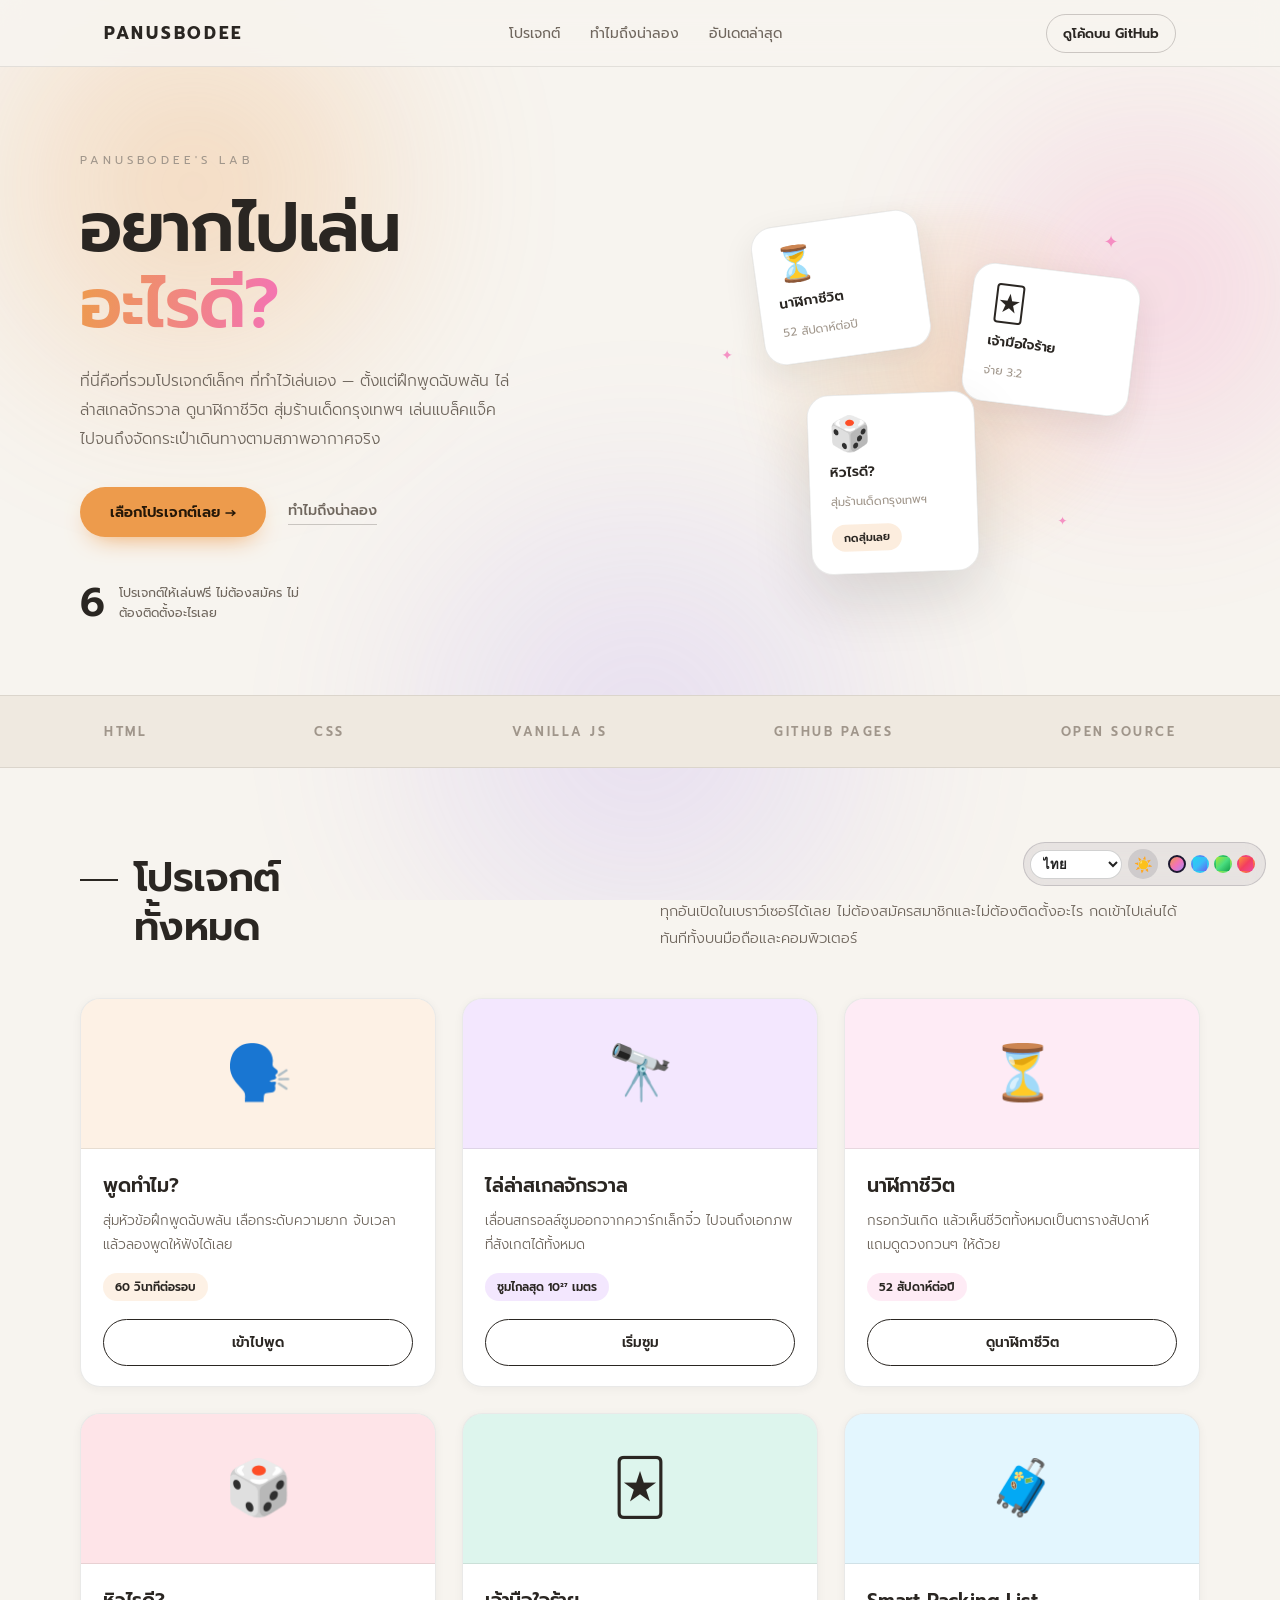
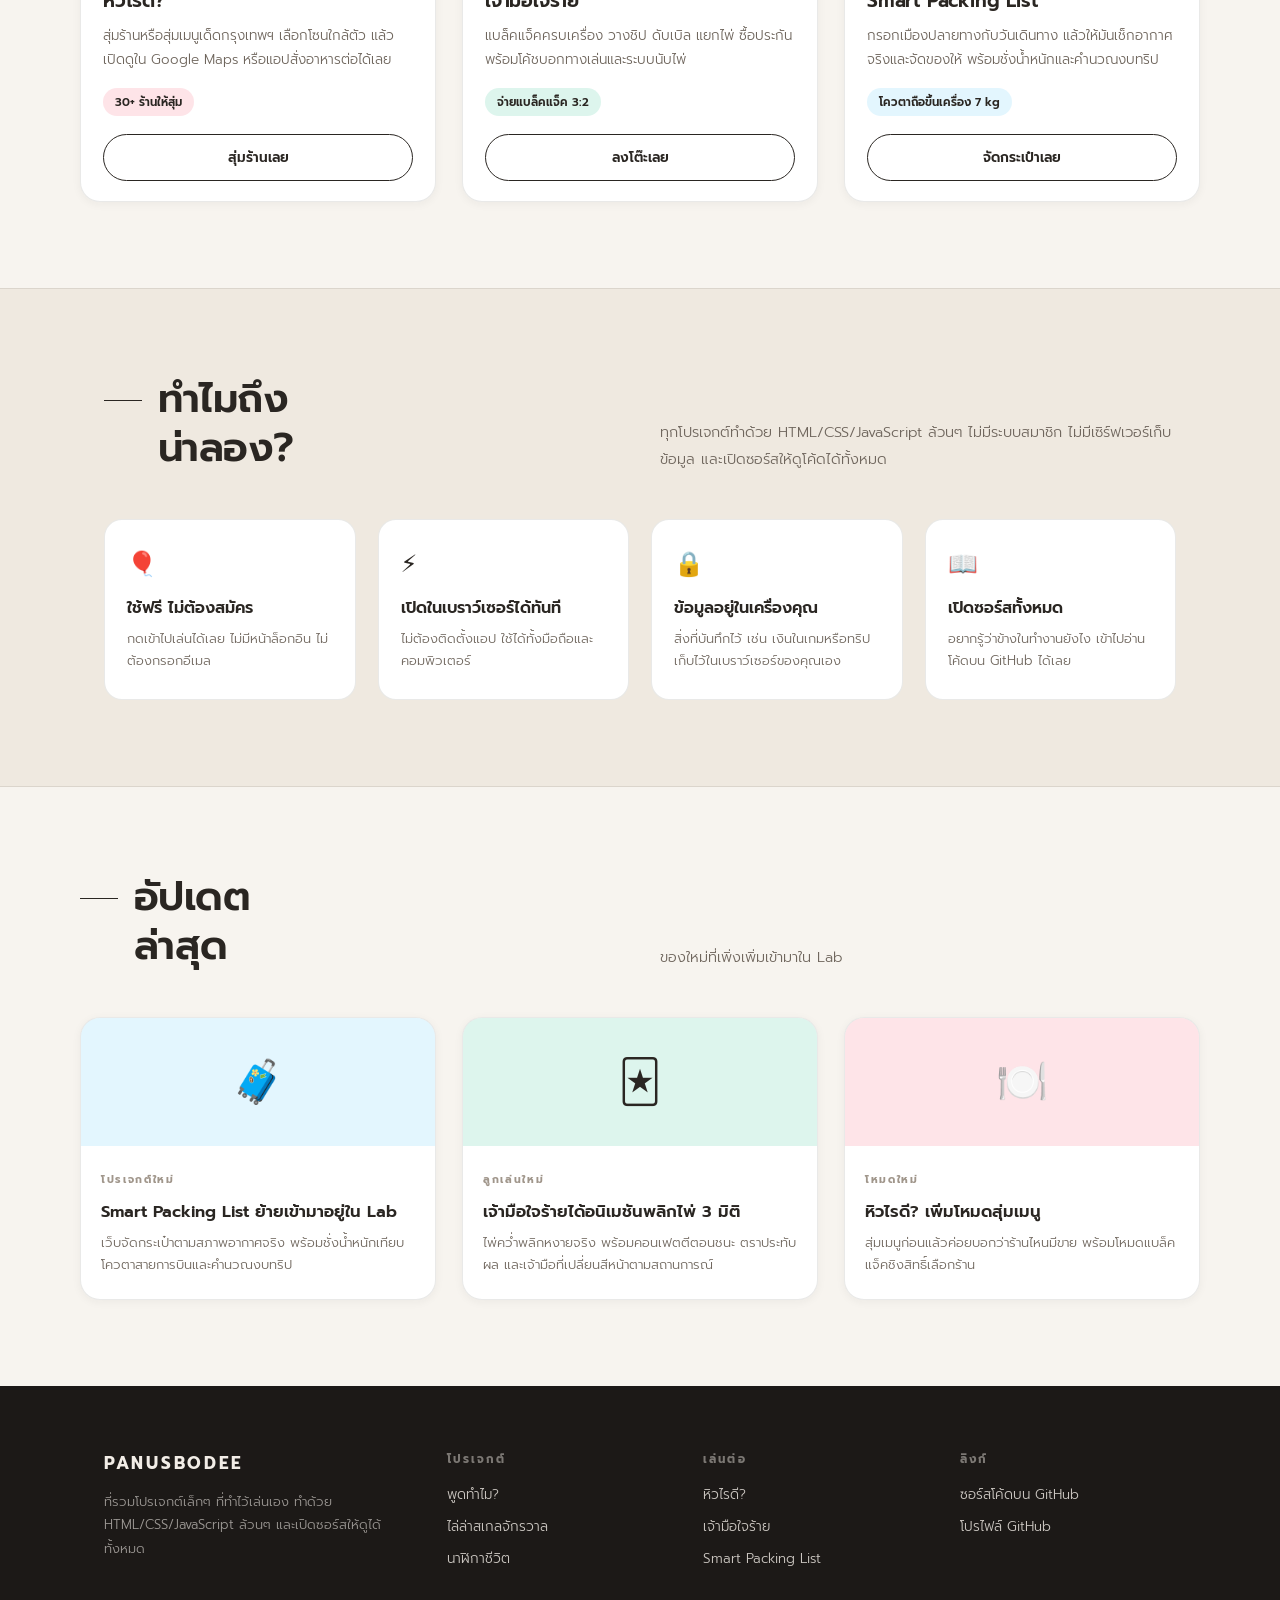
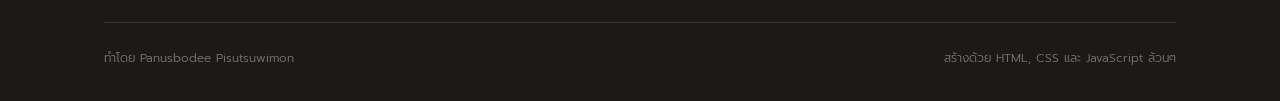
<file: index.html>
<!doctype html>
<html lang="th">
<head>
  <meta charset="UTF-8" />
  <script src="i18n.js" data-scope="home"></script>
  <script>
    // ป้องกันหน้าวูบ (FOUC): อ่านธีมที่บันทึกไว้แล้วตั้งค่าก่อนวาดหน้า ต้องรันก่อน stylesheet เสมอ
    // หน้านี้ออกแบบมาให้เป็นโทนสว่างเป็นหลัก จึงใช้สว่างเป็นค่าตั้งต้น (จะมืดก็ต่อเมื่อผู้ใช้เลือกเอง)
    (function () {
      try {
        // ตั้งค่าให้ชัดทั้งสองทาง เพราะสไตล์ของหน้านี้อ้าง [data-theme="dark"] ตรงๆ
        document.documentElement.dataset.theme =
          localStorage.getItem("vpk-theme") === "dark" ? "dark" : "light";
        var a = localStorage.getItem("vpk-accent");
        if (a && a !== "aurora") document.documentElement.dataset.accent = a;
      } catch (e) {
        document.documentElement.dataset.theme = "light";
      }
    })();
  </script>
  <meta name="viewport" content="width=device-width, initial-scale=1.0" />
  <meta name="description" content="รวมโปรเจกต์เล็กๆ ของ Panusbodee — พูดทำไม? เว็บฝึกพูดฉับพลัน, ไล่ล่าสเกลจักรวาล, นาฬิกาชีวิต, หิวไรดี? สุ่มร้านเด็ดกรุงเทพฯ, เจ้ามือใจร้าย แบล็คแจ็คครบเครื่อง และ Smart Packing List จัดกระเป๋าเดินทางตามสภาพอากาศ" />
  <meta name="author" content="Panusbodee Pisutsuwimon" />
  <meta name="theme-color" content="#f7f4ef" />
  <link rel="canonical" href="https://panusbodee-owen.github.io/vpk/" />
  <meta property="og:type" content="website" />
  <meta property="og:site_name" content="Panusbodee's Lab" />
  <meta property="og:title" content="เลือกโปรเจกต์ — Panusbodee's Lab" />
  <meta property="og:description" content="พูดทำไม? · ไล่ล่าสเกลจักรวาล · นาฬิกาชีวิต · หิวไรดี? · เจ้ามือใจร้าย · Smart Packing List" />
  <meta property="og:url" content="https://panusbodee-owen.github.io/vpk/" />
  <link rel="icon" type="image/svg+xml" href="pood/favicon.svg" />
  <link rel="apple-touch-icon" href="pood/favicon.svg" />
  <title>เลือกโปรเจกต์ — Panusbodee's Lab</title>
  <link rel="preconnect" href="https://fonts.googleapis.com" />
  <link rel="preconnect" href="https://fonts.gstatic.com" crossorigin />
  <link
    href="https://fonts.googleapis.com/css2?family=Prompt:wght@300;400;500;600;700&display=swap"
    rel="stylesheet"
  />
  <link rel="stylesheet" href="theme.css" />
  <script src="theme.js" defer></script>
  <style>
    /* ============================================================
       หน้ารวมโปรเจกต์ — โทน editorial กระดาษครีม ตัวหัวเป็นเซริฟ
       สีหลักดึงจาก theme.css (--accent-1/2) เพื่อให้ปุ่มเปลี่ยนโทนสี
       ของเว็บยังเปลี่ยนหน้านี้ได้เหมือนเดิม
       ============================================================ */
    :root {
      /* Google Sans เป็นฟอนต์ลิขสิทธิ์ที่โหลดจาก Google Fonts ไม่ได้ และไม่มีตัวอักษรไทย
         จึงใส่ไว้ตัวแรกให้เครื่องที่มีฟอนต์นี้อยู่แล้วใช้ได้เลย ที่เหลือใช้ Prompt
         ซึ่งเป็นฟอนต์เรขาคณิตหน้าตาใกล้กันและรองรับภาษาไทยครบ */
      --font-sans: "Google Sans", "Google Sans Text", "Product Sans", "Prompt", system-ui, -apple-system, sans-serif;

      --paper: #f7f4ef;
      --paper-2: #efe9e0;
      --surface: #ffffff;
      --ink: #2a2622;
      --ink-soft: #6f665d;
      --ink-faint: #a0968b;
      --line: rgba(42, 38, 34, 0.1);
      --line-strong: rgba(42, 38, 34, 0.22);
      --footer-bg: #1c1917;
      --footer-ink: #f2ede7;
      --shadow-sm: 0 2px 10px rgba(42, 38, 34, 0.05);
      --shadow-md: 0 12px 34px rgba(42, 38, 34, 0.09);
      --shadow-lg: 0 24px 60px rgba(42, 38, 34, 0.14);
    }

    :root[data-theme="dark"] {
      --paper: #141211;
      --paper-2: #1b1817;
      --surface: #242020;
      --ink: #f4efe9;
      --ink-soft: #a89c90;
      --ink-faint: #7c7168;
      --line: rgba(255, 255, 255, 0.1);
      --line-strong: rgba(255, 255, 255, 0.24);
      --footer-bg: #0c0b0a;
      --footer-ink: #f2ede7;
      --shadow-sm: none;
      --shadow-md: 0 12px 34px rgba(0, 0, 0, 0.4);
      --shadow-lg: 0 24px 60px rgba(0, 0, 0, 0.5);
    }

    * { box-sizing: border-box; }

    html { scroll-behavior: smooth; }

    section[id] { scroll-margin-top: 82px; }

    html, body {
      margin: 0;
      background: var(--paper);
      color: var(--ink);
      font-family: var(--font-sans);
      overflow-x: hidden;
      -webkit-font-smoothing: antialiased;
    }

    body { min-height: 100svh; }

    a { color: inherit; text-decoration: none; }

    .wrap {
      width: 100%;
      max-width: 1120px;
      margin: 0 auto;
      padding: 0 24px;
    }

    .serif {
      font-family: var(--font-sans);
      font-weight: 600;
      letter-spacing: -0.01em;
    }

    h1, h2, h3, .brand { font-weight: 600; }

    /* ---------- พื้นหลังเคลื่อนไหว ----------
       ชั้นนี้อยู่หลังเนื้อหาทั้งหมด (z-index 0) ส่วนเนื้อหาถูกยกขึ้น z-index 1
       ใช้สีจาก --accent-* จึงเปลี่ยนตามโทนสีที่ผู้ใช้เลือก และปิดเองเมื่อผู้ใช้
       ตั้งค่าระบบให้ลดการเคลื่อนไหว */
    .bg-fx {
      position: fixed;
      inset: 0;
      z-index: 0;
      overflow: hidden;
      pointer-events: none;
    }

    .orb {
      position: absolute;
      border-radius: 50%;
      filter: blur(72px);
      will-change: transform;
    }
    .orb-1 {
      width: 46vw; height: 46vw; min-width: 320px; min-height: 320px;
      top: -12%; left: -8%;
      background: radial-gradient(circle, var(--accent-1), transparent 68%);
      opacity: 0.34;
      animation: orb-a 26s ease-in-out infinite alternate;
    }
    .orb-2 {
      width: 40vw; height: 40vw; min-width: 280px; min-height: 280px;
      top: 4%; right: -10%;
      background: radial-gradient(circle, var(--accent-2), transparent 68%);
      opacity: 0.26;
      animation: orb-b 32s ease-in-out infinite alternate;
    }
    .orb-3 {
      width: 52vw; height: 52vw; min-width: 340px; min-height: 340px;
      bottom: -18%; left: 24%;
      background: radial-gradient(circle, var(--accent-3), transparent 70%);
      opacity: 0.22;
      animation: orb-c 38s ease-in-out infinite alternate;
    }
    :root[data-theme="dark"] .orb-1 { opacity: 0.5; }
    :root[data-theme="dark"] .orb-2 { opacity: 0.36; }
    :root[data-theme="dark"] .orb-3 { opacity: 0.3; }

    @keyframes orb-a {
      0%   { transform: translate3d(0, 0, 0) scale(1); }
      50%  { transform: translate3d(6vw, 7vh, 0) scale(1.14); }
      100% { transform: translate3d(-3vw, 12vh, 0) scale(0.94); }
    }
    @keyframes orb-b {
      0%   { transform: translate3d(0, 0, 0) scale(1.05); }
      50%  { transform: translate3d(-7vw, 9vh, 0) scale(0.9); }
      100% { transform: translate3d(-2vw, -5vh, 0) scale(1.16); }
    }
    @keyframes orb-c {
      0%   { transform: translate3d(0, 0, 0) scale(0.95); }
      50%  { transform: translate3d(8vw, -8vh, 0) scale(1.12); }
      100% { transform: translate3d(-6vw, -3vh, 0) scale(1); }
    }

    /* วงแหวนบางๆ ลอยขึ้นช้าๆ ให้พื้นหลังมีอะไรขยับตลอดเวลา */
    .ring {
      position: absolute;
      bottom: -160px;
      left: var(--rx, 50%);
      width: var(--rs, 120px);
      height: var(--rs, 120px);
      border: 1.5px solid var(--accent-2);
      border-radius: 50%;
      opacity: 0;
      will-change: transform, opacity;
      animation: ring-rise var(--rd, 30s) linear infinite;
      animation-delay: var(--rdelay, 0s);
    }
    @keyframes ring-rise {
      0%   { transform: translateY(0) rotate(0deg) scale(0.85); opacity: 0; }
      12%  { opacity: 0.18; }
      85%  { opacity: 0.1; }
      100% { transform: translateY(-118vh) rotate(180deg) scale(1.2); opacity: 0; }
    }
    :root[data-theme="dark"] .ring { border-color: var(--accent-1); }

    /* ยกเนื้อหาทั้งหมดให้อยู่เหนือชั้นพื้นหลัง */
    .nav, main, .footer { position: relative; z-index: 1; }

    /* ---------- แถบเมนูบนสุด ---------- */
    .nav {
      position: sticky;
      top: 0;
      z-index: 40;
      background: color-mix(in srgb, var(--paper) 88%, transparent);
      backdrop-filter: blur(12px);
      border-bottom: 1px solid var(--line);
    }
    .nav-inner {
      height: 66px;
      display: flex;
      align-items: center;
      justify-content: space-between;
      gap: 20px;
    }
    .brand {
      font-family: var(--font-sans);
      font-weight: 700;
      font-size: 17px;
      letter-spacing: 0.16em;
      text-transform: uppercase;
    }
    .nav-links {
      display: flex;
      gap: 30px;
      font-size: 14px;
      color: var(--ink-soft);
    }
    .nav-links a { transition: color 0.2s ease; }
    .nav-links a:hover { color: var(--ink); }
    .nav-cta {
      display: inline-flex;
      align-items: center;
      gap: 7px;
      font-size: 13px;
      font-weight: 600;
      padding: 9px 16px;
      border-radius: 999px;
      border: 1px solid var(--line-strong);
      transition: background 0.2s ease, border-color 0.2s ease;
    }
    .nav-cta:hover { background: var(--paper-2); border-color: var(--ink); }

    /* ---------- ฮีโร่ ---------- */
    .hero {
      display: grid;
      grid-template-columns: 1.05fr 0.95fr;
      gap: 48px;
      align-items: center;
      padding: 84px 0 72px;
    }

    .eyebrow {
      font-size: 11.5px;
      letter-spacing: 0.34em;
      text-transform: uppercase;
      color: var(--ink-faint);
      margin: 0 0 22px;
    }

    h1 {
      font-family: var(--font-sans);
      font-weight: 600;
      font-size: clamp(40px, 6.4vw, 68px);
      line-height: 1.12;
      letter-spacing: -0.02em;
      margin: 0;
    }
    h1 em {
      font-style: normal;
      background: linear-gradient(100deg, var(--accent-1), var(--accent-2));
      -webkit-background-clip: text;
      background-clip: text;
      color: transparent;
    }

    .lead {
      max-width: 430px;
      margin: 24px 0 0;
      font-size: 15.5px;
      line-height: 1.85;
      color: var(--ink-soft);
      font-weight: 300;
    }

    .hero-cta {
      display: flex;
      align-items: center;
      flex-wrap: wrap;
      gap: 22px;
      margin-top: 34px;
    }

    .btn-primary {
      display: inline-flex;
      align-items: center;
      gap: 9px;
      padding: 14px 30px;
      border-radius: 999px;
      background: var(--accent-1);
      color: #241708;
      font-size: 14.5px;
      font-weight: 600;
      box-shadow: 0 10px 26px -12px var(--accent-1);
      transition: transform 0.2s ease, box-shadow 0.2s ease, filter 0.2s ease;
    }
    .btn-primary:hover { transform: translateY(-2px); filter: brightness(1.04); box-shadow: 0 16px 34px -14px var(--accent-1); }

    .btn-link {
      font-size: 14.5px;
      font-weight: 500;
      color: var(--ink-soft);
      border-bottom: 1px solid var(--line-strong);
      padding-bottom: 3px;
      transition: color 0.2s ease, border-color 0.2s ease;
    }
    .btn-link:hover { color: var(--ink); border-color: var(--ink); }

    .hero-stat {
      display: flex;
      align-items: center;
      gap: 14px;
      margin-top: 46px;
    }
    .hero-stat .num {
      font-family: var(--font-sans);
      font-size: 40px;
      font-weight: 600;
      line-height: 1;
    }
    .hero-stat .txt {
      font-size: 12.5px;
      line-height: 1.6;
      color: var(--ink-soft);
      max-width: 190px;
    }

    /* ---------- ภาพประกอบฮีโร่: การ์ดโปรเจกต์ซ้อนกัน ---------- */
    .hero-art {
      position: relative;
      height: 420px;
      display: flex;
      align-items: center;
      justify-content: center;
    }
    .art-glow {
      position: absolute;
      inset: 8% 4%;
      border-radius: 50%;
      background: radial-gradient(circle at 50% 45%, color-mix(in srgb, var(--accent-1) 22%, transparent), transparent 68%);
      filter: blur(12px);
    }
    .art-card {
      position: absolute;
      width: 168px;
      padding: 22px 20px;
      border-radius: 22px;
      background: var(--surface);
      border: 1px solid var(--line);
      box-shadow: var(--shadow-md);
      display: flex;
      flex-direction: column;
      gap: 10px;
      transition: transform 0.4s cubic-bezier(0.2, 0.8, 0.3, 1);
    }
    .art-emoji { font-size: 34px; line-height: 1; }
    .art-label { font-size: 13.5px; font-weight: 600; }
    .art-sub { font-size: 11.5px; color: var(--ink-faint); }
    .art-chip {
      align-self: flex-start;
      margin-top: 4px;
      font-size: 11px;
      font-weight: 600;
      padding: 5px 12px;
      border-radius: 999px;
      background: color-mix(in srgb, var(--accent-1) 18%, transparent);
      color: var(--ink);
    }
    .art-back { transform: translate(-104px, -100px) rotate(-8deg); }
    .art-mid { transform: translate(106px, -48px) rotate(7deg); }
    .art-front { transform: translate(-52px, 96px) rotate(-2deg); box-shadow: var(--shadow-lg); }
    .hero-art:hover .art-back { transform: translate(-112px, -112px) rotate(-10deg); }
    .hero-art:hover .art-mid { transform: translate(114px, -56px) rotate(9deg); }
    .hero-art:hover .art-front { transform: translate(-52px, 88px) rotate(-1deg); }

    .sparkle {
      position: absolute;
      color: var(--accent-2);
      font-size: 18px;
      opacity: 0.75;
    }
    .sparkle.s1 { top: 12%; right: 16%; }
    .sparkle.s2 { bottom: 16%; right: 26%; font-size: 12px; }
    .sparkle.s3 { top: 40%; left: 6%; font-size: 14px; }

    /* ---------- แถบคำ ---------- */
    .strip {
      border-top: 1px solid var(--line);
      border-bottom: 1px solid var(--line);
      background: var(--paper-2);
    }
    .strip-inner {
      display: flex;
      flex-wrap: wrap;
      align-items: center;
      justify-content: space-between;
      gap: 20px 34px;
      padding: 26px 24px;
    }
    .strip-item {
      font-size: 12.5px;
      font-weight: 600;
      letter-spacing: 0.2em;
      text-transform: uppercase;
      color: var(--ink-faint);
    }

    /* ---------- ส่วนเนื้อหา ---------- */
    .section { padding: 86px 0; }

    .section-head {
      display: grid;
      grid-template-columns: 1fr 1fr;
      gap: 40px;
      align-items: end;
      margin-bottom: 46px;
    }
    .section-head h2 {
      font-family: var(--font-sans);
      font-weight: 600;
      font-size: clamp(28px, 4vw, 40px);
      line-height: 1.22;
      letter-spacing: -0.015em;
      margin: 0;
      position: relative;
      padding-left: 54px;
    }
    .section-head h2::before {
      content: "";
      position: absolute;
      left: 0;
      top: 0.62em;
      width: 38px;
      height: 1.5px;
      background: var(--ink);
    }
    .section-head p {
      margin: 0;
      font-size: 14.5px;
      line-height: 1.85;
      color: var(--ink-soft);
      font-weight: 300;
    }

    /* ---------- การ์ดโปรเจกต์ ---------- */
    .grid {
      display: grid;
      grid-template-columns: repeat(3, 1fr);
      gap: 26px;
    }

    .p-card {
      display: flex;
      flex-direction: column;
      border-radius: 20px;
      background: var(--surface);
      border: 1px solid var(--line);
      box-shadow: var(--shadow-sm);
      overflow: hidden;
      transition: transform 0.25s ease, box-shadow 0.25s ease, border-color 0.25s ease;
    }
    .p-card:hover {
      transform: translateY(-6px);
      box-shadow: var(--shadow-md);
      border-color: var(--line-strong);
    }

    .p-thumb {
      height: 150px;
      display: flex;
      align-items: center;
      justify-content: center;
      font-size: 54px;
      background: var(--tile);
      border-bottom: 1px solid var(--line);
    }

    .p-body {
      display: flex;
      flex-direction: column;
      flex: 1;
      padding: 22px 22px 20px;
    }
    .p-body h3 {
      font-family: var(--font-sans);
      font-weight: 600;
      font-size: 19px;
      margin: 0 0 9px;
      letter-spacing: -0.01em;
    }
    .p-body p {
      margin: 0 0 16px;
      font-size: 13.5px;
      line-height: 1.78;
      color: var(--ink-soft);
      font-weight: 300;
      flex: 1;
    }
    .p-stat {
      align-self: flex-start;
      font-size: 11.5px;
      font-weight: 600;
      color: var(--accent-strong, var(--ink));
      padding: 5px 12px;
      border-radius: 999px;
      background: var(--tile);
      margin-bottom: 18px;
    }
    .p-btn {
      display: block;
      text-align: center;
      padding: 12px 18px;
      border-radius: 999px;
      border: 1px solid var(--ink);
      font-size: 13.5px;
      font-weight: 600;
      transition: background 0.2s ease, color 0.2s ease;
    }
    .p-card:hover .p-btn { background: var(--ink); color: var(--paper); }

    /* ---------- ทำไมถึงน่าลอง ---------- */
    .why { background: var(--paper-2); border-top: 1px solid var(--line); border-bottom: 1px solid var(--line); }
    .why-grid {
      display: grid;
      grid-template-columns: repeat(4, 1fr);
      gap: 22px;
    }
    .why-item {
      padding: 26px 22px;
      border-radius: 18px;
      background: var(--surface);
      border: 1px solid var(--line);
    }
    .why-item .ico { font-size: 24px; }
    .why-item h3 {
      font-family: var(--font-sans);
      font-size: 16px;
      font-weight: 600;
      margin: 14px 0 8px;
    }
    .why-item p {
      margin: 0;
      font-size: 13px;
      line-height: 1.75;
      color: var(--ink-soft);
      font-weight: 300;
    }

    /* ---------- อัปเดตล่าสุด ---------- */
    .updates { display: grid; grid-template-columns: repeat(3, 1fr); gap: 26px; }
    .u-card {
      border-radius: 20px;
      overflow: hidden;
      background: var(--surface);
      border: 1px solid var(--line);
      box-shadow: var(--shadow-sm);
      transition: transform 0.25s ease, box-shadow 0.25s ease;
    }
    .u-card:hover { transform: translateY(-5px); box-shadow: var(--shadow-md); }
    .u-thumb {
      height: 128px;
      display: flex;
      align-items: center;
      justify-content: center;
      font-size: 42px;
      background: var(--tile);
    }
    .u-body { padding: 20px 20px 22px; }
    .u-tag {
      font-size: 10.5px;
      font-weight: 700;
      letter-spacing: 0.16em;
      text-transform: uppercase;
      color: var(--ink-faint);
    }
    .u-body h3 {
      font-family: var(--font-sans);
      font-size: 16.5px;
      font-weight: 600;
      margin: 10px 0 8px;
      line-height: 1.45;
    }
    .u-body p {
      margin: 0;
      font-size: 13px;
      line-height: 1.75;
      color: var(--ink-soft);
      font-weight: 300;
    }

    /* ---------- ฟุตเตอร์ ---------- */
    .footer {
      background: var(--footer-bg);
      color: var(--footer-ink);
      padding: 64px 0 34px;
    }
    .footer-top {
      display: grid;
      grid-template-columns: 1.4fr 1fr 1fr 1fr;
      gap: 40px;
      padding-bottom: 42px;
      border-bottom: 1px solid rgba(255, 255, 255, 0.12);
    }
    .footer .brand { color: var(--footer-ink); display: inline-block; margin-bottom: 14px; }
    .footer-about {
      font-size: 13px;
      line-height: 1.8;
      color: rgba(242, 237, 231, 0.6);
      font-weight: 300;
      max-width: 280px;
      margin: 0;
    }
    .footer-col h4 {
      font-size: 11.5px;
      letter-spacing: 0.18em;
      text-transform: uppercase;
      color: rgba(242, 237, 231, 0.45);
      margin: 0 0 16px;
      font-weight: 700;
    }
    .footer-col a {
      display: block;
      font-size: 13.5px;
      color: rgba(242, 237, 231, 0.82);
      margin-bottom: 11px;
      font-weight: 300;
      transition: color 0.2s ease;
    }
    .footer-col a:hover { color: #fff; }
    .footer-bottom {
      display: flex;
      flex-wrap: wrap;
      gap: 12px;
      justify-content: space-between;
      align-items: center;
      padding-top: 26px;
      font-size: 12px;
      color: rgba(242, 237, 231, 0.45);
      font-weight: 300;
    }

    /* ---------- จอเล็ก ---------- */
    @media (max-width: 940px) {
      .hero { grid-template-columns: 1fr; gap: 20px; padding: 56px 0 48px; }
      .hero-art { height: 330px; order: -1; }
      .art-card { width: 146px; padding: 18px 16px; }
      .art-back { transform: translate(-88px, -84px) rotate(-8deg); }
      .art-mid { transform: translate(92px, -40px) rotate(7deg); }
      .art-front { transform: translate(-46px, 82px) rotate(-2deg); }
      .grid, .updates { grid-template-columns: repeat(2, 1fr); }
      .why-grid { grid-template-columns: repeat(2, 1fr); }
      .section-head { grid-template-columns: 1fr; gap: 18px; align-items: start; }
      .footer-top { grid-template-columns: 1fr 1fr; gap: 32px; }
      .nav-links { display: none; }
    }

    @media (max-width: 600px) {
      .wrap { padding: 0 18px; }
      .section { padding: 60px 0; }
      .grid, .updates, .why-grid { grid-template-columns: 1fr; }
      .footer-top { grid-template-columns: 1fr; }
      .hero-art { height: 300px; }
      .strip-inner { justify-content: center; gap: 14px 22px; }
      .strip-item { font-size: 11px; }
      .section-head h2 { padding-left: 0; }
      .section-head h2::before { display: none; }
      .brand { padding: 8px 0; }
      .btn-link { padding-top: 12px; }
      .footer-col a { padding: 10px 0; margin-bottom: 0; }
    }

    @media (prefers-reduced-motion: reduce) {
      html { scroll-behavior: auto; }
      .orb { animation: none; }
      .ring { display: none; }
      .p-card, .u-card, .art-card, .btn-primary { transition: none; }
      .hero-art:hover .art-back,
      .hero-art:hover .art-mid,
      .hero-art:hover .art-front { transform: none; }
    }
  </style>
</head>
<body>
  <div class="bg-fx" aria-hidden="true">
    <span class="orb orb-1"></span>
    <span class="orb orb-2"></span>
    <span class="orb orb-3"></span>
    <span class="ring" style="--rx: 12%; --rs: 96px;  --rd: 34s; --rdelay: -4s;"></span>
    <span class="ring" style="--rx: 34%; --rs: 156px; --rd: 46s; --rdelay: -20s;"></span>
    <span class="ring" style="--rx: 58%; --rs: 72px;  --rd: 28s; --rdelay: -12s;"></span>
    <span class="ring" style="--rx: 78%; --rs: 130px; --rd: 40s; --rdelay: -30s;"></span>
    <span class="ring" style="--rx: 92%; --rs: 88px;  --rd: 36s; --rdelay: -8s;"></span>
  </div>

  <header class="nav">
    <div class="wrap nav-inner">
      <a class="brand" href="./">Panusbodee</a>
      <nav class="nav-links">
        <a href="#projects">โปรเจกต์</a>
        <a href="#why">ทำไมถึงน่าลอง</a>
        <a href="#updates">อัปเดตล่าสุด</a>
      </nav>
      <a class="nav-cta" href="https://github.com/panusbodee-owen/vpk" target="_blank" rel="noopener noreferrer">ดูโค้ดบน GitHub</a>
    </div>
  </header>

  <main>
    <section class="wrap hero">
      <div class="hero-copy">
        <p class="eyebrow">Panusbodee's Lab</p>
        <h1>อยากไปเล่น<br /><em>อะไรดี?</em></h1>
        <p class="lead">
          ที่นี่คือที่รวมโปรเจกต์เล็กๆ ที่ทำไว้เล่นเอง — ตั้งแต่ฝึกพูดฉับพลัน
          ไล่ล่าสเกลจักรวาล ดูนาฬิกาชีวิต สุ่มร้านเด็ดกรุงเทพฯ เล่นแบล็คแจ็ค
          ไปจนถึงจัดกระเป๋าเดินทางตามสภาพอากาศจริง
        </p>
        <div class="hero-cta">
          <a class="btn-primary" href="#projects">เลือกโปรเจกต์เลย →</a>
          <a class="btn-link" href="#why">ทำไมถึงน่าลอง</a>
        </div>
        <div class="hero-stat">
          <span class="num">6</span>
          <span class="txt">โปรเจกต์ให้เล่นฟรี ไม่ต้องสมัคร ไม่ต้องติดตั้งอะไรเลย</span>
        </div>
      </div>

      <div class="hero-art" aria-hidden="true">
        <div class="art-glow"></div>
        <div class="art-card art-back">
          <span class="art-emoji">⏳</span>
          <span class="art-label">นาฬิกาชีวิต</span>
          <span class="art-sub">52 สัปดาห์ต่อปี</span>
        </div>
        <div class="art-card art-mid">
          <span class="art-emoji">🃏</span>
          <span class="art-label">เจ้ามือใจร้าย</span>
          <span class="art-sub">จ่าย 3:2</span>
        </div>
        <div class="art-card art-front">
          <span class="art-emoji">🎲</span>
          <span class="art-label">หิวไรดี?</span>
          <span class="art-sub">สุ่มร้านเด็ดกรุงเทพฯ</span>
          <span class="art-chip">กดสุ่มเลย</span>
        </div>
        <span class="sparkle s1">✦</span>
        <span class="sparkle s2">✦</span>
        <span class="sparkle s3">✦</span>
      </div>
    </section>

    <section class="strip">
      <div class="wrap strip-inner">
        <span class="strip-item">HTML</span>
        <span class="strip-item">CSS</span>
        <span class="strip-item">Vanilla JS</span>
        <span class="strip-item">GitHub Pages</span>
        <span class="strip-item">Open Source</span>
      </div>
    </section>

    <section class="wrap section" id="projects">
      <div class="section-head">
        <h2>โปรเจกต์<br />ทั้งหมด</h2>
        <p>
          ทุกอันเปิดในเบราว์เซอร์ได้เลย ไม่ต้องสมัครสมาชิกและไม่ต้องติดตั้งอะไร
          กดเข้าไปเล่นได้ทันทีทั้งบนมือถือและคอมพิวเตอร์
        </p>
      </div>

      <div class="grid">
        <a class="p-card" href="pood/" style="--tile: rgba(237, 155, 76, 0.14);">
          <div class="p-thumb">🗣️</div>
          <div class="p-body">
            <h3>พูดทำไม?</h3>
            <p>สุ่มหัวข้อฝึกพูดฉับพลัน เลือกระดับความยาก จับเวลา แล้วลองพูดให้ฟังได้เลย</p>
            <span class="p-stat">60 วินาทีต่อรอบ</span>
            <span class="p-btn">เข้าไปพูด</span>
          </div>
        </a>

        <a class="p-card" href="scale/" style="--tile: rgba(168, 85, 247, 0.14);">
          <div class="p-thumb">🔭</div>
          <div class="p-body">
            <h3>ไล่ล่าสเกลจักรวาล</h3>
            <p>เลื่อนสกรอลล์ซูมออกจากควาร์กเล็กจิ๋ว ไปจนถึงเอกภพที่สังเกตได้ทั้งหมด</p>
            <span class="p-stat">ซูมไกลสุด 10²⁷ เมตร</span>
            <span class="p-btn">เริ่มซูม</span>
          </div>
        </a>

        <a class="p-card" href="life/" style="--tile: rgba(244, 114, 182, 0.14);">
          <div class="p-thumb">⏳</div>
          <div class="p-body">
            <h3>นาฬิกาชีวิต</h3>
            <p>กรอกวันเกิด แล้วเห็นชีวิตทั้งหมดเป็นตารางสัปดาห์ แถมดูดวงกวนๆ ให้ด้วย</p>
            <span class="p-stat">52 สัปดาห์ต่อปี</span>
            <span class="p-btn">ดูนาฬิกาชีวิต</span>
          </div>
        </a>

        <a class="p-card" href="eat/" style="--tile: rgba(244, 63, 94, 0.14);">
          <div class="p-thumb">🎲</div>
          <div class="p-body">
            <h3>หิวไรดี?</h3>
            <p>สุ่มร้านหรือสุ่มเมนูเด็ดกรุงเทพฯ เลือกโซนใกล้ตัว แล้วเปิดดูใน Google Maps หรือแอปสั่งอาหารต่อได้เลย</p>
            <span class="p-stat">30+ ร้านให้สุ่ม</span>
            <span class="p-btn">สุ่มร้านเลย</span>
          </div>
        </a>

        <a class="p-card" href="blackjack/" style="--tile: rgba(16, 185, 129, 0.14);">
          <div class="p-thumb">🃏</div>
          <div class="p-body">
            <h3>เจ้ามือใจร้าย</h3>
            <p>แบล็คแจ็คครบเครื่อง วางชิป ดับเบิล แยกไพ่ ซื้อประกัน พร้อมโค้ชบอกทางเล่นและระบบนับไพ่</p>
            <span class="p-stat">จ่ายแบล็คแจ็ค 3:2</span>
            <span class="p-btn">ลงโต๊ะเลย</span>
          </div>
        </a>

        <a class="p-card" href="packing/" style="--tile: rgba(56, 189, 248, 0.14);">
          <div class="p-thumb">🧳</div>
          <div class="p-body">
            <h3>Smart Packing List</h3>
            <p>กรอกเมืองปลายทางกับวันเดินทาง แล้วให้มันเช็กอากาศจริงและจัดของให้ พร้อมชั่งน้ำหนักและคำนวณงบทริป</p>
            <span class="p-stat">โควตาถือขึ้นเครื่อง 7 kg</span>
            <span class="p-btn">จัดกระเป๋าเลย</span>
          </div>
        </a>
      </div>
    </section>

    <section class="section why" id="why">
      <div class="wrap">
        <div class="section-head">
          <h2>ทำไมถึง<br />น่าลอง?</h2>
          <p>ทุกโปรเจกต์ทำด้วย HTML/CSS/JavaScript ล้วนๆ ไม่มีระบบสมาชิก ไม่มีเซิร์ฟเวอร์เก็บข้อมูล และเปิดซอร์สให้ดูโค้ดได้ทั้งหมด</p>
        </div>
        <div class="why-grid">
          <div class="why-item">
            <div class="ico">🎈</div>
            <h3>ใช้ฟรี ไม่ต้องสมัคร</h3>
            <p>กดเข้าไปเล่นได้เลย ไม่มีหน้าล็อกอิน ไม่ต้องกรอกอีเมล</p>
          </div>
          <div class="why-item">
            <div class="ico">⚡</div>
            <h3>เปิดในเบราว์เซอร์ได้ทันที</h3>
            <p>ไม่ต้องติดตั้งแอป ใช้ได้ทั้งมือถือและคอมพิวเตอร์</p>
          </div>
          <div class="why-item">
            <div class="ico">🔒</div>
            <h3>ข้อมูลอยู่ในเครื่องคุณ</h3>
            <p>สิ่งที่บันทึกไว้ เช่น เงินในเกมหรือทริป เก็บไว้ในเบราว์เซอร์ของคุณเอง</p>
          </div>
          <div class="why-item">
            <div class="ico">📖</div>
            <h3>เปิดซอร์สทั้งหมด</h3>
            <p>อยากรู้ว่าข้างในทำงานยังไง เข้าไปอ่านโค้ดบน GitHub ได้เลย</p>
          </div>
        </div>
      </div>
    </section>

    <section class="wrap section" id="updates">
      <div class="section-head">
        <h2>อัปเดต<br />ล่าสุด</h2>
        <p>ของใหม่ที่เพิ่งเพิ่มเข้ามาใน Lab</p>
      </div>
      <div class="updates">
        <a class="u-card" href="packing/" style="--tile: rgba(56, 189, 248, 0.14);">
          <div class="u-thumb">🧳</div>
          <div class="u-body">
            <span class="u-tag">โปรเจกต์ใหม่</span>
            <h3>Smart Packing List ย้ายเข้ามาอยู่ใน Lab</h3>
            <p>เว็บจัดกระเป๋าตามสภาพอากาศจริง พร้อมชั่งน้ำหนักเทียบโควตาสายการบินและคำนวณงบทริป</p>
          </div>
        </a>
        <a class="u-card" href="blackjack/" style="--tile: rgba(16, 185, 129, 0.14);">
          <div class="u-thumb">🃏</div>
          <div class="u-body">
            <span class="u-tag">ลูกเล่นใหม่</span>
            <h3>เจ้ามือใจร้ายได้อนิเมชันพลิกไพ่ 3 มิติ</h3>
            <p>ไพ่คว่ำพลิกหงายจริง พร้อมคอนเฟตตีตอนชนะ ตราประทับผล และเจ้ามือที่เปลี่ยนสีหน้าตามสถานการณ์</p>
          </div>
        </a>
        <a class="u-card" href="eat/" style="--tile: rgba(244, 63, 94, 0.14);">
          <div class="u-thumb">🍽️</div>
          <div class="u-body">
            <span class="u-tag">โหมดใหม่</span>
            <h3>หิวไรดี? เพิ่มโหมดสุ่มเมนู</h3>
            <p>สุ่มเมนูก่อนแล้วค่อยบอกว่าร้านไหนมีขาย พร้อมโหมดแบล็คแจ็คชิงสิทธิ์เลือกร้าน</p>
          </div>
        </a>
      </div>
    </section>
  </main>

  <footer class="footer">
    <div class="wrap">
      <div class="footer-top">
        <div>
          <a class="brand" href="./">Panusbodee</a>
          <p class="footer-about">
            ที่รวมโปรเจกต์เล็กๆ ที่ทำไว้เล่นเอง ทำด้วย HTML/CSS/JavaScript ล้วนๆ
            และเปิดซอร์สให้ดูได้ทั้งหมด
          </p>
        </div>
        <div class="footer-col">
          <h4>โปรเจกต์</h4>
          <a href="pood/">พูดทำไม?</a>
          <a href="scale/">ไล่ล่าสเกลจักรวาล</a>
          <a href="life/">นาฬิกาชีวิต</a>
        </div>
        <div class="footer-col">
          <h4>เล่นต่อ</h4>
          <a href="eat/">หิวไรดี?</a>
          <a href="blackjack/">เจ้ามือใจร้าย</a>
          <a href="packing/">Smart Packing List</a>
        </div>
        <div class="footer-col">
          <h4>ลิงก์</h4>
          <a href="https://github.com/panusbodee-owen/vpk" target="_blank" rel="noopener noreferrer">ซอร์สโค้ดบน GitHub</a>
          <a href="https://github.com/panusbodee-owen" target="_blank" rel="noopener noreferrer">โปรไฟล์ GitHub</a>
        </div>
      </div>
      <div class="footer-bottom">
        <span>ทำโดย Panusbodee Pisutsuwimon</span>
        <span>สร้างด้วย HTML, CSS และ JavaScript ล้วนๆ</span>
      </div>
    </div>
  </footer>
</body>
</html>
</file>
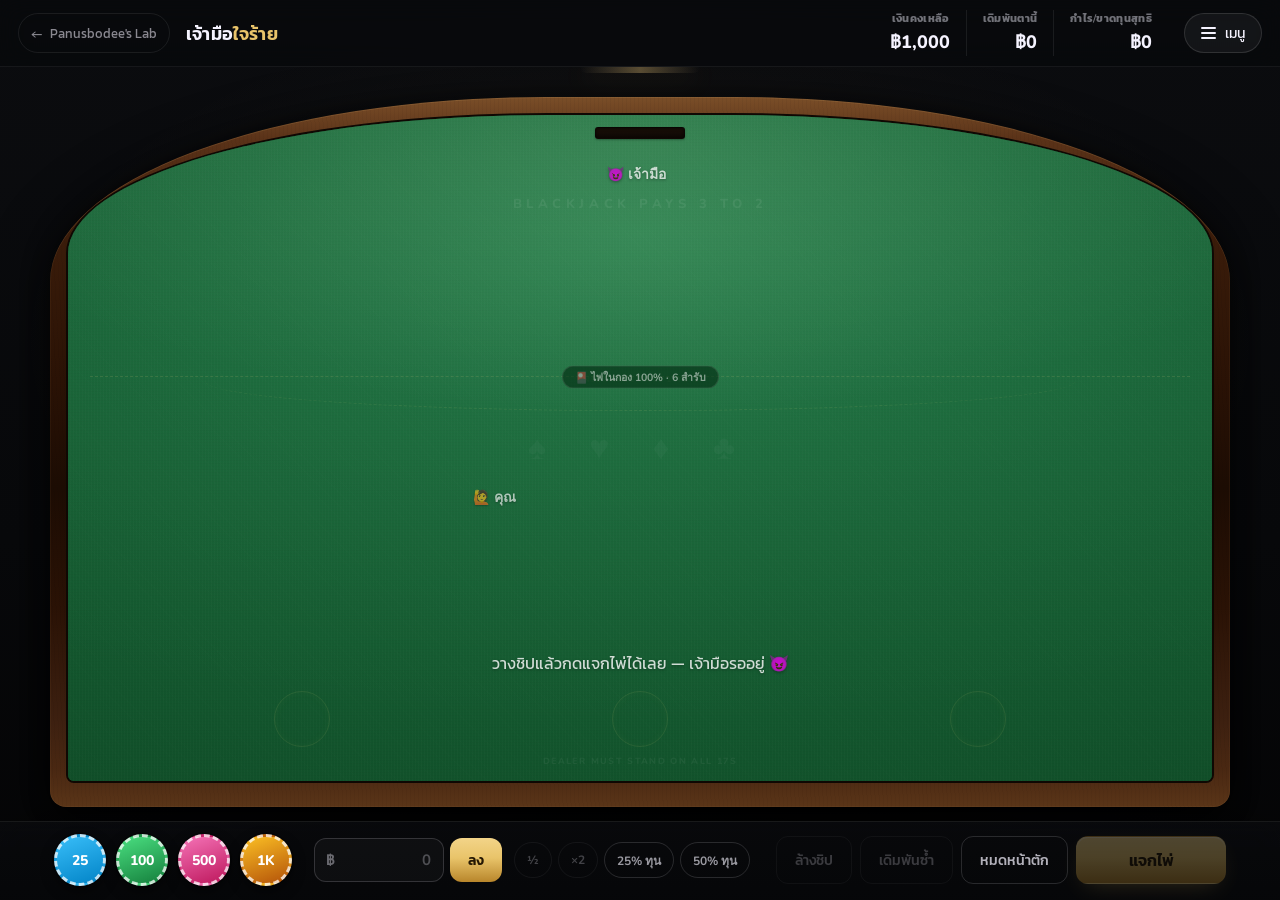
<file: blackjack/index.html>
<!doctype html>
<html lang="th">
<head>
  <meta charset="UTF-8" />
  <script src="../i18n.js" data-scope="blackjack"></script>
  <script>
    // ป้องกันหน้าวูบ (FOUC): อ่านธีมที่บันทึกไว้แล้วตั้งค่าก่อนวาดหน้า ต้องรันก่อน stylesheet เสมอ
    (function () {
      try {
        if (localStorage.getItem("vpk-theme") !== "dark") document.documentElement.dataset.theme = "light";
        var a = localStorage.getItem("vpk-accent");
        if (a && a !== "aurora") document.documentElement.dataset.accent = a;
      } catch (e) {}
    })();
  </script>
  <meta name="viewport" content="width=device-width, initial-scale=1.0" />
  <meta name="description" content="เจ้ามือใจร้าย — แบล็คแจ็คครบเครื่องเล่นในเบราว์เซอร์ มีเดิมพันชิป ดับเบิลดาวน์ แยกไพ่ ประกัน ยอมแพ้ โค้ชบอกทางเล่นตามตำราเป๊ะ ระบบนับไพ่ Hi-Lo สถิติ เหรียญรางวัล และแป้นลัด เล่นฟรีไม่ต้องสมัคร" />
  <meta name="author" content="Panusbodee Pisutsuwimon" />
  <meta name="theme-color" content="#0b1022" />
  <link rel="canonical" href="https://panusbodee-owen.github.io/vpk/blackjack/" />
  <meta property="og:type" content="website" />
  <meta property="og:site_name" content="เจ้ามือใจร้าย" />
  <meta property="og:title" content="เจ้ามือใจร้าย — แบล็คแจ็คครบเครื่อง" />
  <meta property="og:description" content="เดิมพันชิป ดับเบิล แยกไพ่ ประกัน ยอมแพ้ พร้อมโค้ชบอกทางเล่นและระบบนับไพ่ Hi-Lo" />
  <meta property="og:url" content="https://panusbodee-owen.github.io/vpk/blackjack/" />
  <link rel="icon" type="image/svg+xml" href="../pood/favicon.svg" />
  <title>เจ้ามือใจร้าย — แบล็คแจ็คครบเครื่อง</title>
  <link rel="preconnect" href="https://fonts.googleapis.com" />
  <link rel="preconnect" href="https://fonts.gstatic.com" crossorigin />
  <link
    href="https://fonts.googleapis.com/css2?family=Kanit:wght@300;400;500;600;700&family=Nunito:wght@400;600;700;800&display=swap"
    rel="stylesheet"
  />
  <link rel="stylesheet" href="../theme.css" />
  <link rel="stylesheet" href="styles.css" />
  <script src="../theme.js" defer></script>
</head>
<body class="bj">
  <div id="fxLayer" class="fx-layer" aria-hidden="true"></div>
  <div id="toastLayer" class="toast-layer" aria-hidden="true"></div>

  <div class="room">
    <header class="topbar">
      <a class="back-link" href="../" title="กลับหน้ารวมโปรเจกต์" aria-label="กลับหน้ารวมโปรเจกต์">
        <span class="back-arrow" aria-hidden="true">&larr;</span><span class="back-text">Panusbodee's Lab</span>
      </a>
      <h1 class="brand">เจ้ามือ<span>ใจร้าย</span></h1>

      <div class="hud">
        <div class="hud-item">
          <span class="hud-label">เงินคงเหลือ</span>
          <span id="bankroll" class="hud-value">฿0</span>
        </div>
        <div class="hud-item">
          <span class="hud-label">เดิมพันตานี้</span>
          <span id="betDisplay" class="hud-value">฿0</span>
        </div>
        <div class="hud-item">
          <span class="hud-label">กำไร/ขาดทุนสุทธิ</span>
          <span id="netDisplay" class="hud-value">฿0</span>
        </div>
      </div>

      <button type="button" id="menuBtn" class="menu-btn" aria-expanded="false" aria-controls="drawer">
        <span class="menu-icon" aria-hidden="true"></span><span class="menu-text">เมนู</span>
      </button>
    </header>

    <main class="stage">
      <div class="casino-scene">
        <p id="streakFlame" class="streak-flame" hidden></p>
        <div class="table-rail">
          <section id="gameTable" class="table" aria-label="โต๊ะไพ่">
            <div class="felt-texture" aria-hidden="true"></div>
            <div class="felt-markings" aria-hidden="true">
              <span class="felt-text felt-pays">BLACKJACK PAYS 3 TO 2</span>
              <span class="felt-text felt-suits">♠ ♥ ♦ ♣</span>
              <span class="felt-text felt-rule">DEALER MUST STAND ON ALL 17s</span>
              <span class="felt-arc"></span>
              <span class="felt-text felt-insurance">INSURANCE PAYS 2 TO 1</span>
              <span class="felt-spot felt-spot-l"></span>
              <span class="felt-spot felt-spot-c"></span>
              <span class="felt-spot felt-spot-r"></span>
            </div>
            <div id="feltBet" class="felt-bet" aria-hidden="true">
              <div id="feltBetStack" class="felt-bet-stack"></div>
              <span id="feltBetAmount" class="felt-bet-amount"></span>
            </div>
            <div class="table-spotlight" aria-hidden="true"></div>
            <div class="chip-tray" aria-hidden="true"></div>
            <div class="table-inner">
              <div class="seat seat-dealer">
                <div class="seat-label">
                  <span><span id="dealerMood" class="dealer-mood">😈</span> เจ้ามือ</span>
                  <span id="dealerScore" class="seat-score"></span>
                </div>
                <div id="dealerCards" class="cards-row"></div>
              </div>

              <div class="table-divider"><span id="shoeInfo" class="shoe-info"></span></div>

              <div id="playerSeats" class="player-seats"></div>

              <p id="message" class="table-message" role="status" aria-live="polite"></p>
            </div>
          </section>
        </div>
      </div>

      <div class="dock">
        <div class="assist">
          <p id="coachTip" class="coach-tip" hidden></p>
          <p id="countInfo" class="count-info" hidden></p>
        </div>

        <div id="bettingPanel" class="panel panel-bet">
          <div class="panel-label sr-only">วางเดิมพัน</div>
          <div class="bet-controls">
            <div id="chipRow" class="chip-row" role="group" aria-label="เลือกชิป">
              <button type="button" class="chip chip-25" data-chip="25">25</button>
              <button type="button" class="chip chip-100" data-chip="100">100</button>
              <button type="button" class="chip chip-500" data-chip="500">500</button>
              <button type="button" class="chip chip-1000" data-chip="1000">1K</button>
            </div>
            <div id="betStack" class="bet-stack" aria-hidden="true"></div>

            <div class="bet-custom">
              <label class="bet-custom-label sr-only" for="betInput">หรือกำหนดเอง</label>
              <div class="bet-custom-row">
                <span class="bet-input-wrap">
                  <span class="bet-input-prefix" aria-hidden="true">฿</span>
                  <input type="number" id="betInput" class="bet-input" min="25" step="25"
                         inputmode="numeric" placeholder="0" aria-label="จำนวนเงินเดิมพัน">
                </span>
                <button type="button" id="setBetBtn" class="btn btn-set">ลง</button>
              </div>
              <div class="bet-quick" role="group" aria-label="ปรับเดิมพันแบบเร็ว">
                <button type="button" class="btn-quick" data-bet-mult="0.5">½</button>
                <button type="button" class="btn-quick" data-bet-mult="2">×2</button>
                <button type="button" class="btn-quick" data-bet-pct="0.25">25% ทุน</button>
                <button type="button" class="btn-quick" data-bet-pct="0.5">50% ทุน</button>
              </div>
            </div>
          </div>

          <div class="panel-actions">
            <button type="button" id="clearBetBtn" class="btn btn-ghost">ล้างชิป</button>
            <button type="button" id="rebetBtn" class="btn btn-ghost">เดิมพันซ้ำ</button>
            <button type="button" id="allInBtn" class="btn btn-ghost">หมดหน้าตัก</button>
            <button type="button" id="dealBtn" class="btn btn-primary btn-deal">แจกไพ่</button>
          </div>
          <button type="button" id="brokeBtn" class="btn btn-ghost broke-btn" hidden>เงินไม่พอวางชิปแล้ว — ขอเจ้ามืออีก ฿500</button>
        </div>

        <div id="insurancePanel" class="panel panel-insurance" hidden>
          <div class="panel-label">เจ้ามือเปิดเอซ — ซื้อประกันไหม? (จ่ายครึ่งเดิมพัน ได้คืน 2:1 ถ้าเจ้ามือแบล็คแจ็ค)</div>
          <div class="panel-actions">
            <button type="button" id="insuranceYesBtn" class="btn btn-primary">ซื้อประกัน <span id="insuranceCost"></span></button>
            <button type="button" id="insuranceNoBtn" class="btn btn-ghost">ไม่เอา</button>
          </div>
        </div>

        <div id="actionPanel" class="panel panel-action" hidden>
          <div class="panel-label sr-only">ตาของคุณ</div>
          <div class="panel-actions">
            <button type="button" id="hitBtn" class="btn btn-act" data-key="H">ขอเพิ่ม <kbd>H</kbd></button>
            <button type="button" id="standBtn" class="btn btn-act" data-key="S">พอแล้ว <kbd>S</kbd></button>
            <button type="button" id="doubleBtn" class="btn btn-act" data-key="D">ดับเบิล <kbd>D</kbd></button>
            <button type="button" id="splitBtn" class="btn btn-act" data-key="P">แยกไพ่ <kbd>P</kbd></button>
            <button type="button" id="surrenderBtn" class="btn btn-act" data-key="R">ยอมแพ้ <kbd>R</kbd></button>
          </div>
        </div>
      </div>
    </main>
  </div>

  <div id="drawerScrim" class="drawer-scrim" hidden></div>
  <aside id="drawer" class="drawer" aria-label="เมนู" aria-hidden="true" inert>
    <div class="drawer-head">
      <span class="drawer-title">เมนู</span>
      <button type="button" id="drawerClose" class="drawer-close" aria-label="ปิดเมนู">&times;</button>
    </div>

    <p class="sub">
      แบล็คแจ็คครบเครื่องแบบโต๊ะจริง — วางชิป ดับเบิลดาวน์ แยกไพ่ ซื้อประกัน ยอมแพ้ได้ครบ
      พร้อมโค้ชบอกทางเล่นตามตำรา ระบบนับไพ่ Hi-Lo สถิติ และเหรียญรางวัลให้เก็บ
    </p>

    <section class="drawer-section" aria-label="ตั้งค่า">
      <div class="section-title">ตั้งค่า</div>
      <div class="settings" role="group" aria-label="ตั้งค่า">
        <button type="button" id="soundToggle" class="toggle">เสียง: เปิด</button>
        <button type="button" id="coachToggle" class="toggle">โค้ช: ปิด</button>
        <button type="button" id="countToggle" class="toggle">นับไพ่: ปิด</button>
        <button type="button" id="speedToggle" class="toggle">ความเร็ว: ปกติ</button>
        <button type="button" id="fxToggle" class="toggle">เอฟเฟกต์: เปิด</button>
      </div>
      <div class="widget-slot" data-widget-slot></div>
    </section>

    <section class="drawer-section history-wrap" aria-label="10 ตาล่าสุด">
      <span class="history-label section-title">10 ตาล่าสุด:</span>
      <div id="history" class="history"></div>
    </section>

    <section class="drawer-section stats-card" aria-label="สถิติการเล่น">
      <div class="stats-title section-title">สถิติของคุณ</div>
      <div class="stats-grid">
        <div class="stat"><div id="statHands" class="stat-value">0</div><div class="stat-label">ตาที่เล่น</div></div>
        <div class="stat"><div id="statWinRate" class="stat-value">0%</div><div class="stat-label">อัตราชนะ</div></div>
        <div class="stat"><div id="statStreak" class="stat-value">0</div><div class="stat-label">ชนะติดกันสูงสุด</div></div>
        <div class="stat"><div id="statPeak" class="stat-value">฿0</div><div class="stat-label">เงินสูงสุดที่เคยมี</div></div>
        <div class="stat"><div id="statBj" class="stat-value">0</div><div class="stat-label">แบล็คแจ็คที่ได้</div></div>
        <div class="stat"><div id="statBiggest" class="stat-value">฿0</div><div class="stat-label">ชนะรวดเดียวสูงสุด</div></div>
      </div>
    </section>

    <section class="drawer-section stats-card" aria-label="เหรียญรางวัล">
      <div class="stats-title section-title">เหรียญรางวัล <span id="badgeCount" class="badge-count"></span></div>
      <div id="badges" class="badges"></div>
    </section>

    <section class="drawer-section stats-card leaderboard-card" aria-label="ลีดเดอร์บอร์ด">
      <div class="stats-title section-title">ลีดเดอร์บอร์ด <span id="lbCount" class="badge-count"></span></div>
      <div class="lb-subtitle">สถิติที่ดีที่สุดของคุณ</div>
      <div id="leaderboard" class="leaderboard"></div>
      <div class="lb-actions">
        <button type="button" id="saveLbBtn" class="btn btn-primary lb-save-btn">บันทึกเซสชันนี้</button>
        <button type="button" id="clearLbBtn" class="btn btn-ghost">ล้างลีดเดอร์บอร์ด</button>
      </div>
    </section>

    <details class="drawer-section rules">
      <summary>กติกาโต๊ะนี้ &amp; แป้นลัด</summary>
      <ul>
        <li>ใช้ไพ่ 6 สำรับ สับใหม่เมื่อจ่ายไปแล้วประมาณ 75% ของกอง</li>
        <li>แบล็คแจ็ค (21 จากสองใบแรก) จ่าย <b>3:2</b> · ชนะปกติจ่าย <b>1:1</b> · เสมอได้เดิมพันคืน</li>
        <li>เจ้ามือจั่วจนถึง 17 แล้วหยุดทุกกรณี รวมทั้ง 17 อ่อน (S17)</li>
        <li><b>ดับเบิลดาวน์</b>: ได้เฉพาะตอนมีไพ่ 2 ใบ วางเพิ่มเท่าเดิมพันแล้วรับไพ่อีกใบเดียว</li>
        <li><b>แยกไพ่</b>: ไพ่แต้มเท่ากันแยกได้สูงสุด 4 มือ · แยกเอซได้ไพ่มือละใบเดียว · 21 จากไพ่ที่แยกนับเป็น 21 ธรรมดา ไม่ใช่แบล็คแจ็ค</li>
        <li><b>ประกัน</b>: เลือกได้เมื่อเจ้ามือเปิดเอซ จ่ายครึ่งเดิมพัน ได้คืน 2:1 ถ้าเจ้ามือแบล็คแจ็คจริง</li>
        <li><b>ยอมแพ้</b>: ได้เฉพาะไพ่ 2 ใบแรกและยังไม่แยกไพ่ คืนเดิมพันครึ่งหนึ่ง</li>
        <li>แป้นลัด: <kbd>H</kbd> ขอเพิ่ม · <kbd>S</kbd> พอแล้ว · <kbd>D</kbd> ดับเบิล · <kbd>P</kbd> แยกไพ่ · <kbd>R</kbd> ยอมแพ้ · <kbd>Space</kbd> แจกไพ่/เล่นตาใหม่</li>
        <li>เงิน สถิติ และเหรียญทั้งหมดเก็บไว้ในเครื่องคุณเอง (localStorage) ไม่ได้ส่งไปที่ไหน — และเป็นเงินปลอมล้วนๆ ไว้เล่นสนุกเท่านั้น</li>
      </ul>
    </details>

    <button type="button" id="resetBtn" class="btn btn-ghost reset-btn">เริ่มใหม่ทั้งหมด (ล้างเงินและสถิติ)</button>
  </aside>

  <script src="script.js"></script>
</body>
</html>
</file>
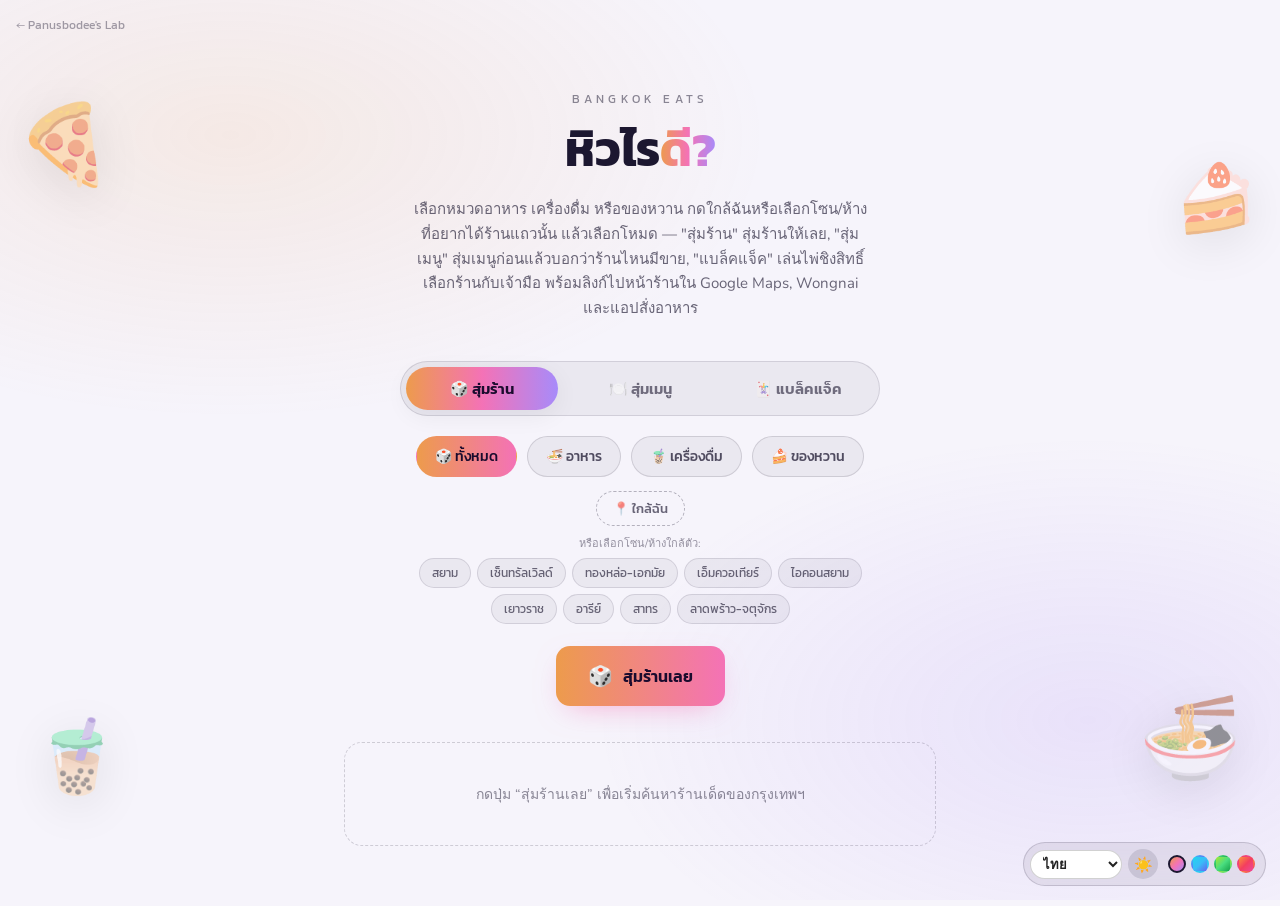
<file: eat/index.html>
<!doctype html>
<html lang="th">
<head>
  <meta charset="UTF-8" />
  <script src="../i18n.js" data-scope="eat"></script>
  <script>
    // ป้องกันหน้าวูบ (FOUC): อ่านธีมที่บันทึกไว้แล้วตั้งค่าก่อนวาดหน้า ต้องรันก่อน stylesheet เสมอ
    (function () {
      try {
        if (localStorage.getItem("vpk-theme") !== "dark") document.documentElement.dataset.theme = "light";
        var a = localStorage.getItem("vpk-accent");
        if (a && a !== "aurora") document.documentElement.dataset.accent = a;
      } catch (e) {}
    })();
  </script>
  <meta name="viewport" content="width=device-width, initial-scale=1.0" />
  <meta name="description" content="หิวไรดี? — สุ่มร้าน สุ่มเมนู หรือเล่นแบล็คแจ็คชิงสิทธิ์เลือกร้านเด็ดกรุงเทพฯ เลือกหมวดอาหาร เครื่องดื่ม หรือของหวาน กดใกล้ฉันหรือเลือกโซน/ห้างให้สุ่มเฉพาะร้านแถวนั้น พร้อมลิงก์ไปหน้าร้านใน Google Maps, Wongnai และช่องทางเปิดแอป LINE MAN, Grab, ShopeeFood" />
  <meta name="author" content="Panusbodee Pisutsuwimon" />
  <meta name="theme-color" content="#0b1022" />
  <link rel="canonical" href="https://panusbodee-owen.github.io/vpk/eat/" />
  <meta property="og:type" content="website" />
  <meta property="og:site_name" content="หิวไรดี?" />
  <meta property="og:title" content="หิวไรดี? — สุ่มร้านเด็ดกรุงเทพฯ" />
  <meta property="og:description" content="เลือกหมวดอาหาร เครื่องดื่ม หรือของหวาน แล้วกดสุ่ม พร้อมลิงก์ไปหน้าร้านใน Google Maps, Wongnai และช่องทางเปิดแอป LINE MAN, Grab, ShopeeFood" />
  <meta property="og:url" content="https://panusbodee-owen.github.io/vpk/eat/" />
  <link rel="icon" type="image/svg+xml" href="../pood/favicon.svg" />
  <title>หิวไรดี? — สุ่มร้านเด็ดกรุงเทพฯ</title>
  <link rel="preconnect" href="https://fonts.googleapis.com" />
  <link rel="preconnect" href="https://fonts.gstatic.com" crossorigin />
  <link
    href="https://fonts.googleapis.com/css2?family=Kanit:wght@300;400;500;600;700&family=Nunito:wght@400;600;700;800&display=swap"
    rel="stylesheet"
  />
  <link rel="stylesheet" href="../theme.css" />
  <link rel="stylesheet" href="styles.css" />
  <script src="../theme.js" defer></script>
</head>
<body>
  <div class="particles" aria-hidden="true">
    <span class="particle" style="--x:5%; --size:22px; --dur:25s; --delay:-6s; --drift:20px; --opacity:0.22;">🍜</span>
    <span class="particle" style="--x:13%; --size:16px; --dur:20s; --delay:-12s; --drift:-14px; --opacity:0.18;">🧋</span>
    <span class="particle" style="--x:21%; --size:26px; --dur:31s; --delay:-3s; --drift:24px; --opacity:0.16;">🍰</span>
    <span class="particle" style="--x:29%; --size:18px; --dur:22s; --delay:-16s; --drift:-18px; --opacity:0.2;">🍕</span>
    <span class="particle" style="--x:38%; --size:20px; --dur:27s; --delay:-9s; --drift:16px; --opacity:0.15;">🍣</span>
    <span class="particle" style="--x:47%; --size:15px; --dur:19s; --delay:-21s; --drift:-22px; --opacity:0.24;">🍩</span>
    <span class="particle" style="--x:55%; --size:24px; --dur:33s; --delay:-4s; --drift:14px; --opacity:0.14;">🥟</span>
    <span class="particle" style="--x:63%; --size:17px; --dur:21s; --delay:-14s; --drift:-16px; --opacity:0.2;">🧁</span>
    <span class="particle" style="--x:71%; --size:22px; --dur:28s; --delay:-8s; --drift:22px; --opacity:0.17;">🍜</span>
    <span class="particle" style="--x:79%; --size:16px; --dur:23s; --delay:-18s; --drift:-12px; --opacity:0.22;">🍕</span>
    <span class="particle" style="--x:87%; --size:19px; --dur:26s; --delay:-5s; --drift:18px; --opacity:0.16;">🍰</span>
    <span class="particle" style="--x:94%; --size:14px; --dur:20s; --delay:-11s; --drift:-20px; --opacity:0.2;">🍣</span>
    <span class="particle" style="--x:9%; --size:21px; --dur:34s; --delay:-24s; --drift:16px; --opacity:0.13;">🧋</span>
    <span class="particle" style="--x:52%; --size:13px; --dur:18s; --delay:-7s; --drift:-8px; --opacity:0.26;">🥟</span>
  </div>

  <div class="big-objects">
    <button type="button" class="big-object" tabindex="-1" aria-hidden="true"
      style="--bx:5%; --by:16%; --bsize:78px;" data-depth="0.025" data-emojis="🍕,🍔,🌮,🍟,🥪">🍕</button>
    <button type="button" class="big-object" tabindex="-1" aria-hidden="true"
      style="--bx:95%; --by:22%; --bsize:66px;" data-depth="0.018" data-emojis="🍰,🧁,🍩,🍪">🍰</button>
    <button type="button" class="big-object" tabindex="-1" aria-hidden="true"
      style="--bx:6%; --by:84%; --bsize:72px;" data-depth="0.03" data-emojis="🧋,☕,🍵,🥤">🧋</button>
    <button type="button" class="big-object" tabindex="-1" aria-hidden="true"
      style="--bx:93%; --by:82%; --bsize:82px;" data-depth="0.02" data-emojis="🍜,🍲,🍛,🍱">🍜</button>
  </div>

  <a class="back-link" href="../" title="กลับหน้ารวมโปรเจกต์">← Panusbodee's Lab</a>

  <main>
    <header class="intro">
      <p class="kicker">BANGKOK EATS</p>
      <h1>หิวไร<span>ดี?</span></h1>
      <p class="sub">
        เลือกหมวดอาหาร เครื่องดื่ม หรือของหวาน กดใกล้ฉันหรือเลือกโซน/ห้างที่อยากได้ร้านแถวนั้น แล้วเลือกโหมด —
        "สุ่มร้าน" สุ่มร้านให้เลย, "สุ่มเมนู" สุ่มเมนูก่อนแล้วบอกว่าร้านไหนมีขาย,
        "แบล็คแจ็ค" เล่นไพ่ชิงสิทธิ์เลือกร้านกับเจ้ามือ พร้อมลิงก์ไปหน้าร้านใน Google Maps, Wongnai และแอปสั่งอาหาร
      </p>
    </header>

    <div id="modeTabs" class="mode-tabs" role="group" aria-label="เลือกโหมดการสุ่ม">
      <button type="button" class="mode-tab active" data-mode="restaurant">🎲 สุ่มร้าน</button>
      <button type="button" class="mode-tab" data-mode="menu">🍽️ สุ่มเมนู</button>
      <button type="button" class="mode-tab" data-mode="blackjack">🃏 แบล็คแจ็ค</button>
    </div>

    <div id="filterButtons" class="filters" role="group" aria-label="เลือกหมวดหมู่">
      <button type="button" class="filter-btn active" data-filter="all">🎲 ทั้งหมด</button>
      <button type="button" class="filter-btn" data-filter="food">🍜 อาหาร</button>
      <button type="button" class="filter-btn" data-filter="drink">🧋 เครื่องดื่ม</button>
      <button type="button" class="filter-btn" data-filter="dessert">🍰 ของหวาน</button>
    </div>

    <div class="location-row">
      <button type="button" id="nearMeBtn" class="location-btn">📍 ใกล้ฉัน</button>

      <div class="zone-row">
        <span class="zone-label">หรือเลือกโซน/ห้างใกล้ตัว:</span>
        <div id="zoneButtons" class="zone-buttons" role="group" aria-label="เลือกโซนหรือห้าง">
          <button type="button" class="zone-btn" data-zone="siam">สยาม</button>
          <button type="button" class="zone-btn" data-zone="centralworld">เซ็นทรัลเวิลด์</button>
          <button type="button" class="zone-btn" data-zone="ekkamai">ทองหล่อ-เอกมัย</button>
          <button type="button" class="zone-btn" data-zone="emquartier">เอ็มควอเทียร์</button>
          <button type="button" class="zone-btn" data-zone="iconsiam">ไอคอนสยาม</button>
          <button type="button" class="zone-btn" data-zone="yaowarat">เยาวราช</button>
          <button type="button" class="zone-btn" data-zone="ari">อารีย์</button>
          <button type="button" class="zone-btn" data-zone="sathorn">สาทร</button>
          <button type="button" class="zone-btn" data-zone="ladprao">ลาดพร้าว-จตุจักร</button>
        </div>
      </div>

      <p id="locationSource" class="location-source" hidden></p>
      <p id="locationStatus" class="location-status" hidden></p>

      <div id="radiusRow" class="radius-row" hidden>
        <span class="radius-label">ระยะ:</span>
        <div id="radiusButtons" class="radius-buttons" role="group" aria-label="เลือกระยะทาง">
          <button type="button" class="radius-btn" data-radius="1">1 กม.</button>
          <button type="button" class="radius-btn" data-radius="3">3 กม.</button>
          <button type="button" class="radius-btn active" data-radius="5">5 กม.</button>
          <button type="button" class="radius-btn" data-radius="10">10 กม.</button>
          <button type="button" class="radius-btn" data-radius="20">20 กม.</button>
        </div>
        <p id="radiusCount" class="radius-count" hidden></p>
      </div>
    </div>

    <div id="spinWrap" class="spin-wrap">
      <button type="button" id="spinBtn" class="spin-btn">
        <span class="dice" aria-hidden="true">🎲</span>
        <span id="spinLabel">สุ่มร้านเลย</span>
      </button>
    </div>

    <section id="blackjackPanel" class="bj-panel" hidden aria-label="เกมแบล็คแจ็คชิงสิทธิ์เลือกร้าน">
      <p class="bj-hint">
        🏆 ชนะเจ้ามือ = เลือกร้านเองได้ 3 ตัวเลือก · 🤝 เสมอ = สุ่มให้ 1 ร้าน · 😈 แพ้ = เจ้ามือฟันธงร้านให้ ห้ามเถียง
        <br />ร้านที่เป็นเดิมพันอิงหมวดหมู่/โซน/ระยะที่เลือกไว้ด้านบน
        <br /><a class="bj-full-link" href="../blackjack/">🃏 อยากเล่นแบล็คแจ็คเต็มรูปแบบ (วางชิป ดับเบิล แยกไพ่ นับไพ่) ไปที่ "เจ้ามือใจร้าย" →</a>
      </p>
      <p id="bjStats" class="bj-stats"></p>

      <div class="bj-table">
        <div class="bj-side">
          <div class="bj-side-label">😈 เจ้ามือ <span id="bjDealerScore" class="bj-score"></span></div>
          <div id="bjDealerCards" class="bj-cards"></div>
        </div>
        <div class="bj-side">
          <div class="bj-side-label">🙋 คุณ <span id="bjPlayerScore" class="bj-score"></span></div>
          <div id="bjPlayerCards" class="bj-cards"></div>
        </div>
      </div>

      <p id="bjMessage" class="bj-message" role="status" aria-live="polite"></p>

      <div class="bj-actions">
        <button type="button" id="bjDealBtn" class="bj-btn is-primary">🃏 แจกไพ่</button>
        <button type="button" id="bjHitBtn" class="bj-btn" hidden>🖐️ ขอเพิ่ม</button>
        <button type="button" id="bjStandBtn" class="bj-btn" hidden>✋ พอแล้ว</button>
      </div>

      <div id="bjPrize" class="bj-prize" hidden></div>
    </section>

    <div class="result-wrap">
      <div id="emptyState" class="empty-state">
        กดปุ่ม “สุ่มร้านเลย” เพื่อเริ่มค้นหาร้านเด็ดของกรุงเทพฯ
      </div>

      <section id="resultCard" class="result-card" hidden>
        <div id="catBadge" class="cat-badge"></div>
        <h2 id="resultHeadline" class="result-name"></h2>
        <div id="resultSubline" class="result-subline" hidden></div>
        <div class="result-area">📍 <span id="resultArea"></span> <span id="resultDistance" hidden></span> <span id="resultSource" class="result-source" hidden></span></div>
        <p id="resultDesc" class="result-desc"></p>
        <div id="resultTags" class="tags"></div>

        <div id="menuSection" class="menu-section">
          <div class="menu-label-row">
            <div class="menu-label">🍽️ เมนูแนะนำ — กดเลือกเมนูที่จะสั่ง</div>
          </div>
          <div id="menuChips" class="menu-chips"></div>
          <p id="menuNote" class="menu-note" hidden>ร้านนี้มาจากข้อมูลสด ยังไม่มีเมนูแนะนำในระบบ — ลองดูเมนูใน Wongnai ด้านล่างได้เลย</p>
        </div>

        <div class="primary-links">
          <a id="mapsLink" href="#" target="_blank" rel="noopener noreferrer" class="maps-btn">
            📍 ดูร้านนี้ใน Google Maps
          </a>
          <a id="wongnaiLink" href="#" target="_blank" rel="noopener noreferrer" class="wongnai-btn">
            📖 อ่านรีวิวใน Wongnai
          </a>
        </div>

        <div class="order-label">หรือเปิดแอปสั่งอาหารแล้วค้นหาชื่อร้านต่อ</div>
        <div id="appLinks" class="app-links"></div>
        <p class="note">ปุ่ม Google Maps/Wongnai พาไปหน้าค้นหาร้านนี้โดยตรง — ปุ่มแอปด้านล่างเปิดหน้าแรกของแต่ละแอป เพราะแพลตฟอร์มสั่งอาหารเหล่านี้ไม่มีลิงก์ค้นหาสาธารณะที่พาไปหน้าร้านตรงๆ ได้</p>
      </section>
    </div>
  </main>

  <script src="script.js"></script>
</body>
</html>
</file>
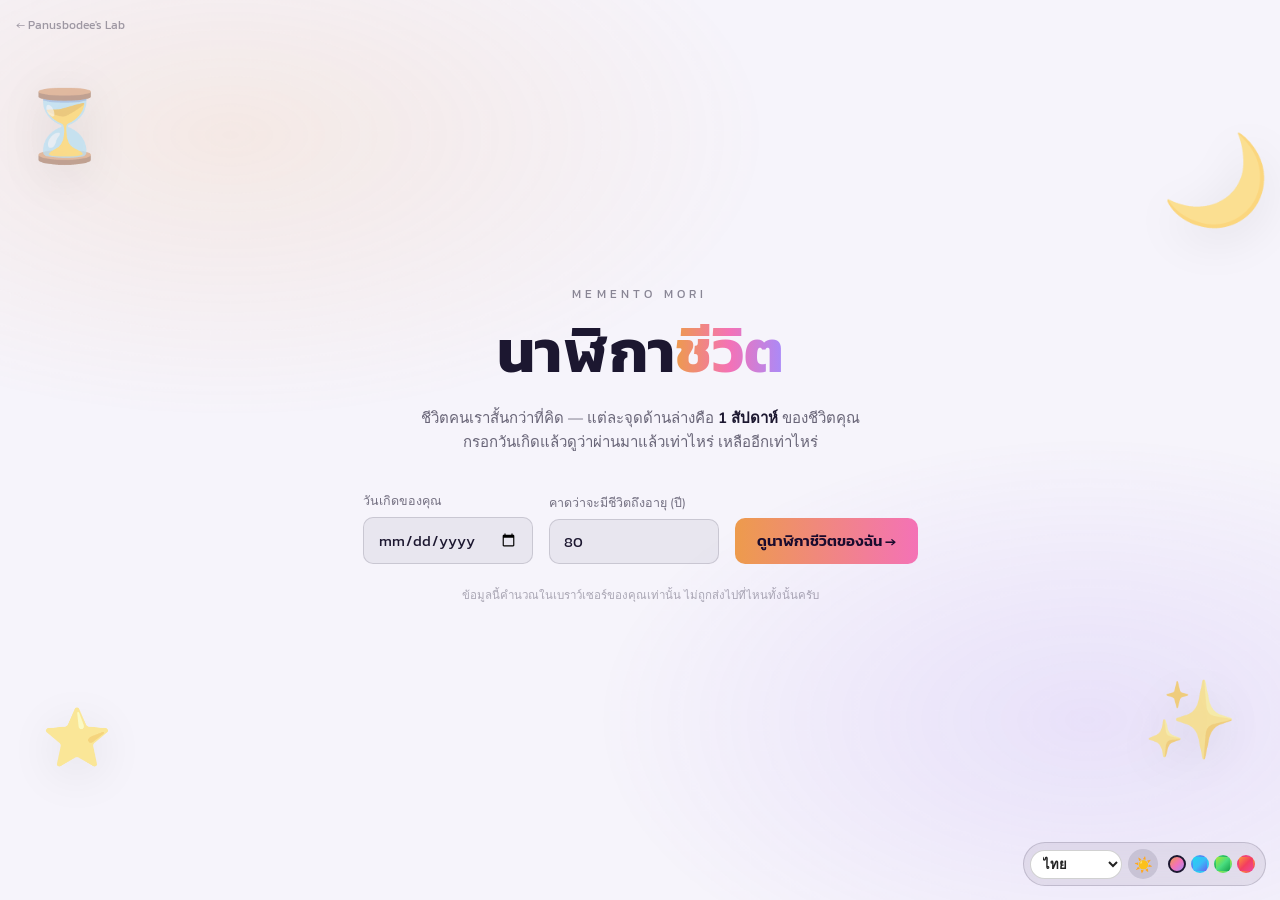
<file: life/index.html>
<!doctype html>
<html lang="th">
<head>
  <meta charset="UTF-8" />
  <script src="../i18n.js" data-scope="life"></script>
  <script>
    // ป้องกันหน้าวูบ (FOUC): อ่านธีมที่บันทึกไว้แล้วตั้งค่าก่อนวาดหน้า ต้องรันก่อน stylesheet เสมอ
    (function () {
      try {
        if (localStorage.getItem("vpk-theme") !== "dark") document.documentElement.dataset.theme = "light";
        var a = localStorage.getItem("vpk-accent");
        if (a && a !== "aurora") document.documentElement.dataset.accent = a;
      } catch (e) {}
    })();
  </script>
  <meta name="viewport" content="width=device-width, initial-scale=1.0" />
  <meta name="description" content="นาฬิกาชีวิต — เห็นชีวิตทั้งหมดของคุณเป็นตารางสัปดาห์ กรอกวันเกิดแล้วดูว่าผ่านไปแล้วเท่าไหร่ เหลืออีกเท่าไหร่" />
  <meta name="author" content="Panusbodee Pisutsuwimon" />
  <meta name="theme-color" content="#0b1022" />
  <link rel="canonical" href="https://panusbodee-owen.github.io/vpk/life/" />
  <meta property="og:type" content="website" />
  <meta property="og:site_name" content="นาฬิกาชีวิต" />
  <meta property="og:title" content="นาฬิกาชีวิต — ชีวิตคุณเป็นตารางสัปดาห์" />
  <meta property="og:description" content="กรอกวันเกิดแล้วดูว่าชีวิตผ่านไปแล้วกี่สัปดาห์ เหลืออีกกี่สัปดาห์" />
  <meta property="og:url" content="https://panusbodee-owen.github.io/vpk/life/" />
  <link rel="icon" type="image/svg+xml" href="../pood/favicon.svg" />
  <title>นาฬิกาชีวิต — ชีวิตคุณเป็นตารางสัปดาห์</title>
  <link rel="preconnect" href="https://fonts.googleapis.com" />
  <link rel="preconnect" href="https://fonts.gstatic.com" crossorigin />
  <link
    href="https://fonts.googleapis.com/css2?family=Kanit:wght@300;400;500;600;700&family=Nunito:wght@400;600;700;800&display=swap"
    rel="stylesheet"
  />
  <link rel="stylesheet" href="../theme.css" />
  <link rel="stylesheet" href="styles.css" />
  <script src="../theme.js" defer></script>
</head>
<body>
  <div class="particles" aria-hidden="true">
    <span class="particle" style="--x:4%; --size:18px; --dur:26s; --delay:-4s; --drift:18px; --opacity:0.22;">⏳</span>
    <span class="particle" style="--x:12%; --size:14px; --dur:22s; --delay:-11s; --drift:-14px; --opacity:0.18;">✨</span>
    <span class="particle" style="--x:20%; --size:24px; --dur:30s; --delay:-2s; --drift:26px; --opacity:0.16;">⭐</span>
    <span class="particle" style="--x:30%; --size:16px; --dur:19s; --delay:-15s; --drift:-10px; --opacity:0.2;">🌙</span>
    <span class="particle" style="--x:40%; --size:20px; --dur:28s; --delay:-8s; --drift:20px; --opacity:0.14;">⏰</span>
    <span class="particle" style="--x:50%; --size:15px; --dur:24s; --delay:-20s; --drift:-22px; --opacity:0.24;">✨</span>
    <span class="particle" style="--x:58%; --size:26px; --dur:32s; --delay:-5s; --drift:14px; --opacity:0.15;">⏳</span>
    <span class="particle" style="--x:66%; --size:14px; --dur:21s; --delay:-13s; --drift:-16px; --opacity:0.2;">⭐</span>
    <span class="particle" style="--x:74%; --size:22px; --dur:27s; --delay:-9s; --drift:24px; --opacity:0.17;">🌙</span>
    <span class="particle" style="--x:82%; --size:17px; --dur:23s; --delay:-17s; --drift:-12px; --opacity:0.22;">✨</span>
    <span class="particle" style="--x:90%; --size:19px; --dur:29s; --delay:-3s; --drift:18px; --opacity:0.16;">⏰</span>
    <span class="particle" style="--x:96%; --size:15px; --dur:20s; --delay:-10s; --drift:-20px; --opacity:0.2;">⭐</span>
    <span class="particle" style="--x:8%; --size:21px; --dur:33s; --delay:-22s; --drift:16px; --opacity:0.13;">⏳</span>
    <span class="particle" style="--x:45%; --size:13px; --dur:18s; --delay:-6s; --drift:-8px; --opacity:0.25;">✨</span>
  </div>

  <div class="big-objects">
    <button type="button" class="big-object" tabindex="-1" aria-hidden="true"
      style="--bx:5%; --by:14%; --bsize:70px;" data-depth="0.025" data-emojis="⏳,⌛,🕰️,⏰">⏳</button>
    <button type="button" class="big-object" tabindex="-1" aria-hidden="true"
      style="--bx:95%; --by:20%; --bsize:88px;" data-depth="0.018" data-emojis="🌙,🌛,🌜,🌕">🌙</button>
    <button type="button" class="big-object" tabindex="-1" aria-hidden="true"
      style="--bx:6%; --by:82%; --bsize:56px;" data-depth="0.03" data-emojis="⭐,🌟,💫,✨">⭐</button>
    <button type="button" class="big-object" tabindex="-1" aria-hidden="true"
      style="--bx:93%; --by:80%; --bsize:76px;" data-depth="0.02" data-emojis="✨,🌠,💫,⭐">✨</button>
  </div>

  <a class="back-link" href="../" title="กลับหน้ารวมโปรเจกต์">← Panusbodee's Lab</a>

  <main>
    <!-- หน้ากรอกข้อมูล -->
    <section id="intro" class="intro">
      <p class="kicker">MEMENTO MORI</p>
      <h1>นาฬิกา<span>ชีวิต</span></h1>
      <p class="sub">
        ชีวิตคนเราสั้นกว่าที่คิด — แต่ละจุดด้านล่างคือ <b>1 สัปดาห์</b> ของชีวิตคุณ
        กรอกวันเกิดแล้วดูว่าผ่านมาแล้วเท่าไหร่ เหลืออีกเท่าไหร่
      </p>

      <form id="lifeForm" class="form">
        <label>
          <span>วันเกิดของคุณ</span>
          <input type="date" id="birthdate" required />
        </label>
        <label>
          <span>คาดว่าจะมีชีวิตถึงอายุ (ปี)</span>
          <input type="number" id="lifespan" min="1" max="120" value="80" required />
        </label>
        <button type="submit">ดูนาฬิกาชีวิตของฉัน →</button>
      </form>

      <p class="privacy-note">ข้อมูลนี้คำนวณในเบราว์เซอร์ของคุณเท่านั้น ไม่ถูกส่งไปที่ไหนทั้งนั้นครับ</p>
    </section>

    <!-- หน้าผลลัพธ์ -->
    <section id="result" class="result" hidden>
      <button id="editBtn" class="edit-btn">← แก้ไขวันเกิด</button>

      <div class="stats">
        <div class="stat">
          <div class="stat-value" id="statLived">0</div>
          <div class="stat-label">สัปดาห์ที่ผ่านมาแล้ว</div>
        </div>
        <div class="stat">
          <div class="stat-value" id="statPercent">0%</div>
          <div class="stat-label">ของชีวิตที่วางแผนไว้</div>
        </div>
        <div class="stat">
          <div class="stat-value" id="statLeft">0</div>
          <div class="stat-label">สัปดาห์ที่เหลือ (โดยประมาณ)</div>
        </div>
      </div>

      <div class="fortune">
        <p class="fortune-title">ดวงของคุณ <span>(เอาไว้สนุกๆ นะ อย่าเชื่อจริงจัง 😄)</span></p>
        <div class="fortune-grid">
          <div class="fortune-item">
            <div class="fortune-label">วันเกิด</div>
            <div class="fortune-value" id="fortuneDay">—</div>
          </div>
          <div class="fortune-item">
            <div class="fortune-label">ราศี</div>
            <div class="fortune-value" id="fortuneZodiac">—</div>
          </div>
          <div class="fortune-item">
            <div class="fortune-label">ปีนักษัตร</div>
            <div class="fortune-value" id="fortuneAnimal">—</div>
          </div>
        </div>
        <p class="fortune-quote" id="fortuneQuote"></p>
      </div>

      <div class="grid-wrap">
        <div class="grid-scroll">
          <div id="yearLabels" class="year-labels"></div>
          <div id="weekGrid" class="week-grid"></div>
        </div>
      </div>

      <div class="legend">
        <span><i class="dot lived"></i> ผ่านมาแล้ว</span>
        <span><i class="dot now"></i> สัปดาห์นี้</span>
        <span><i class="dot future"></i> ยังไม่มาถึง</span>
      </div>

      <p class="footnote" id="footnote"></p>
    </section>
  </main>

  <script src="script.js"></script>
</body>
</html>
</file>
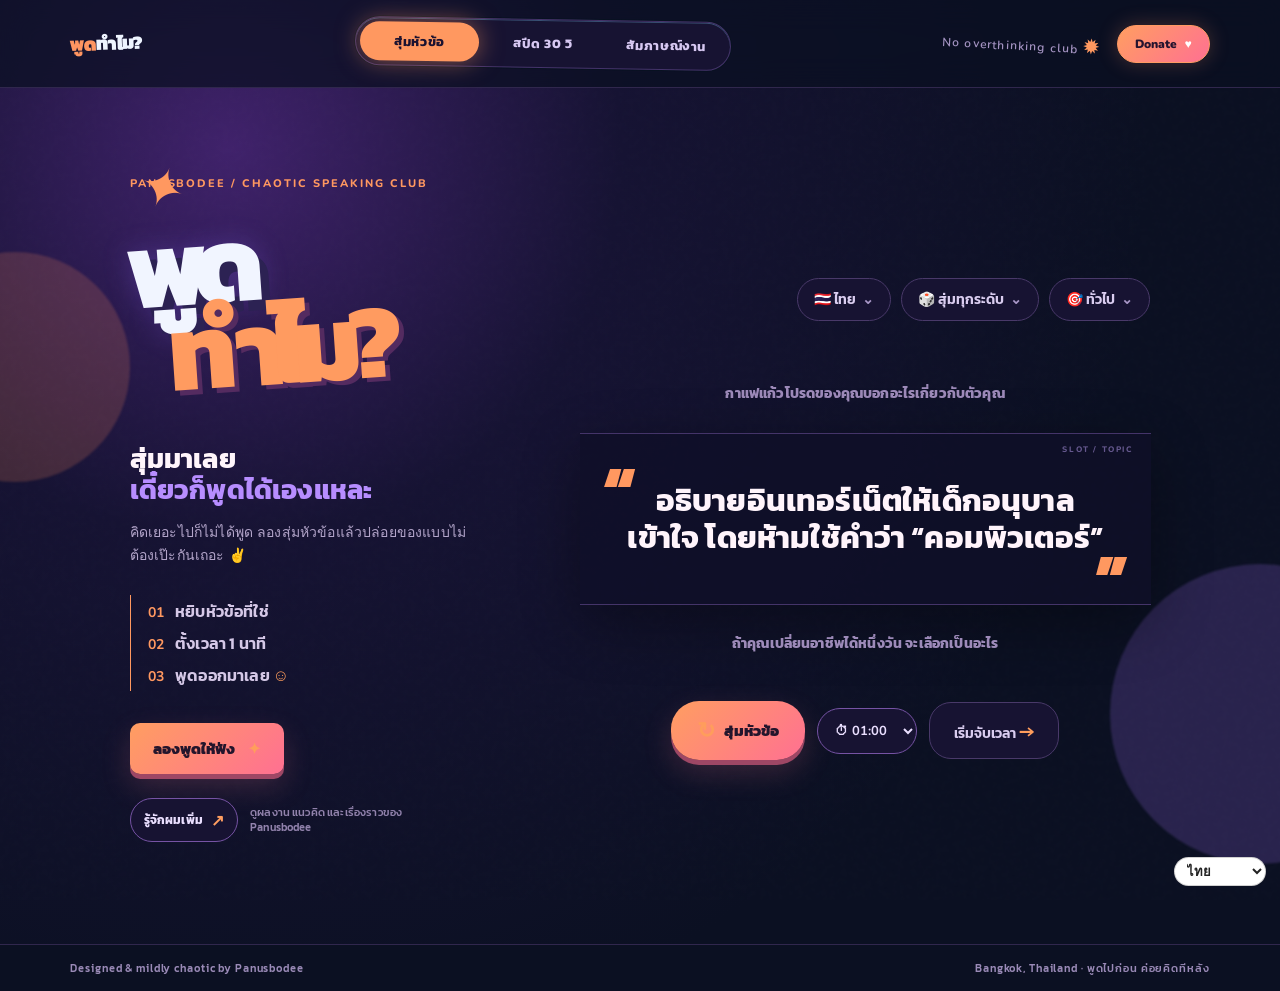
<file: pood/index.html>
<!doctype html>
<html lang="th">
<head>
  <meta charset="UTF-8" />
  <script src="../i18n.js" data-scope="pood"></script>
  <meta name="viewport" content="width=device-width, initial-scale=1.0" />
  <meta name="description" content="พูดทำไม? เว็บฝึกพูดฉับพลันฟรี สุ่มหัวข้อภาษาไทยและ English เลือกระดับความยาก จับเวลา และดู Feedback การพูดของคุณ" />
  <meta name="author" content="Panusbodee Pisutsuwimon" />
  <meta name="theme-color" content="#0b1022" />
  <link rel="canonical" href="https://panusbodee-owen.github.io/vpk/pood/" />
  <meta property="og:type" content="website" />
  <meta property="og:site_name" content="พูดทำไม?" />
  <meta property="og:title" content="พูดทำไม? — สุ่มหัวข้อฝึกพูด" />
  <meta property="og:description" content="สุ่มหัวข้อฝึกพูด เลือกระดับ จับเวลา และลองพูดให้ฟังได้ฟรี" />
  <meta property="og:url" content="https://panusbodee-owen.github.io/vpk/pood/" />
  <meta property="og:image" content="https://panusbodee-owen.github.io/vpk/pood/favicon.svg" />
  <meta name="twitter:card" content="summary" />
  <meta name="twitter:title" content="พูดทำไม? — สุ่มหัวข้อฝึกพูด" />
  <meta name="twitter:description" content="เครื่องมือฝึกพูดฉับพลันฟรีสำหรับคนที่อยากพูดให้ชัดขึ้น" />
  <meta name="twitter:image" content="https://panusbodee-owen.github.io/vpk/pood/favicon.svg" />
  <link rel="icon" type="image/svg+xml" href="favicon.svg" />
  <link rel="apple-touch-icon" href="favicon.svg" />
  <title>พูดทำไม? — สุ่มหัวข้อแล้วพูดไปก่อน</title>
  <script type="application/ld+json">{"@context":"https://schema.org","@type":"WebApplication","name":"พูดทำไม?","alternateName":"Pood Thammai","url":"https://panusbodee-owen.github.io/vpk/pood/","description":"เว็บฝึกพูดฉับพลันฟรี สุ่มหัวข้อ เลือกระดับ จับเวลา และรับ Feedback การพูด","applicationCategory":"EducationalApplication","operatingSystem":"Any","inLanguage":["th","en"],"author":{"@type":"Person","name":"Panusbodee Pisutsuwimon","url":"https://owenpanusbodee.online/?lang=en#/"},"offers":{"@type":"Offer","price":"0","priceCurrency":"THB"}}</script>
  <link rel="preconnect" href="https://fonts.googleapis.com">
  <link rel="preconnect" href="https://fonts.gstatic.com" crossorigin>
  <link href="https://fonts.googleapis.com/css2?family=Kanit:wght@400;500;600;700&family=Nunito:wght@400;600;700;800;900&display=swap" rel="stylesheet">
  <link rel="stylesheet" href="styles.css" />
  <link rel="stylesheet" href="motion.css" />
  <link rel="stylesheet" href="modern.css" />
  <link rel="stylesheet" href="fun.css" />
  <link rel="stylesheet" href="chips.css" />
  <link rel="stylesheet" href="slot.css" />
  <link rel="stylesheet" href="case-opening.css" />
  <link rel="stylesheet" href="dropdown-fix.css" />
  <link rel="stylesheet" href="donate.css" />
  <link rel="stylesheet" href="timer-fix.css" />
  <link rel="stylesheet" href="profile-link.css" />
  <link rel="stylesheet" href="feedback.css?v=42cdc46" />
  <link rel="stylesheet" href="duration.css" />
  <link rel="stylesheet" href="history.css" />
  <link rel="stylesheet" href="leaderboard.css" />
  <link rel="stylesheet" href="smooth-case.css" />
</head>
<body>
  <div class="grain"></div>
  <div class="ambient ambient-one"></div><div class="ambient ambient-two"></div>
  <header class="topbar">
    <a class="brand-mini" href="../" title="กลับหน้าแรก — เลือกโปรเจกต์"><span>พูด</span>ทำไม?</a>
    <nav class="nav-pills" aria-label="เมนูหลัก"><button class="nav-pill active" data-mode="random">สุ่มหัวข้อ</button><button class="nav-pill" data-mode="speed">สปีด 30 วิ</button><button class="nav-pill" data-mode="interview">สัมภาษณ์งาน</button></nav>
    <div class="header-actions"><div class="brand-mark">No overthinking club <span>✹</span></div><button class="donate-btn" id="donateBtn">Donate <span>♥</span></button></div>
  </header>

  <main id="top" class="layout">
    <section class="intro">
      <div class="scribble sun">✦</div>
      <p class="eyebrow">PANUSBODEE / CHAOTIC SPEAKING CLUB</p>
      <div class="logo-lockup"><div>พูด</div><div class="logo-outline">ทำไม?</div></div>
      <p class="tagline" id="modeTagline">สุ่มมาเลย<br><span>เดี๋ยวก็พูดได้เองแหละ</span></p>
      <p class="personal-note" id="personalNote">คิดเยอะไปก็ไม่ได้พูด ลองสุ่มหัวข้อแล้วปล่อยของแบบไม่ต้องเป๊ะกันเถอะ ✌️</p>
      <div class="steps">
        <div><b>01</b> หยิบหัวข้อที่ใช่</div>
        <div><b>02</b> ตั้งเวลา 1 นาที</div>
        <div><b>03</b> พูดออกมาเลย <span>☺</span></div>
      </div>
      <button class="analysis" id="analysisBtn">ลองพูดให้ฟัง <span>✦</span></button>
      <div class="profile-cta"><a class="profile-link" href="https://owenpanusbodee.online/?lang=en#/" target="_blank" rel="noopener noreferrer">รู้จักผมเพิ่ม <span>↗</span></a><span>ดูผลงาน แนวคิด และเรื่องราวของ Panusbodee</span></div>
    </section>

    <section class="practice" aria-live="polite">
      <div class="controls">
        <div class="dropdown-wrap"><button class="select-chip" id="langBtn" aria-expanded="false"><span id="langEmoji">🇹🇭</span> <span id="langLabel">ไทย</span><b>⌄</b></button><div class="dropdown-menu"><button data-target="langLabel" data-emoji="🇹🇭" data-value="ไทย">🇹🇭 ไทย</button><button data-target="langLabel" data-emoji="🇺🇸" data-value="English">🇺🇸 English</button></div></div>
        <div class="dropdown-wrap"><button class="select-chip" id="levelBtn" aria-expanded="false">🎲 <span id="levelLabel">สุ่มทุกระดับ</span><b>⌄</b></button><div class="dropdown-menu"><button data-target="levelLabel" data-level="all" data-value="สุ่มทุกระดับ">🎲 สุ่มทุกระดับ</button><button data-target="levelLabel" data-level="easy" data-value="เริ่มต้น">🌱 เริ่มต้น</button><button data-target="levelLabel" data-level="medium" data-value="ปานกลาง">🎯 ปานกลาง</button><button data-target="levelLabel" data-level="challenge" data-value="ท้าทาย">⚡ ท้าทาย</button></div></div>
        <div class="dropdown-wrap"><button class="select-chip" id="categoryBtn" aria-expanded="false">🎯 <span id="categoryLabel">ทั่วไป</span><b>⌄</b></button><div class="dropdown-menu"><button data-target="categoryLabel" data-category="general" data-value="ทั่วไป">🎯 ทั่วไป</button><button data-target="categoryLabel" data-category="daily" data-value="ชีวิตประจำวัน">☕ ชีวิตประจำวัน</button><button data-target="categoryLabel" data-category="creative" data-value="ความคิดสร้างสรรค์">💡 ความคิดสร้างสรรค์</button><button data-target="categoryLabel" data-category="future" data-value="งานและอนาคต">🚀 งานและอนาคต</button><button data-target="categoryLabel" data-category="deep" data-value="คิดลึก">🧠 คิดลึก</button></div></div>
        <div class="dropdown-wrap interview-style-wrap" hidden><button class="select-chip" id="interviewStyleBtn" aria-expanded="false">💼 <span id="interviewStyleLabel">สไตล์ทั่วไป</span><b>⌄</b></button><div class="dropdown-menu"><button data-target="interviewStyleLabel" data-interview-style="general" data-value="สไตล์ทั่วไป">💼 ทั่วไป</button><button data-target="interviewStyleLabel" data-interview-style="tech" data-value="สายเทค / ไอที">💻 สายเทค / ไอที</button><button data-target="interviewStyleLabel" data-interview-style="management" data-value="สายบริหาร / ธุรกิจ">📊 สายบริหาร / ธุรกิจ</button><button data-target="interviewStyleLabel" data-interview-style="creative" data-value="สายครีเอทีฟ">🎨 สายครีเอทีฟ</button><button data-target="interviewStyleLabel" data-interview-style="graduate" data-value="เด็กจบใหม่ / ฝึกงาน">🌱 เด็กจบใหม่ / ฝึกงาน</button></div></div>
      </div>
      <div class="topic-stack">
        <p class="side-topic" id="previousTopic">กาแฟแก้วโปรดของคุณบอกอะไรเกี่ยวกับตัวคุณ</p>
        <div class="topic-card"><div class="case-pointer"></div><div class="case-track" id="caseTrack"></div><span class="quote">“</span><h1 id="topic">อธิบายอินเทอร์เน็ตให้เด็กอนุบาลเข้าใจ โดยห้ามใช้คำว่า “คอมพิวเตอร์”</h1><span class="quote close">”</span></div>
        <p class="side-topic" id="nextTopic">ถ้าคุณเปลี่ยนอาชีพได้หนึ่งวัน จะเลือกเป็นอะไร</p>
      </div>
      <div class="actions">
        <button class="spin" id="spinBtn"><span>↻</span> สุ่มหัวข้อ</button>
        <select class="duration-select" id="mainDuration" aria-label="เลือกเวลาพูด"><option value="30">⏱ 00:30</option><option value="60" selected>⏱ 01:00</option><option value="120">⏱ 02:00</option><option value="180">⏱ 03:00</option></select>
        <button class="timer-link" id="timerBtn">เริ่มจับเวลา <span>→</span></button>
      </div>
      <div class="timer" id="timer" hidden><span id="timerValue">01:00</span><div class="timer-actions"><button id="stopTimer">หยุด</button><button id="resetTimer">รีเซ็ต</button></div></div>
      <section class="interview-mode" id="interviewMode" hidden>
        <div class="interview-mode__eyebrow" id="interviewEyebrow">MODE 03 / INTERVIEW ROOM</div>
        <h1 id="interviewTitle">ซ้อมตอบคำถามสัมภาษณ์<br><em>ให้เป็นตัวเองมากขึ้น</em></h1>
        <p class="interview-mode__lead" id="interviewLead">พื้นที่ซ้อมพูดก่อนถึงห้องสัมภาษณ์จริง สุ่มคำถามแล้วตอบให้ชัด โดยไม่ต้องท่องคำตอบให้เหมือนใคร</p>
        <div class="interview-mode__grid">
          <article><span>01</span><h2 id="interviewCardTitle1">ตอบจากประสบการณ์</h2><p id="interviewCardText1">เล่าเหตุการณ์จริงให้เห็นวิธีคิดและสิ่งที่คุณลงมือทำ</p></article>
          <article><span>02</span><h2 id="interviewCardTitle2">จับเวลาให้พอดี</h2><p id="interviewCardText2">ฝึกเรียบเรียงคำตอบให้อยู่ในเวลาประมาณ 1 นาที</p></article>
          <article><span>03</span><h2 id="interviewCardTitle3">พูดแล้วค่อยปรับ</h2><p id="interviewCardText3">ใช้ Feedback ดูความต่อเนื่อง ความชัดเจน และความมั่นใจ</p></article>
        </div>
        <button class="interview-mode__start" id="startInterview">เริ่มโหมดสัมภาษณ์ <span>→</span></button>
      </section>
    </section>
  </main>
  <footer><span>Designed & mildly chaotic by Panusbodee</span><span>Bangkok, Thailand · พูดไปก่อน ค่อยคิดทีหลัง</span></footer>
  <div class="donate-modal" id="donateModal" hidden><div class="donate-panel"><button class="modal-close" id="closeDonate">×</button><span class="donate-kicker">THANK YOU ✦</span><h2>ช่วยเติมพลังให้<br><em>พูดทำไม?</em></h2><p>สแกน QR เพื่อสนับสนุนโปรเจกต์นี้ได้เลยครับ</p><img class="donate-qr" src="donate-qr.jpg" alt="PromptPay QR สำหรับโดเนท" /><div class="donate-placeholder">PromptPay · รับเงินได้จากทุกธนาคาร</div></div></div>
  <div class="feedback-modal" id="feedbackModal" hidden><div class="feedback-panel"><button class="modal-close" id="closeFeedback">×</button><span class="donate-kicker">SPEAK & GET FEEDBACK ✦</span><h2>ลองพูดดู<br><em>แล้วมาดูคะแนนกัน</em></h2><div class="feedback-topic"><small>หัวข้อที่กำลังฝึก</small><strong id="feedbackTopic">–</strong></div><p class="feedback-note">กดเริ่ม แล้วพูดตามหัวข้อที่สุ่มได้ ระบบจะฟังและประเมินเบื้องต้นให้คุณ</p><div class="record-status" id="recordStatus"><span></span> พร้อมรับฟัง</div><div class="feedback-timer"><label for="feedbackDuration">เวลาพูด</label><select id="feedbackDuration"><option value="30">00:30</option><option value="60" selected>01:00</option><option value="120">02:00</option><option value="180">03:00</option></select><strong id="feedbackTimerValue">01:00</strong><button id="feedbackTimerBtn">เริ่มจับเวลา</button><button id="feedbackTimerReset">รีเซ็ต</button></div><button class="record-btn" id="recordBtn"><span>●</span> เริ่มพูด</button><div class="transcript" id="transcript">คำพูดของคุณจะแสดงตรงนี้...</div><div class="feedback-result" id="feedbackResult" hidden><div class="score-ring"><strong id="scoreValue">0</strong><small>/100</small></div><div class="score-breakdown"><div><span>ความต่อเนื่อง</span><b id="flowScore">–</b></div><div><span>ความชัดเจน</span><b id="clarityScore">–</b></div><div><span>ความมั่นใจ</span><b id="confidenceScore">–</b></div></div><p id="feedbackComment"></p></div><div class="history-head"><span>คะแนนที่ผ่านมา</span><button id="clearHistory">ล้างประวัติ</button></div><div class="score-history" id="scoreHistory">ยังไม่มีประวัติการพูด</div><section class="leaderboard-mockup"><div class="leaderboard-title"><span>LEADERBOARD</span><small>DEMO</small></div><div class="leader-row top"><i>🥇</i><span><b>Panusbodee · You</b><small>Current best · 77/100</small></span><strong>77</strong></div><div class="leader-row"><i>🥈</i><span><b>พูดไปก่อน</b><small>Creative category</small></span><strong>72</strong></div><div class="leader-row"><i>🥉</i><span><b>Mildly Confident</b><small>Fluency streak · 7 days</small></span><strong>68</strong></div></section></div></div>
  <script src="script.js?v=quiet-audio-2"></script>
</body>
</html>
</file>
<file: theme.css>
/* ============================================================
   Site-wide theme tokens — shared by every page in Panusbodee's Lab
   (include this before each page's own stylesheet)

   - Light / dark:  set  data-theme="light"  on <html>  (default = dark)
   - Accent color:  set  data-accent="ocean|forest|sunset"  on <html>
                    (default = "aurora", no attribute needed)

   theme.js reads/writes these via localStorage and injects the
   floating toggle widget (.theme-widget) styled at the bottom.
   ============================================================ */

:root {
  color-scheme: dark;

  --bg: #05030f;
  --ink-rgb: 245, 243, 255; /* base text / surface tint — "light ink" on a dark page */
  --on-accent: #1a0b2e; /* text sitting on top of a bright accent-gradient button */
  --marker: #ffffff; /* "current / now" marker dot (life page's week grid) */
  --marker-glow: rgba(255, 255, 255, 0.8);
  --glow-a: rgba(237, 155, 76, 0.16);
  --glow-b: rgba(139, 92, 246, 0.2);
  --glow-vignette: rgba(11, 16, 34, 0.9);

  --accent-1: #ed9b4c;
  --accent-2: #f472b6;
  --accent-3: #a78bfa;
  --accent-2-rgb: 244, 114, 182;
  --accent-grad-3: linear-gradient(90deg, var(--accent-1), var(--accent-2), var(--accent-3));
  --accent-grad-2: linear-gradient(90deg, var(--accent-1), var(--accent-2));

  /* Card/surface tokens — dark default: a faint tint of the page ink, no shadow needed
     since the glow background already gives depth. */
  --card-bg: rgba(var(--ink-rgb), 0.03);
  --card-bg-hover: rgba(var(--ink-rgb), 0.06);
  --card-border: rgba(var(--ink-rgb), 0.12);
  --card-border-hover: rgba(var(--ink-rgb), 0.3);
  --card-shadow: none;
  --card-shadow-hover: none;
}

:root[data-theme="light"] {
  color-scheme: light;
  --bg: #f6f4fb;
  --ink-rgb: 28, 23, 48; /* "dark ink" on a light page */
  --marker: #1c1730;
  --marker-glow: rgba(28, 23, 48, 0.45);
  --glow-a: rgba(237, 155, 76, 0.12);
  --glow-b: rgba(139, 92, 246, 0.12);
  --glow-vignette: rgba(246, 244, 251, 0.9);

  /* Light mode: real white cards floating with a soft shadow, closer to a bright
     product-marketing look than a faint tint on a lavender page would give. */
  --card-bg: #ffffff;
  --card-bg-hover: #ffffff;
  --card-border: rgba(20, 10, 40, 0.06);
  --card-border-hover: rgba(20, 10, 40, 0.12);
  --card-shadow: 0 6px 24px rgba(20, 10, 40, 0.06);
  --card-shadow-hover: 0 18px 40px rgba(20, 10, 40, 0.12);
}

/* ---------- Accent palettes ---------- */
:root[data-accent="ocean"] {
  --accent-1: #22d3ee;
  --accent-2: #38bdf8;
  --accent-3: #6366f1;
  --accent-2-rgb: 56, 189, 248;
}
:root[data-accent="forest"] {
  --accent-1: #a3e635;
  --accent-2: #4ade80;
  --accent-3: #16a34a;
  --accent-2-rgb: 74, 222, 128;
}
:root[data-accent="sunset"] {
  --accent-1: #fb923c;
  --accent-2: #f43f5e;
  --accent-3: #ec4899;
  --accent-2-rgb: 244, 63, 94;
}

/* ---------- Floating theme widget (markup injected by theme.js) ---------- */
.theme-widget {
  position: fixed;
  right: 14px;
  bottom: 14px;
  z-index: 999;
  display: flex;
  align-items: center;
  gap: 6px;
  padding: 6px;
  border-radius: 999px;
  background: rgba(var(--ink-rgb), 0.07);
  border: 1px solid rgba(var(--ink-rgb), 0.16);
  backdrop-filter: blur(10px);
  font-family: "Kanit", "Nunito", system-ui, sans-serif;
}
.theme-widget__toggle {
  width: 30px;
  height: 30px;
  flex-shrink: 0;
  border-radius: 50%;
  border: none;
  background: rgba(var(--ink-rgb), 0.12);
  color: rgb(var(--ink-rgb));
  font-size: 15px;
  line-height: 1;
  display: flex;
  align-items: center;
  justify-content: center;
  cursor: pointer;
  transition: background 0.15s ease, transform 0.15s ease;
}
.theme-widget__toggle:hover { background: rgba(var(--ink-rgb), 0.2); transform: scale(1.06); }

.theme-widget__swatches { display: flex; gap: 5px; padding: 0 4px; }
.theme-widget__swatch {
  width: 18px;
  height: 18px;
  border-radius: 50%;
  border: 2px solid transparent;
  padding: 0;
  cursor: pointer;
  background: var(--swatch-grad);
  transition: transform 0.15s ease, border-color 0.15s ease;
}
.theme-widget__swatch:hover { transform: scale(1.14); }
.theme-widget__swatch.is-active { border-color: rgb(var(--ink-rgb)); }

/* Docked into a page's menu instead of floating over the content */
.theme-widget.is-docked {
  position: static;
  align-self: flex-start;
  backdrop-filter: none;
}
.theme-widget.is-docked .theme-widget__swatches { display: flex; }

@media (max-width: 480px) {
  .theme-widget:not(.is-docked) { right: 10px; bottom: 10px; padding: 4px; gap: 4px; }
  .theme-widget__toggle { width: 40px; height: 40px; font-size: 17px; }
  /* 15px dots are too small to tap and widen the floating bar over content; accent stays as last chosen */
  .theme-widget__swatches { display: none; }
}

/* ---------- Background glow animation ----------
   Shared keyframes for the drifting glow used by .glow (index.html)
   and body::before (life/, eat/). Scale never drops below 1.05 so the
   soft edges never show inside the viewport while it drifts. */
@keyframes bg-drift {
  0%   { transform: translate3d(0, 0, 0) scale(1.06); }
  33%  { transform: translate3d(-2.5%, 2%, 0) scale(1.1); }
  66%  { transform: translate3d(2%, -1.5%, 0) scale(1.08); }
  100% { transform: translate3d(0, 0, 0) scale(1.06); }
}

@media (prefers-reduced-motion: reduce) {
  .glow,
  body::before {
    animation: none !important;
  }
}

/* ---------- Floating decorative particles (life/, eat/) ----------
   A handful of themed emoji drifting slowly upward behind the content.
   Each .particle sets its own --x/--size/--dur/--delay/--drift/--opacity
   inline for organic variety. Purely decorative: sits behind main
   content, ignores pointer events, and disappears under reduced motion
   rather than freezing mid-animation in an odd spot. */
.particles {
  position: fixed;
  inset: 0;
  z-index: 0;
  overflow: hidden;
  pointer-events: none;
}
.particle {
  position: absolute;
  bottom: -10%;
  left: var(--x, 50%);
  font-size: var(--size, 20px);
  opacity: 0;
  will-change: transform, opacity;
  animation: particle-float var(--dur, 24s) linear infinite;
  animation-delay: var(--delay, 0s);
}
@keyframes particle-float {
  0%   { transform: translateY(0) translateX(0) rotate(0deg); opacity: 0; }
  8%   { opacity: var(--opacity, 0.3); }
  50%  { transform: translateY(-55vh) translateX(var(--drift, 24px)) rotate(12deg); }
  92%  { opacity: var(--opacity, 0.3); }
  100% { transform: translateY(-105vh) translateX(calc(var(--drift, 24px) * -1)) rotate(-12deg); opacity: 0; }
}
@media (prefers-reduced-motion: reduce) {
  .particles { display: none; }
}

/* ---------- Big interactive floating objects (life/, eat/) ----------
   A handful of large themed emoji the visitor can actually play with:
   they drift slightly toward the mouse cursor (parallax, depth set per
   piece via data-depth) and bounce with a fresh random emoji on
   click/tap (data-emojis, comma-separated). Positioned near the
   viewport edges so they never sit over the readable content column,
   and z-index'd above <main> (which has no content way out there) so
   they stay clickable everywhere rather than getting swallowed by
   main's own (invisible) padding box. theme.js wires up the behavior;
   with no .big-object on the page it's a no-op. */
.big-objects {
  position: fixed;
  inset: 0;
  z-index: 4;
  pointer-events: none;
}
.big-object {
  position: absolute;
  left: var(--bx, 50%);
  top: var(--by, 50%);
  font-size: var(--bsize, 64px);
  line-height: 1;
  padding: 0;
  margin: 0;
  border: none;
  background: none;
  cursor: pointer;
  pointer-events: auto;
  opacity: 0.5;
  filter: drop-shadow(0 10px 24px rgba(0, 0, 0, 0.18));
  transform: translate(-50%, -50%) translate(var(--px, 0px), var(--py, 0px)) rotate(var(--rot, 0deg));
  transition: transform 0.7s cubic-bezier(0.2, 0.9, 0.3, 1.3), opacity 0.25s ease, filter 0.25s ease;
}
.big-object:hover { opacity: 0.9; filter: drop-shadow(0 14px 30px rgba(0, 0, 0, 0.24)); }
.big-object:active { opacity: 1; }
.big-object.is-popping { animation: big-object-pop 0.6s cubic-bezier(0.2, 0.9, 0.3, 1.3); }
@keyframes big-object-pop {
  0%   { transform: translate(-50%, -50%) translate(var(--px, 0px), var(--py, 0px)) rotate(var(--rot, 0deg)) scale(1); }
  35%  { transform: translate(-50%, -50%) translate(var(--px, 0px), var(--py, 0px)) rotate(var(--rot, 0deg)) scale(1.5); }
  65%  { transform: translate(-50%, -50%) translate(var(--px, 0px), var(--py, 0px)) rotate(var(--rot, 0deg)) scale(0.85); }
  100% { transform: translate(-50%, -50%) translate(var(--px, 0px), var(--py, 0px)) rotate(var(--rot, 0deg)) scale(1); }
}

@media (max-width: 640px) {
  .big-object { font-size: calc(var(--bsize, 64px) * 0.65); opacity: 0.4; }
}

@media (prefers-reduced-motion: reduce) {
  .big-object { transition: none; }
  .big-object.is-popping { animation: none; }
}
</file>
<file: blackjack/styles.css>
* { box-sizing: border-box; }

[hidden] { display: none !important; }

.sr-only {
  position: absolute;
  width: 1px;
  height: 1px;
  margin: -1px;
  padding: 0;
  overflow: hidden;
  clip: rect(0 0 0 0);
  white-space: nowrap;
  border: 0;
}

html, body {
  margin: 0;
  height: 100%;
  background: #07080a;
  color: rgb(var(--ink-rgb));
  font-family: "Kanit", "Nunito", system-ui, sans-serif;
}

/* เกมเต็มจอ: ตัวหน้าไม่เลื่อน — โต๊ะเป็นตัวเลื่อนเองถ้าไพ่ล้น */
body.bj { overflow: hidden; }

/* ห้องคาสิโนมืดเสมอไม่ว่าธีมเว็บจะเป็นแบบไหน — ลิ้นชักเมนูเท่านั้นที่ตามธีม */
.room {
  --ink-rgb: 245, 243, 255;
  --card-bg: rgba(255, 255, 255, 0.04);
  --card-border: rgba(255, 255, 255, 0.1);
  --card-shadow: none;
  --gold: #e9c46a;
  --gold-deep: #b8862b;
  color-scheme: dark;
  position: fixed;
  inset: 0;
  display: flex;
  flex-direction: column;
  color: rgb(var(--ink-rgb));
  background:
    radial-gradient(ellipse 70% 55% at 50% 38%, rgba(255, 214, 140, 0.07) 0%, transparent 70%),
    radial-gradient(ellipse 120% 80% at 50% 120%, rgba(0, 0, 0, 0.8) 0%, transparent 60%),
    linear-gradient(180deg, #0b0c0f 0%, #08090b 60%, #050506 100%);
}

/* ---------- แถบบน: กลับ · ชื่อ · เงิน · เมนู ---------- */
.topbar {
  position: relative;
  z-index: 20;
  display: flex;
  align-items: center;
  gap: 16px;
  padding: max(10px, env(safe-area-inset-top)) 18px 10px;
  background: rgba(8, 9, 12, 0.72);
  border-bottom: 1px solid rgba(255, 255, 255, 0.06);
  backdrop-filter: blur(12px);
}

.back-link {
  display: inline-flex;
  align-items: center;
  gap: 8px;
  min-height: 40px;
  padding: 0 12px;
  border-radius: 999px;
  font-size: 12.5px;
  color: rgba(var(--ink-rgb), 0.55);
  text-decoration: none;
  border: 1px solid rgba(255, 255, 255, 0.08);
  transition: color 0.2s ease, border-color 0.2s ease;
}
.back-link:hover { color: rgb(var(--ink-rgb)); border-color: rgba(255, 255, 255, 0.2); }
.back-arrow { font-size: 15px; line-height: 1; }

.brand {
  margin: 0;
  font-size: 18px;
  font-weight: 600;
  letter-spacing: 0.01em;
  white-space: nowrap;
}
.brand span { color: var(--gold); }

/* ---------- HUD (เงิน / เดิมพัน / กำไร) ---------- */
.hud {
  margin-left: auto;
  display: flex;
  align-items: stretch;
}

.hud-item {
  display: flex;
  flex-direction: column;
  align-items: flex-end;
  justify-content: center;
  gap: 1px;
  padding: 0 16px;
  border-left: 1px solid rgba(255, 255, 255, 0.08);
}
.hud-item:first-child { border-left: none; }

.hud-label {
  font-family: "Nunito", "Kanit", sans-serif;
  font-size: 10.5px;
  font-weight: 700;
  letter-spacing: 0.03em;
  color: rgba(var(--ink-rgb), 0.45);
  white-space: nowrap;
}

.hud-value {
  font-family: "Nunito", sans-serif;
  font-size: 18px;
  font-weight: 800;
  font-variant-numeric: tabular-nums;
  color: rgb(var(--ink-rgb));
}
.hud-value.is-up { color: #4ade80; }
.hud-value.is-down { color: #fb7185; }
.hud-value.is-bet { color: var(--gold); }
.hud-value.is-flash { animation: hud-flash 0.5s ease; }

@keyframes hud-flash {
  0% { transform: scale(1); }
  40% { transform: scale(1.18); }
  100% { transform: scale(1); }
}

.menu-btn {
  display: inline-flex;
  align-items: center;
  gap: 9px;
  min-height: 40px;
  padding: 0 16px;
  border-radius: 999px;
  border: 1px solid rgba(255, 255, 255, 0.12);
  background: rgba(255, 255, 255, 0.05);
  color: rgb(var(--ink-rgb));
  font-family: inherit;
  font-size: 13.5px;
  cursor: pointer;
  transition: background 0.2s ease, border-color 0.2s ease;
}
.menu-btn:hover { background: rgba(255, 255, 255, 0.1); border-color: rgba(255, 255, 255, 0.22); }
.menu-icon,
.menu-icon::before,
.menu-icon::after {
  display: block;
  width: 15px;
  height: 1.5px;
  border-radius: 1px;
  background: currentColor;
}
.menu-icon { position: relative; }
.menu-icon::before,
.menu-icon::after { content: ""; position: absolute; left: 0; }
.menu-icon::before { top: -5px; }
.menu-icon::after { top: 5px; }

/* ---------- เวที: โต๊ะเต็มพื้นที่ + แผงควบคุมด้านล่าง ---------- */
.stage {
  flex: 1;
  min-height: 0;
  display: flex;
  flex-direction: column;
}

.casino-scene {
  position: relative;
  flex: 1;
  min-height: 0;
  overflow-y: auto;
  display: flex;
  padding: 30px clamp(10px, 3vw, 44px) 14px;
}

/* โคมไฟห้อยเหนือโต๊ะ */
.casino-scene::before {
  content: "";
  position: absolute;
  top: 0;
  left: 50%;
  transform: translateX(-50%);
  width: 120px;
  height: 6px;
  border-radius: 0 0 8px 8px;
  background: linear-gradient(90deg, transparent, rgba(140, 120, 80, 0.3), rgba(190, 160, 100, 0.45), rgba(140, 120, 80, 0.3), transparent);
  box-shadow: 0 6px 30px rgba(255, 200, 100, 0.12);
}

.streak-flame {
  position: absolute;
  top: 10px;
  left: 50%;
  transform: translateX(-50%);
  z-index: 5;
  margin: 0;
  padding: 4px 14px;
  border-radius: 999px;
  background: rgba(8, 9, 12, 0.8);
  border: 1px solid rgba(245, 158, 11, 0.35);
  font-family: "Nunito", "Kanit", sans-serif;
  font-size: 12px;
  font-weight: 800;
  color: #f59e0b;
  white-space: nowrap;
}

/* ---------- Table rail (padded leather bumper) ---------- */
.table-rail {
  position: relative;
  display: flex;
  width: 100%;
  max-width: 1180px;
  min-height: 100%;
  margin: 0 auto;
  border-radius: 42% 42% 16px 16px / 26% 26% 16px 16px;
  padding: 16px 16px 24px;
  background:
    repeating-linear-gradient(87deg, rgba(0,0,0,0.04) 0, rgba(0,0,0,0.04) 1px, transparent 1px, transparent 4px),
    linear-gradient(180deg,
      #7a4e28 0%,
      #5a3218 6%,
      #3a1c0a 20%,
      #2a1205 40%,
      #1c0c03 55%,
      #2a1205 72%,
      #3d2010 88%,
      #4a2812 95%,
      #5a3518 100%
    );
  box-shadow:
    inset 0 1px 0 rgba(200, 160, 100, 0.18),
    inset 0 -1px 0 rgba(200, 160, 100, 0.06),
    inset 1px 0 0 rgba(160, 120, 70, 0.08),
    inset -1px 0 0 rgba(160, 120, 70, 0.08),
    0 0 30px rgba(0, 0, 0, 0.3),
    0 20px 60px rgba(0, 0, 0, 0.5),
    0 5px 20px rgba(0, 0, 0, 0.4);
}

/* ---------- โต๊ะไพ่ (felt surface inside the rail) ---------- */
.table {
  position: relative;
  flex: 1;
  display: flex;
  flex-direction: column;
  overflow: hidden;
  border-radius: 42% 42% 8px 8px / 21% 21% 8px 8px;
  border: 2px solid #0f0803;
  box-shadow:
    inset 0 0 30px rgba(0, 0, 0, 0.35),
    inset 0 0 60px rgba(0, 0, 0, 0.12),
    inset 0 2px 4px rgba(0, 0, 0, 0.5);
  background: #1a6b3c;
}

.felt-texture {
  position: absolute;
  inset: 0;
  z-index: 0;
  background:
    repeating-linear-gradient(90deg, transparent 0, transparent 2px, rgba(255,255,255,0.014) 2px, rgba(255,255,255,0.014) 3px),
    repeating-linear-gradient(0deg, transparent 0, transparent 2px, rgba(0,0,0,0.02) 2px, rgba(0,0,0,0.02) 3px),
    repeating-linear-gradient(45deg, transparent 0, transparent 8px, rgba(255,255,255,0.005) 8px, rgba(255,255,255,0.005) 9px),
    radial-gradient(ellipse 120% 100% at 50% 18%, #257e4b 0%, #1a6b3c 30%, #145a30 65%, #0f4a26 100%);
  pointer-events: none;
}

.felt-markings {
  position: absolute;
  inset: 0;
  z-index: 0;
  pointer-events: none;
  user-select: none;
}

.felt-text {
  position: absolute;
  left: 50%;
  transform: translateX(-50%);
  font-family: "Nunito", sans-serif;
  font-weight: 800;
  letter-spacing: 0.2em;
  text-transform: uppercase;
  color: rgba(255, 255, 255, 0.07);
  white-space: nowrap;
}

.felt-pays {
  top: 12%;
  font-size: 13px;
  letter-spacing: 0.35em;
}

.felt-suits {
  top: 50%;
  transform: translateX(-50%) translateY(-50%);
  font-size: 34px;
  letter-spacing: 0.5em;
  color: rgba(255, 255, 255, 0.03);
}

.felt-rule {
  bottom: 14px;
  font-size: 9px;
  letter-spacing: 0.15em;
  color: rgba(255, 255, 255, 0.055);
}

.felt-arc {
  position: absolute;
  top: 40%;
  left: 12%;
  right: 12%;
  height: 30px;
  border: none;
  border-bottom: 1.5px dashed rgba(253, 230, 138, 0.09);
  border-radius: 0 0 50% 50% / 0 0 100% 100%;
}

.felt-insurance {
  top: 39%;
  font-size: 7px;
  letter-spacing: 0.25em;
  color: rgba(253, 230, 138, 0.07);
}

.felt-spot {
  position: absolute;
  bottom: 34px;
  width: 56px;
  height: 56px;
  border-radius: 50%;
  border: 1.5px solid rgba(253, 230, 138, 0.09);
  box-shadow: inset 0 0 10px rgba(253, 230, 138, 0.03);
}
.felt-spot-l { left: 18%; }
.felt-spot-c { left: 50%; transform: translateX(-50%); }
.felt-spot-r { right: 18%; }

/* กองชิปจริงที่วางบนวงเดิมพันกลางโต๊ะ */
.felt-bet {
  position: absolute;
  bottom: 34px;
  left: 50%;
  transform: translateX(-50%);
  width: 56px;
  height: 56px;
  display: flex;
  flex-direction: column;
  align-items: center;
  justify-content: center;
  gap: 3px;
  z-index: 1;
  pointer-events: none;
}

.felt-bet-stack {
  display: flex;
  align-items: flex-end;
  justify-content: center;
  gap: 4px;
}

.felt-bet-amount {
  font-family: "Nunito", sans-serif;
  font-size: 10px;
  font-weight: 800;
  color: #fde68a;
  text-shadow: 0 1px 3px rgba(0, 0, 0, 0.85);
  white-space: nowrap;
}
.felt-bet-amount:empty { display: none; }

/* วงเดิมพันกลางเรืองแสงตอนมีชิปวางอยู่ */
.felt-markings.has-bet .felt-spot-c {
  border-color: rgba(253, 230, 138, 0.35);
  box-shadow:
    inset 0 0 14px rgba(253, 230, 138, 0.12),
    0 0 18px rgba(253, 230, 138, 0.15);
}

.chip-tray {
  position: absolute;
  top: 12px;
  left: 50%;
  transform: translateX(-50%);
  width: 90px;
  height: 12px;
  border-radius: 3px;
  border: 1px solid rgba(0, 0, 0, 0.4);
  background: linear-gradient(180deg, #1a0f08, #0d0704);
  box-shadow: inset 0 1px 3px rgba(0,0,0,0.5), 0 1px 2px rgba(0,0,0,0.3);
  z-index: 0;
}

.table-spotlight {
  position: absolute;
  inset: 0;
  z-index: 0;
  background:
    radial-gradient(ellipse 65% 40% at 50% 5%, rgba(255, 255, 210, 0.09) 0%, transparent 100%),
    radial-gradient(ellipse 100% 70% at 50% 25%, rgba(255, 255, 220, 0.03) 0%, transparent 100%);
  pointer-events: none;
}

/* เจ้ามือชิดบน · เส้นกลางลอยกลาง · มือผู้เล่นอยู่เหนือวงเดิมพันแถวล่าง */
.table-inner {
  position: relative;
  z-index: 1;
  flex: 1;
  display: flex;
  flex-direction: column;
  padding: 48px 32px 104px;
}

.table.is-shaking { animation: table-shake 0.45s cubic-bezier(0.36, 0.07, 0.19, 0.97); }
@keyframes table-shake {
  10%, 90% { transform: translateX(-2px); }
  20%, 80% { transform: translateX(4px); }
  30%, 50%, 70% { transform: translateX(-7px); }
  40%, 60% { transform: translateX(7px); }
}

.dealer-mood { display: inline-block; transition: transform 0.2s ease; }
.dealer-mood.is-reacting { animation: mood-pop 0.5s cubic-bezier(0.2, 0.9, 0.3, 1.3); }
@keyframes mood-pop {
  0% { transform: scale(1) rotate(0deg); }
  40% { transform: scale(1.5) rotate(-10deg); }
  70% { transform: scale(0.9) rotate(6deg); }
  100% { transform: scale(1) rotate(0deg); }
}

.seat { display: flex; flex-direction: column; gap: 8px; }

/* เจ้ามือนั่งใต้ส่วนโค้งบนสุดของโต๊ะ — จัดกลางไว้ให้พ้นมุมโค้งที่ overflow:hidden ตัดทิ้ง */
.seat-dealer { align-items: center; }
.seat-dealer .cards-row { justify-content: center; }

.seat-label {
  display: flex;
  align-items: center;
  gap: 8px;
  font-family: "Nunito", sans-serif;
  font-size: 12.5px;
  font-weight: 700;
  color: rgba(255, 255, 255, 0.75);
  text-shadow: 0 1px 3px rgba(0, 0, 0, 0.3);
}

.seat-score {
  font-weight: 800;
  color: #fde68a;
  text-shadow: 0 1px 4px rgba(0, 0, 0, 0.4);
}

.table-divider {
  display: flex;
  align-items: center;
  justify-content: center;
  margin: auto -10px;
  padding-top: 0;
  border-top: 1.5px dashed rgba(253, 230, 138, 0.12);
}

.shoe-info {
  transform: translateY(-50%);
  padding: 2px 12px;
  border-radius: 999px;
  background: rgba(0, 40, 15, 0.6);
  border: 1px solid rgba(255, 255, 255, 0.1);
  font-family: "Nunito", sans-serif;
  font-size: 10.5px;
  font-weight: 700;
  color: rgba(255, 255, 255, 0.5);
}

.cards-row {
  display: flex;
  flex-wrap: wrap;
  gap: 7px;
  min-height: 86px;
}

.card {
  width: 58px;
  height: 82px;
  flex-shrink: 0;
  perspective: 700px;
}
/* อนิเมชันเล่นเฉพาะไพ่ใบที่เพิ่งแจกลงโต๊ะ — สไลด์ออกมาจากกองไพ่มุมขวาบน */
.card.is-new {
  animation: card-deal 0.36s cubic-bezier(0.2, 0.9, 0.3, 1.2);
}

.card-inner {
  position: relative;
  width: 100%;
  height: 100%;
  transform-style: preserve-3d;
  transition: transform 0.42s cubic-bezier(0.25, 0.8, 0.3, 1.05);
}
/* คว่ำอยู่ = หมุนไปโชว์ด้านหลัง · เอาคลาสนี้ออกเมื่อไหร่ ไพ่จะพลิกหงายให้เห็นหน้า */
.card.is-down .card-inner { transform: rotateY(180deg); }
.cards-row .card:not(.is-down):hover .card-inner { transform: translateY(-7px) rotate(-3deg); }

.card-face {
  position: absolute;
  inset: 0;
  display: flex;
  flex-direction: column;
  align-items: center;
  justify-content: center;
  gap: 1px;
  border-radius: 9px;
  border: 1px solid rgba(20, 10, 40, 0.14);
  box-shadow: 0 6px 14px rgba(0, 0, 0, 0.22);
  backface-visibility: hidden;
  -webkit-backface-visibility: hidden;
}
.card-front {
  background: linear-gradient(160deg, #fffdf8, #f1ebfb);
  color: #1c1730;
  transform: rotateY(0deg);
}
.card-front.is-red { color: #dc2626; }
/* หลังไพ่: ลายทแยงบนกราเดียนต์ธีม — ไม่พึ่งฟอนต์อีโมจิ จึงหน้าตาเหมือนกันทุกเครื่อง */
.card-back {
  transform: rotateY(180deg);
  border-color: transparent;
  background:
    repeating-linear-gradient(45deg, rgba(255, 255, 255, 0.22) 0 5px, transparent 5px 10px),
    var(--accent-grad-3);
}

.card-rank {
  font-family: "Nunito", sans-serif;
  font-size: 21px;
  font-weight: 800;
  line-height: 1;
}
.card-suit { font-size: 16px; line-height: 1; }

@keyframes card-deal {
  from { transform: translate(52px, -70px) rotate(22deg) scale(0.82); opacity: 0; }
  to { transform: translate(0, 0) rotate(0deg) scale(1); opacity: 1; }
}

/* ---------- มือผู้เล่น (หลายมือได้เมื่อแยกไพ่) ---------- */
.player-seats { display: flex; flex-direction: column; align-items: center; gap: 12px; }
.player-seats .hand { min-width: min(360px, 100%); max-width: 100%; }

.hand {
  padding: 10px 12px;
  border-radius: 14px;
  border: 1.5px solid transparent;
  transition: border-color 0.2s ease, background 0.2s ease;
  position: relative;
  overflow: hidden;
}
.hand.is-active {
  border-color: rgba(253, 230, 138, 0.5);
  background: rgba(255, 255, 255, 0.06);
}
.hand.is-won { background: rgba(74, 222, 128, 0.12); }
.hand.is-lost { background: rgba(251, 113, 133, 0.1); }
.hand.is-push { background: rgba(251, 191, 36, 0.1); }

/* ตราประทับผลลัพธ์ — ตบลงมาบนมือไพ่ตอนจบตา */
.hand-stamp {
  position: absolute;
  right: 10px;
  top: 50%;
  padding: 5px 14px;
  border-radius: 10px;
  font-family: "Nunito", sans-serif;
  font-size: 15px;
  font-weight: 800;
  letter-spacing: 0.04em;
  pointer-events: none;
  animation: stamp-in 0.45s cubic-bezier(0.2, 0.9, 0.3, 1.4) both;
}
.hand-stamp.is-win, .hand-stamp.is-bj { color: #86efac; border: 2.5px solid #86efac; background: rgba(34, 197, 94, 0.18); }
.hand-stamp.is-bj { color: #fde68a; border-color: #fde68a; background: rgba(253, 230, 138, 0.18); font-size: 13px; }
.hand-stamp.is-lose, .hand-stamp.is-bust, .hand-stamp.is-surrender { color: #fda4af; border: 2.5px solid #fda4af; background: rgba(253, 164, 175, 0.14); }
.hand-stamp.is-push { color: #fde68a; border: 2.5px solid #fde68a; background: rgba(253, 230, 138, 0.14); }

@keyframes stamp-in {
  0% { transform: translateY(-50%) rotate(-14deg) scale(2.6); opacity: 0; }
  55% { transform: translateY(-50%) rotate(-14deg) scale(0.88); opacity: 1; }
  100% { transform: translateY(-50%) rotate(-14deg) scale(1); opacity: 1; }
}

.hand-head {
  display: flex;
  align-items: center;
  flex-wrap: wrap;
  gap: 8px;
  margin-bottom: 8px;
  font-family: "Nunito", sans-serif;
  font-size: 12.5px;
  font-weight: 700;
  color: rgba(255, 255, 255, 0.65);
  text-shadow: 0 1px 2px rgba(0, 0, 0, 0.25);
}

.hand-bet {
  padding: 2px 9px;
  border-radius: 999px;
  background: rgba(253, 230, 138, 0.2);
  color: #fde68a;
  font-size: 11px;
}

.hand-tag {
  padding: 2px 9px;
  border-radius: 999px;
  font-size: 11px;
  background: rgba(255, 255, 255, 0.1);
  color: rgba(255, 255, 255, 0.7);
}
.hand-tag.is-won { background: rgba(74, 222, 128, 0.22); color: #86efac; }
.hand-tag.is-lost { background: rgba(251, 113, 133, 0.22); color: #fda4af; }
.hand-tag.is-push { background: rgba(251, 191, 36, 0.22); color: #fde68a; }

.table-message {
  font-family: "Kanit", sans-serif;
  font-size: 14.5px;
  text-align: center;
  line-height: 1.6;
  color: rgba(255, 255, 255, 0.8);
  text-shadow: 0 1px 3px rgba(0, 0, 0, 0.3);
  margin: 16px 0 0;
  min-height: 24px;
}
.table-message.is-win { color: #86efac; font-weight: 600; }
.table-message.is-lose { color: #fda4af; font-weight: 600; }
.table-message.is-push { color: #fde68a; font-weight: 600; }

/* ---------- Dock: แผงควบคุมติดขอบล่างของห้อง ---------- */
.dock {
  position: relative;
  z-index: 10;
  flex: none;
  padding: 12px 18px calc(14px + env(safe-area-inset-bottom));
  background: linear-gradient(180deg, rgba(10, 11, 14, 0.78), rgba(6, 7, 9, 0.96));
  border-top: 1px solid rgba(255, 255, 255, 0.07);
  backdrop-filter: blur(14px);
}

.panel {
  max-width: 1180px;
  margin: 0 auto;
  display: flex;
  flex-wrap: wrap;
  align-items: center;
  justify-content: center;
  gap: 12px 26px;
}

.panel-label {
  width: 100%;
  font-size: 13px;
  line-height: 1.5;
  text-align: center;
  color: rgba(var(--ink-rgb), 0.75);
}

.panel-actions {
  display: flex;
  flex-wrap: wrap;
  justify-content: center;
  gap: 8px;
}

.bet-controls {
  display: flex;
  flex-wrap: wrap;
  align-items: center;
  justify-content: center;
  gap: 12px 22px;
}

/* ชิปของจริงไปกองบนวงเดิมพันกลางโต๊ะแล้ว — ไม่ต้องวาดซ้ำในแผง */
.bet-stack { display: none !important; }

/* ---------- ชิป ---------- */
.chip-row {
  display: flex;
  gap: 10px;
}

.chip {
  width: 52px;
  height: 52px;
  border-radius: 50%;
  border: 3px dashed rgba(255, 255, 255, 0.75);
  font-family: "Nunito", sans-serif;
  font-size: 14px;
  font-weight: 800;
  color: #fff;
  cursor: pointer;
  box-shadow:
    0 0 0 2px rgba(0, 0, 0, 0.25),
    0 6px 14px rgba(0, 0, 0, 0.45);
  transition: transform 0.15s ease, filter 0.15s ease, opacity 0.15s ease;
}
.chip:hover:not(:disabled) { transform: translateY(-3px); filter: brightness(1.08); }
.chip:active:not(:disabled) { transform: translateY(0) scale(0.96); }
.chip:disabled { opacity: 0.3; cursor: not-allowed; }
.chip-25 { background: linear-gradient(160deg, #38bdf8, #0284c7); }
.chip-100 { background: linear-gradient(160deg, #4ade80, #15803d); }
.chip-500 { background: linear-gradient(160deg, #f472b6, #be185d); }
.chip-1000 { background: linear-gradient(160deg, #fbbf24, #b45309); }

/* ---------- ปุ่ม ---------- */
.btn {
  display: inline-flex;
  align-items: center;
  justify-content: center;
  gap: 8px;
  min-height: 44px;
  font-family: "Kanit", sans-serif;
  font-size: 14px;
  font-weight: 500;
  color: rgb(var(--ink-rgb));
  background: rgba(var(--ink-rgb), 0.06);
  border: 1px solid rgba(var(--ink-rgb), 0.14);
  border-radius: 12px;
  padding: 0 18px;
  cursor: pointer;
  transition: transform 0.15s ease, background 0.15s ease, border-color 0.15s ease, box-shadow 0.2s ease, opacity 0.15s ease;
}
.btn:hover:not(:disabled) { background: rgba(var(--ink-rgb), 0.11); border-color: rgba(var(--ink-rgb), 0.24); }
.btn:active:not(:disabled) { transform: translateY(1px); }
.btn:disabled { opacity: 0.3; cursor: not-allowed; }

.btn-primary {
  color: #241703;
  font-weight: 600;
  background: linear-gradient(180deg, #f3d488, var(--gold, #e9c46a) 45%, var(--gold-deep, #b8862b));
  border-color: transparent;
  box-shadow: 0 8px 24px -10px rgba(233, 196, 106, 0.7), inset 0 1px 0 rgba(255, 255, 255, 0.45);
}
.btn-primary:hover:not(:disabled) {
  background: linear-gradient(180deg, #f7dd9c, #edcb78 45%, #c4932f);
  border-color: transparent;
}

.btn-deal { min-width: 150px; min-height: 48px; font-size: 16px; }

.btn-ghost {
  color: rgba(var(--ink-rgb), 0.72);
  background: transparent;
}

.btn-act { min-width: 112px; }

/* ปุ่มที่โค้ชแนะนำ — ขอบทองเรืองแสง */
.btn.is-coached {
  border-color: var(--gold, #e9c46a);
  box-shadow: 0 0 0 3px rgba(233, 196, 106, 0.22);
}

.btn kbd {
  font-family: "Nunito", sans-serif;
  font-size: 10px;
  font-weight: 800;
  padding: 1px 5px;
  border-radius: 5px;
  background: rgba(var(--ink-rgb), 0.1);
  color: rgba(var(--ink-rgb), 0.5);
}
.btn-primary kbd { background: rgba(0, 0, 0, 0.14); color: inherit; }

.broke-btn { width: 100%; max-width: 420px; }

/* ---------- โค้ช / นับไพ่ (แถบเล็กเหนือแผงควบคุม) ---------- */
.assist {
  max-width: 1180px;
  margin: 0 auto;
  display: flex;
  flex-direction: column;
  align-items: center;
  gap: 6px;
}
.assist:has(> :not([hidden])) { margin-bottom: 10px; }

.coach-tip,
.count-info {
  margin: 0;
  padding: 6px 14px;
  border-radius: 999px;
  font-family: "Nunito", "Kanit", sans-serif;
  font-size: 12.5px;
  line-height: 1.5;
  text-align: center;
}
.coach-tip { color: var(--gold, #e9c46a); background: rgba(233, 196, 106, 0.08); border: 1px solid rgba(233, 196, 106, 0.22); }
.count-info { color: rgba(var(--ink-rgb), 0.6); background: rgba(var(--ink-rgb), 0.04); border: 1px solid rgba(var(--ink-rgb), 0.1); }
.count-info b { color: rgb(var(--ink-rgb)); }
.count-info .hot { color: #4ade80; }
.count-info .cold { color: #fb7185; }

/* ---------- ลิ้นชักเมนู (ตามธีมเว็บ) ---------- */
.drawer-scrim {
  position: fixed;
  inset: 0;
  z-index: 90;
  background: rgba(0, 0, 0, 0.5);
  backdrop-filter: blur(2px);
}

.drawer {
  position: fixed;
  top: 0;
  right: 0;
  bottom: 0;
  z-index: 100;
  width: min(420px, 100vw);
  overflow-y: auto;
  overscroll-behavior: contain;
  padding: max(16px, env(safe-area-inset-top)) 22px calc(28px + env(safe-area-inset-bottom));
  background: var(--bg);
  color: rgb(var(--ink-rgb));
  border-left: 1px solid rgba(var(--ink-rgb), 0.1);
  box-shadow: -24px 0 60px rgba(0, 0, 0, 0.35);
  transform: translateX(100%);
  visibility: hidden;
  transition: transform 0.32s cubic-bezier(0.2, 0.8, 0.2, 1), visibility 0s linear 0.32s;
}
.drawer.is-open {
  transform: none;
  visibility: visible;
  transition: transform 0.32s cubic-bezier(0.2, 0.8, 0.2, 1);
}

.drawer-head {
  display: flex;
  align-items: center;
  justify-content: space-between;
  margin-bottom: 6px;
}
.drawer-title { font-size: 20px; font-weight: 600; }
.drawer-close {
  width: 44px;
  height: 44px;
  border-radius: 50%;
  border: 1px solid rgba(var(--ink-rgb), 0.14);
  background: transparent;
  color: rgb(var(--ink-rgb));
  font-size: 22px;
  line-height: 1;
  cursor: pointer;
}
.drawer-close:hover { background: rgba(var(--ink-rgb), 0.07); }

.drawer .sub {
  margin: 0 0 6px;
  font-family: "Nunito", "Kanit", sans-serif;
  font-size: 13px;
  line-height: 1.65;
  color: rgba(var(--ink-rgb), 0.6);
}

.drawer-section {
  padding: 20px 0;
  border-top: 1px solid rgba(var(--ink-rgb), 0.08);
}

.section-title {
  display: block;
  margin-bottom: 14px;
  font-size: 12px;
  font-weight: 600;
  letter-spacing: 0.08em;
  text-transform: uppercase;
  color: rgba(var(--ink-rgb), 0.5);
}

/* ---------- ตั้งค่า ---------- */
.settings {
  display: grid;
  grid-template-columns: 1fr 1fr;
  gap: 8px;
  margin-bottom: 14px;
}

.toggle {
  min-height: 44px;
  padding: 0 14px;
  border-radius: 12px;
  border: 1px solid rgba(var(--ink-rgb), 0.12);
  background: rgba(var(--ink-rgb), 0.03);
  color: rgba(var(--ink-rgb), 0.6);
  font-family: "Kanit", sans-serif;
  font-size: 13px;
  text-align: left;
  cursor: pointer;
  transition: background 0.2s ease, border-color 0.2s ease, color 0.2s ease;
}
.toggle:hover { background: rgba(var(--ink-rgb), 0.07); }
.toggle.is-on {
  color: rgb(var(--ink-rgb));
  border-color: rgba(var(--accent-2-rgb), 0.55);
  background: rgba(var(--accent-2-rgb), 0.1);
}

/* ---------- ประวัติ 10 ตาล่าสุด ---------- */
.history { display: flex; flex-wrap: wrap; gap: 6px; }

.history-dot {
  width: 26px;
  height: 26px;
  border-radius: 50%;
  display: flex;
  align-items: center;
  justify-content: center;
  font-family: "Nunito", sans-serif;
  font-size: 10px;
  font-weight: 800;
  color: #fff;
}
.history-dot.is-win { background: #22c55e; }
.history-dot.is-lose { background: #f43f5e; }
.history-dot.is-push { background: #f59e0b; }
.history-empty {
  font-family: "Nunito", "Kanit", sans-serif;
  font-size: 12.5px;
  color: rgba(var(--ink-rgb), 0.4);
}

/* ---------- สถิติ / เหรียญรางวัล ---------- */
.badge-count { color: var(--accent-2); letter-spacing: 0; }

.stats-grid {
  display: grid;
  grid-template-columns: repeat(3, 1fr);
  gap: 16px 12px;
}

.stat { display: flex; flex-direction: column; gap: 2px; }

.stat-value {
  font-family: "Nunito", sans-serif;
  font-size: 20px;
  font-weight: 800;
  font-variant-numeric: tabular-nums;
  color: rgb(var(--ink-rgb));
}

.stat-label {
  font-family: "Nunito", "Kanit", sans-serif;
  font-size: 11px;
  color: rgba(var(--ink-rgb), 0.5);
  line-height: 1.4;
}

.badges {
  display: flex;
  flex-wrap: wrap;
  gap: 8px;
}

.badge {
  display: flex;
  align-items: center;
  gap: 6px;
  padding: 7px 12px;
  border-radius: 999px;
  border: 1px solid rgba(var(--ink-rgb), 0.1);
  font-family: "Nunito", "Kanit", sans-serif;
  font-size: 11.5px;
  font-weight: 700;
  color: rgba(var(--ink-rgb), 0.35);
  background: rgba(var(--ink-rgb), 0.03);
  transition: all 0.2s ease;
}
.badge.is-unlocked {
  color: rgb(var(--ink-rgb));
  border-color: rgba(var(--accent-2-rgb), 0.55);
  background: rgba(var(--accent-2-rgb), 0.1);
}
.badge .badge-emoji { font-size: 14px; filter: grayscale(1); opacity: 0.45; }
.badge.is-unlocked .badge-emoji { filter: none; opacity: 1; }
.badge.is-new { animation: badge-pop 0.7s cubic-bezier(0.2, 0.9, 0.3, 1.3); }

@keyframes badge-pop {
  0% { transform: scale(1); }
  35% { transform: scale(1.22); }
  65% { transform: scale(0.94); }
  100% { transform: scale(1); }
}

.reset-btn { width: 100%; margin-top: 8px; font-size: 13px; }

/* ---------- ลีดเดอร์บอร์ด ---------- */
.lb-subtitle {
  margin: -8px 0 14px;
  font-family: "Nunito", "Kanit", sans-serif;
  font-size: 12px;
  color: rgba(var(--ink-rgb), 0.45);
}

.leaderboard {
  display: flex;
  flex-direction: column;
  gap: 8px;
  margin-bottom: 16px;
}

.lb-empty {
  font-family: "Nunito", sans-serif;
  font-size: 13px;
  color: rgba(var(--ink-rgb), 0.35);
  text-align: center;
  padding: 28px 16px;
  border: 1px dashed var(--card-border);
  border-radius: 14px;
}

.lb-entry {
  display: flex;
  align-items: center;
  gap: 10px;
  padding: 12px 14px;
  border-radius: 14px;
  border: 1px solid rgba(var(--ink-rgb), 0.07);
  background: rgba(var(--ink-rgb), 0.025);
  transition: all 0.25s ease;
}
.lb-entry:hover {
  background: rgba(var(--ink-rgb), 0.06);
  border-color: rgba(var(--ink-rgb), 0.12);
  transform: translateY(-1px);
  box-shadow: 0 4px 16px rgba(0, 0, 0, 0.08);
}

.lb-entry.lb-gold {
  border-color: rgba(251, 191, 36, 0.35);
  background: linear-gradient(135deg, rgba(251, 191, 36, 0.08), rgba(245, 158, 11, 0.04));
  box-shadow: 0 0 20px rgba(251, 191, 36, 0.06);
}
.lb-entry.lb-silver {
  border-color: rgba(148, 163, 184, 0.35);
  background: linear-gradient(135deg, rgba(148, 163, 184, 0.06), rgba(100, 116, 139, 0.03));
}
.lb-entry.lb-bronze {
  border-color: rgba(217, 119, 6, 0.3);
  background: linear-gradient(135deg, rgba(217, 119, 6, 0.06), rgba(180, 83, 9, 0.03));
}

.lb-rank {
  width: 30px;
  height: 30px;
  display: flex;
  align-items: center;
  justify-content: center;
  border-radius: 9px;
  font-family: "Nunito", sans-serif;
  font-size: 13px;
  font-weight: 800;
  color: rgba(var(--ink-rgb), 0.45);
  background: rgba(var(--ink-rgb), 0.06);
  flex-shrink: 0;
}
.lb-gold .lb-rank {
  background: linear-gradient(135deg, #fbbf24, #f59e0b);
  color: #422006;
  box-shadow: 0 3px 10px rgba(251, 191, 36, 0.35);
}
.lb-silver .lb-rank {
  background: linear-gradient(135deg, #cbd5e1, #94a3b8);
  color: #1e293b;
}
.lb-bronze .lb-rank {
  background: linear-gradient(135deg, #f59e0b, #b45309);
  color: #fff;
}

.lb-avatar {
  font-size: 22px;
  flex-shrink: 0;
  width: 28px;
  text-align: center;
}

.lb-info {
  flex: 1;
  min-width: 0;
}

.lb-name {
  font-family: "Nunito", sans-serif;
  font-size: 12.5px;
  font-weight: 700;
  color: rgb(var(--ink-rgb));
  white-space: nowrap;
  overflow: hidden;
  text-overflow: ellipsis;
}

.lb-meta {
  font-family: "Nunito", sans-serif;
  font-size: 10px;
  color: rgba(var(--ink-rgb), 0.38);
  margin-top: 1px;
}

.lb-peak {
  font-family: "Nunito", sans-serif;
  font-size: 17px;
  font-weight: 800;
  background: var(--accent-grad-2);
  -webkit-background-clip: text;
  background-clip: text;
  color: transparent;
  flex-shrink: 0;
  text-align: right;
}
.lb-gold .lb-peak {
  background: linear-gradient(135deg, #fbbf24, #f59e0b);
  -webkit-background-clip: text;
  background-clip: text;
}

.lb-bar {
  height: 3px;
  border-radius: 2px;
  background: rgba(var(--ink-rgb), 0.06);
  margin-top: 4px;
  overflow: hidden;
}
.lb-bar-fill {
  height: 100%;
  border-radius: 2px;
  background: var(--accent-grad-2);
  transition: width 0.6s ease;
}

.lb-actions {
  display: flex;
  flex-wrap: wrap;
  gap: 8px;
}

.lb-save-btn { font-size: 13px; }

.lb-new { animation: lb-slide-in 0.5s cubic-bezier(0.2, 0.9, 0.3, 1.2); }
@keyframes lb-slide-in {
  from { transform: translateX(-20px); opacity: 0; }
  to { transform: translateX(0); opacity: 1; }
}

/* ---------- กติกา ---------- */
.rules {
  font-family: "Nunito", "Kanit", sans-serif;
  font-size: 13px;
  color: rgba(var(--ink-rgb), 0.65);
}
.rules summary {
  min-height: 44px;
  display: flex;
  align-items: center;
  cursor: pointer;
  font-family: "Kanit", sans-serif;
  font-weight: 500;
  color: rgb(var(--ink-rgb));
}
.rules ul { margin: 12px 0 4px; padding-left: 20px; line-height: 1.8; }
.rules li { margin-bottom: 4px; }
.rules kbd {
  font-size: 10.5px;
  font-weight: 800;
  padding: 1px 5px;
  border-radius: 5px;
  background: rgba(var(--ink-rgb), 0.1);
}

/* ---------- เลเยอร์เอฟเฟกต์: คอนเฟตตี · ชิปลอย · ป๊อปอัพเหรียญ ---------- */
.fx-layer,
.toast-layer {
  position: fixed;
  inset: 0;
  pointer-events: none;
  overflow: hidden;
}
.fx-layer { z-index: 200; }
.toast-layer {
  z-index: 300;
  display: flex;
  flex-direction: column;
  align-items: center;
  gap: 8px;
  padding-top: 16px;
  inset: 0 0 auto 0;
  bottom: auto;
}

.confetti {
  position: absolute;
  top: -6vh;
  left: var(--cx, 50vw);
  width: 9px;
  height: 14px;
  border-radius: 2px;
  opacity: 0;
  animation: confetti-fall var(--dur, 1.4s) linear var(--delay, 0s) forwards;
}
@keyframes confetti-fall {
  0% { transform: translate(0, 0) rotate(0deg); opacity: 1; }
  100% { transform: translate(var(--dx, 0), 112vh) rotate(var(--rot, 360deg)); opacity: 0.9; }
}

/* ชิปลอยจากปุ่มชิปไปยังช่องเดิมพัน */
.chip-ghost {
  position: fixed;
  z-index: 210;
  pointer-events: none;
  display: flex;
  align-items: center;
  justify-content: center;
  transition: transform 0.5s cubic-bezier(0.3, 0.8, 0.4, 1), opacity 0.5s ease;
}

.toast {
  display: flex;
  align-items: center;
  gap: 10px;
  padding: 11px 18px;
  border-radius: 14px;
  border: 1px solid var(--accent-2);
  background: var(--card-bg);
  box-shadow: 0 14px 34px rgba(0, 0, 0, 0.28);
  backdrop-filter: blur(10px);
  font-family: "Nunito", sans-serif;
  animation: toast-in 0.45s cubic-bezier(0.2, 0.9, 0.3, 1.35);
}
.toast.is-out { animation: toast-out 0.35s ease forwards; }
.toast-emoji { font-size: 22px; }
.toast-title { font-size: 13px; font-weight: 800; color: rgb(var(--ink-rgb)); }
.toast-sub { font-size: 11px; color: rgba(var(--ink-rgb), 0.55); }

@keyframes toast-in {
  0% { transform: translateY(-28px) scale(0.8); opacity: 0; }
  100% { transform: translateY(0) scale(1); opacity: 1; }
}
@keyframes toast-out {
  to { transform: translateY(-18px) scale(0.94); opacity: 0; }
}

/* ---------- กองชิปที่วางเดิมพันไว้ ---------- */
.bet-stack {
  display: flex;
  justify-content: center;
  align-items: flex-end;
  gap: 7px;
  min-height: 30px;
  margin-bottom: 10px;
}
.bet-stack:empty { min-height: 0; margin-bottom: 0; }

/* กองชิปซ้อนตั้ง — column-reverse ทำให้ใบแรกอยู่ก้นกอง ใบหลังซ้อนทับขึ้นไป */
.chip-pile {
  display: flex;
  flex-direction: column-reverse;
  align-items: center;
}

.bet-chip {
  width: 30px;
  height: 30px;
  margin-bottom: -24px;
  border-radius: 50%;
  border: 2px dashed rgba(255, 255, 255, 0.75);
  display: flex;
  align-items: center;
  justify-content: center;
  font-family: "Nunito", sans-serif;
  font-size: 9px;
  font-weight: 800;
  color: #fff;
  box-shadow: 0 3px 8px rgba(0, 0, 0, 0.3);
  animation: chip-drop 0.35s cubic-bezier(0.2, 0.9, 0.3, 1.4);
}
.bet-chip:first-child { margin-bottom: 0; }
@keyframes chip-drop {
  from { transform: translateY(-22px) scale(0.6); opacity: 0; }
  to { transform: translateY(0) scale(1); opacity: 1; }
}

/* ชิปบนหน้าโต๊ะ — เล็กกว่าในแผงและซ้อนกันแน่นกว่า */
.felt-bet-chip {
  width: 22px;
  height: 22px;
  margin-bottom: -18px;
  border-radius: 50%;
  border: 1.5px dashed rgba(255, 255, 255, 0.7);
  display: flex;
  align-items: center;
  justify-content: center;
  font-family: "Nunito", sans-serif;
  font-size: 7px;
  font-weight: 800;
  color: #fff;
  box-shadow: 0 2px 6px rgba(0, 0, 0, 0.55);
  animation: chip-drop 0.35s cubic-bezier(0.2, 0.9, 0.3, 1.4);
}
.felt-bet-chip:first-child { margin-bottom: 0; }

/* ---------- กำหนดเดิมพันเอง ---------- */
.bet-custom {
  display: flex;
  flex-wrap: wrap;
  align-items: center;
  justify-content: center;
  gap: 8px 12px;
}

.bet-custom-row {
  display: flex;
  gap: 6px;
}

.bet-input-wrap {
  position: relative;
  display: inline-flex;
  align-items: center;
}

.bet-input-prefix {
  position: absolute;
  left: 12px;
  font-family: "Nunito", sans-serif;
  font-size: 14px;
  font-weight: 800;
  color: rgba(var(--ink-rgb), 0.4);
  pointer-events: none;
}

.bet-input {
  width: 130px;
  height: 44px;
  padding: 0 12px 0 26px;
  border-radius: 12px;
  border: 1.5px solid rgba(var(--ink-rgb), 0.16);
  background: rgba(var(--ink-rgb), 0.03);
  color: rgb(var(--ink-rgb));
  font-family: "Nunito", sans-serif;
  font-size: 15px;
  font-weight: 800;
  text-align: right;
  transition: border-color 0.18s ease, box-shadow 0.18s ease;
}
.bet-input::placeholder { color: rgba(var(--ink-rgb), 0.28); font-weight: 700; }
.bet-input:focus {
  outline: none;
  border-color: #f59e0b;
  box-shadow: 0 0 0 3px rgba(245, 158, 11, 0.18);
}
.bet-input:disabled { opacity: 0.5; cursor: not-allowed; }
/* ซ่อนลูกศรขึ้นลงของ number input ให้ดูสะอาด */
.bet-input::-webkit-outer-spin-button,
.bet-input::-webkit-inner-spin-button { -webkit-appearance: none; margin: 0; }
.bet-input { -moz-appearance: textfield; appearance: textfield; }

.btn-set {
  padding: 0 18px;
  color: #241703;
  background: linear-gradient(180deg, #f3d488, #e9c46a 45%, #b8862b);
  border: none;
  font-weight: 600;
}
.btn-set:hover:not(:disabled) { filter: brightness(1.08); }
.btn-set:disabled { opacity: 0.45; cursor: not-allowed; }

.bet-quick {
  display: flex;
  flex-wrap: wrap;
  justify-content: center;
  gap: 6px;
}

.btn-quick {
  min-height: 36px;
  padding: 0 12px;
  border-radius: 999px;
  border: 1.5px solid rgba(var(--ink-rgb), 0.14);
  background: transparent;
  color: rgba(var(--ink-rgb), 0.62);
  font-family: "Nunito", sans-serif;
  font-size: 12px;
  font-weight: 700;
  cursor: pointer;
  transition: border-color 0.18s ease, color 0.18s ease, background 0.18s ease;
}
.btn-quick:hover:not(:disabled) {
  border-color: rgba(245, 158, 11, 0.55);
  color: #f59e0b;
  background: rgba(245, 158, 11, 0.07);
}
.btn-quick:disabled { opacity: 0.4; cursor: not-allowed; }

/* ---------- จอใหญ่: โต๊ะกว้าง ไพ่ต้องใหญ่ตาม ---------- */
@media (min-width: 1000px) and (min-height: 760px) {
  .card { width: 74px; height: 104px; }
  .card-face { border-radius: 11px; }
  .card-rank { font-size: 27px; }
  .card-suit { font-size: 20px; }
  .cards-row { min-height: 108px; gap: 9px; }
  .seat-label, .hand-head { font-size: 14px; }
  .table-message { font-size: 16px; }
}

/* ---------- จอกลาง: แถบบนแน่นขึ้น ---------- */
@media (max-width: 900px) {
  .back-text { display: none; }
  .back-link { padding: 0 13px; }
  .hud-item { padding: 0 11px; }
  .hud-value { font-size: 16px; }
  .btn-act { min-width: 0; }
}

/* ---------- จอเล็ก (มือถือ) ---------- */
@media (max-width: 620px) {
  .topbar { gap: 8px; padding: max(8px, env(safe-area-inset-top)) 10px 8px; }
  .brand { display: none; }
  .hud { margin-left: 0; flex: 1; justify-content: space-around; }
  .hud-item { align-items: center; padding: 0 6px; }
  .hud-label { font-size: 9.5px; }
  .hud-value { font-size: 15px; }
  .menu-btn { padding: 0 12px; }
  .menu-text { display: none; }

  .casino-scene { padding: 22px 6px 8px; }
  .table-rail { border-radius: 42% 42% 12px 12px / 18% 18% 12px 12px; padding: 10px 10px 14px; }
  .table { border-radius: 42% 42% 6px 6px / 14% 14% 6px 6px; }
  .table-inner { padding: 30px 12px 74px; }
  .felt-pays { font-size: 8px; top: 8%; letter-spacing: 0.2em; }
  .felt-suits { font-size: 22px; }
  .felt-rule { font-size: 6px; bottom: 8px; }
  .felt-arc { left: 8%; right: 8%; }
  .felt-spot { width: 38px; height: 38px; bottom: 24px; }
  .felt-bet { width: 38px; height: 38px; bottom: 24px; gap: 2px; }
  .felt-bet-chip { width: 17px; height: 17px; margin-bottom: -14px; font-size: 6px; }
  .felt-bet-chip:first-child { margin-bottom: 0; }
  .felt-bet-amount { font-size: 8.5px; }
  .chip-tray { width: 55px; height: 8px; top: 8px; }
  .card { width: 48px; height: 68px; }
  .card-rank { font-size: 17px; }
  .card-suit { font-size: 14px; }
  .cards-row { min-height: 72px; gap: 5px; }
  .hand-stamp { font-size: 13px; padding: 4px 10px; }
  .hand-stamp.is-bj { font-size: 11px; }

  .dock { padding: 10px 10px calc(10px + env(safe-area-inset-bottom)); }
  .panel { gap: 10px; }
  .bet-controls { gap: 10px; }
  .chip-row { gap: 8px; }
  .chip { width: 46px; height: 46px; font-size: 12.5px; }
  .bet-input { width: 104px; font-size: 14px; }
  .btn-quick { min-height: 40px; min-width: 44px; font-size: 11.5px; padding: 0 10px; }
  .btn { padding: 0 13px; font-size: 13px; }
  .panel-bet .panel-actions { display: grid; grid-template-columns: repeat(5, 1fr); width: 100%; gap: 6px; }
  .panel-bet .panel-actions .btn { padding: 0 4px; font-size: 12px; }
  .panel-bet .btn-deal { grid-column: span 2; min-width: 0; font-size: 15px; }
  .bet-quick { gap: 5px; }
  .panel-action .panel-actions { display: grid; grid-template-columns: repeat(5, 1fr); width: 100%; gap: 6px; }
  .btn-act { padding: 0 4px; font-size: 12.5px; }
  .btn-act kbd { display: none; }

  .stats-grid { grid-template-columns: repeat(2, 1fr); }
  .lb-entry { gap: 8px; padding: 10px; }
  .lb-avatar { font-size: 18px; width: 22px; }
  .lb-peak { font-size: 14px; }
  .lb-rank { width: 26px; height: 26px; font-size: 11px; }
  .lb-name { font-size: 11.5px; }
}

/* ไม่มีคีย์บอร์ดจริง = ไม่ต้องโชว์แป้นลัด */
@media (hover: none) {
  .btn kbd { display: none; }
}

@media (prefers-reduced-motion: reduce) {
  .card.is-new { animation: none; }
  .card-inner { transition: none; }
  .cards-row .card:not(.is-down):hover .card-inner { transform: none; }
  .btn:hover, .chip:hover:not(:disabled) { transform: none; }
  .hud-value.is-flash, .badge.is-new { animation: none; }
  .table.is-shaking, .dealer-mood.is-reacting { animation: none; }
  .drawer, .drawer.is-open { transition: none; }
  .hand-stamp { animation: none; transform: translateY(-50%) rotate(-14deg); }
  .bet-chip, .felt-bet-chip { animation: none; }
  .confetti { display: none; }
  .toast { animation: none; }
  .lb-new { animation: none; }
}
</file>
<file: eat/styles.css>
* { box-sizing: border-box; }

[hidden] { display: none !important; }

html, body {
  margin: 0;
  min-height: 100%;
  background: var(--bg);
  color: rgb(var(--ink-rgb));
  font-family: "Kanit", "Nunito", system-ui, sans-serif;
}

body {
  min-height: 100svh;
  position: relative;
  overflow-x: hidden;
}

body::before {
  content: "";
  position: fixed;
  inset: 0;
  z-index: 0;
  background:
    radial-gradient(ellipse 60% 45% at 18% 15%, var(--glow-a) 0%, transparent 70%),
    radial-gradient(ellipse 55% 45% at 85% 80%, var(--glow-b) 0%, transparent 70%);
  pointer-events: none;
  animation: bg-drift 22s ease-in-out infinite;
  will-change: transform;
}

.back-link {
  position: fixed;
  left: 4px;
  top: 4px;
  padding: 12px;
  z-index: 50;
  font-size: 12px;
  color: rgba(var(--ink-rgb), 0.4);
  text-decoration: none;
  transition: color 0.2s ease;
}
.back-link:hover { color: rgba(var(--ink-rgb), 0.8); }

main {
  position: relative;
  z-index: 1;
  max-width: 640px;
  margin: 0 auto;
  padding: 90px 24px 60px;
}

/* ---------- Intro ---------- */
.intro {
  text-align: center;
  margin-bottom: 40px;
}

.kicker {
  font-size: 12px;
  letter-spacing: 0.35em;
  text-transform: uppercase;
  color: rgba(var(--ink-rgb), 0.5);
  margin: 0 0 14px;
}

h1 {
  font-size: clamp(32px, 7vw, 48px);
  font-weight: 700;
  margin: 0;
  line-height: 1.15;
}
h1 span {
  background: var(--accent-grad-3);
  -webkit-background-clip: text;
  background-clip: text;
  color: transparent;
}

.sub {
  max-width: 460px;
  margin: 20px auto 0;
  font-family: "Nunito", sans-serif;
  font-size: 15px;
  line-height: 1.65;
  color: rgba(var(--ink-rgb), 0.65);
}

/* ---------- Mode tabs (สุ่มร้าน / สุ่มเมนู) ---------- */
.mode-tabs {
  display: flex;
  justify-content: center;
  gap: 6px;
  max-width: 480px;
  margin: 0 auto 20px;
  padding: 5px;
  border-radius: 999px;
  background: rgba(var(--ink-rgb), 0.05);
  border: 1px solid rgba(var(--ink-rgb), 0.12);
}

.mode-tab {
  flex: 1;
  font-family: "Kanit", sans-serif;
  font-size: 15px;
  font-weight: 600;
  color: rgba(var(--ink-rgb), 0.6);
  background: transparent;
  border: none;
  border-radius: 999px;
  padding: 10px 14px;
  cursor: pointer;
  transition: all 0.2s ease;
}
.mode-tab:hover { color: rgba(var(--ink-rgb), 0.85); }
.mode-tab.active {
  background: var(--accent-grad-3);
  color: var(--on-accent);
  box-shadow: var(--card-shadow);
}

@media (max-width: 480px) {
  .mode-tabs { gap: 4px; padding: 4px; }
  .mode-tab { font-size: 13px; padding: 9px 6px; }
}

/* ---------- Filters ---------- */
.filters {
  display: flex;
  flex-wrap: wrap;
  justify-content: center;
  gap: 10px;
  margin-bottom: 14px;
}

.filter-btn {
  font-family: "Kanit", sans-serif;
  font-size: 14px;
  font-weight: 500;
  color: rgba(var(--ink-rgb), 0.75);
  background: rgba(var(--ink-rgb), 0.05);
  border: 1px solid rgba(var(--ink-rgb), 0.14);
  border-radius: 999px;
  padding: 9px 18px;
  cursor: pointer;
  transition: all 0.2s ease;
}
.filter-btn:hover { background: rgba(var(--ink-rgb), 0.09); }
.filter-btn.active {
  background: var(--accent-grad-2);
  border-color: transparent;
  color: var(--on-accent);
}

/* ---------- Location (ใกล้ฉัน) ---------- */
.location-row {
  display: flex;
  flex-direction: column;
  align-items: center;
  gap: 8px;
  margin-bottom: 22px;
}

.location-btn {
  font-family: "Kanit", sans-serif;
  font-size: 13px;
  font-weight: 500;
  color: rgba(var(--ink-rgb), 0.65);
  background: transparent;
  border: 1px dashed rgba(var(--ink-rgb), 0.3);
  border-radius: 999px;
  padding: 7px 16px;
  cursor: pointer;
  transition: all 0.2s ease;
}
.location-btn:hover { background: rgba(var(--ink-rgb), 0.06); }
.location-btn.active {
  background: rgba(var(--accent-2-rgb), 0.15);
  border: 1px solid var(--accent-2);
  color: var(--accent-2);
}
.location-btn.is-locating { opacity: 0.7; cursor: default; }

.location-status {
  font-family: "Nunito", sans-serif;
  font-size: 11.5px;
  color: rgba(var(--ink-rgb), 0.5);
  text-align: center;
  margin: 0;
  max-width: 320px;
}

.location-source {
  font-family: "Nunito", sans-serif;
  font-size: 11.5px;
  font-weight: 700;
  color: var(--accent-2);
  text-align: center;
  margin: 0;
}

.zone-row {
  display: flex;
  flex-direction: column;
  align-items: center;
  gap: 6px;
}

.zone-label {
  font-family: "Nunito", sans-serif;
  font-size: 11px;
  color: rgba(var(--ink-rgb), 0.45);
}

.zone-buttons {
  display: flex;
  flex-wrap: wrap;
  justify-content: center;
  gap: 6px;
  max-width: 460px;
}

.zone-btn {
  font-family: "Kanit", sans-serif;
  font-size: 12px;
  color: rgba(var(--ink-rgb), 0.65);
  background: rgba(var(--ink-rgb), 0.05);
  border: 1px solid rgba(var(--ink-rgb), 0.12);
  border-radius: 999px;
  padding: 5px 12px;
  cursor: pointer;
  transition: all 0.2s ease;
}
.zone-btn:hover { background: rgba(var(--ink-rgb), 0.09); }
.zone-btn.active {
  background: var(--accent-grad-2);
  border-color: transparent;
  color: var(--on-accent);
}

.radius-row {
  display: flex;
  flex-direction: column;
  align-items: center;
  gap: 6px;
}

.radius-label {
  font-family: "Nunito", sans-serif;
  font-size: 11px;
  font-weight: 700;
  color: rgba(var(--ink-rgb), 0.45);
}

.radius-buttons {
  display: flex;
  flex-wrap: wrap;
  justify-content: center;
  gap: 6px;
}

.radius-btn {
  font-family: "Kanit", sans-serif;
  font-size: 12px;
  color: rgba(var(--ink-rgb), 0.65);
  background: rgba(var(--ink-rgb), 0.05);
  border: 1px solid rgba(var(--ink-rgb), 0.12);
  border-radius: 999px;
  padding: 5px 12px;
  cursor: pointer;
  transition: all 0.2s ease;
}
.radius-btn:hover { background: rgba(var(--ink-rgb), 0.09); }
.radius-btn.active {
  background: var(--accent-grad-2);
  border-color: transparent;
  color: var(--on-accent);
}

.radius-count {
  font-family: "Nunito", sans-serif;
  font-size: 11px;
  color: rgba(var(--ink-rgb), 0.45);
  text-align: center;
  margin: 0;
  max-width: 380px;
}
.radius-count.warn { color: #fbbf24; }

/* ---------- Spin button ---------- */
.spin-wrap {
  display: flex;
  justify-content: center;
  margin-bottom: 36px;
}

.spin-btn {
  display: inline-flex;
  align-items: center;
  gap: 10px;
  font-family: "Kanit", sans-serif;
  font-size: 16px;
  font-weight: 600;
  color: var(--on-accent);
  background: var(--accent-grad-2);
  border: none;
  border-radius: 14px;
  padding: 15px 32px;
  cursor: pointer;
  box-shadow: 0 10px 30px -12px rgba(var(--accent-2-rgb), 0.6);
  transition: transform 0.15s ease, box-shadow 0.15s ease, opacity 0.15s ease;
}
.spin-btn:hover { transform: translateY(-2px); }
.spin-btn:disabled { opacity: 0.75; cursor: default; transform: none; }
.spin-btn .dice { font-size: 20px; display: inline-block; }
.spin-btn.spinning .dice { animation: spin 0.5s linear infinite; }

@keyframes spin {
  from { transform: rotate(0deg); }
  to { transform: rotate(360deg); }
}

/* ---------- Blackjack game (โหมดชิงสิทธิ์เลือกร้าน) ----------
   ตัวไพ่จงใจใช้สีอ่อนคงที่ทั้งธีมมืด/สว่าง เพราะไพ่เป็น "วัตถุ" บนโต๊ะ
   ไม่ใช่พื้นผิวของหน้าเว็บ — อ่านง่ายและดูเป็นไพ่จริงทั้งสองธีม */
.bj-panel {
  border: 1px solid var(--card-border);
  background: var(--card-bg);
  box-shadow: var(--card-shadow);
  backdrop-filter: blur(6px);
  border-radius: 22px;
  padding: 22px 20px;
  margin-bottom: 28px;
}

.bj-hint {
  font-family: "Nunito", sans-serif;
  font-size: 12px;
  line-height: 1.7;
  color: rgba(var(--ink-rgb), 0.5);
  text-align: center;
  margin: 0 0 10px;
}

.bj-full-link {
  display: inline-block;
  margin-top: 6px;
  color: var(--accent-2);
  font-weight: 700;
  text-decoration: none;
}
.bj-full-link:hover { text-decoration: underline; }

.bj-stats {
  font-family: "Nunito", sans-serif;
  font-size: 11.5px;
  font-weight: 700;
  color: var(--accent-2);
  text-align: center;
  margin: 0 0 16px;
}

.bj-table {
  display: flex;
  flex-direction: column;
  gap: 16px;
  padding: 18px 14px;
  border-radius: 16px;
  background: radial-gradient(circle at 50% 0%, rgba(var(--accent-2-rgb), 0.12), transparent 70%);
  border: 1px dashed var(--card-border);
}

.bj-side { display: flex; flex-direction: column; gap: 8px; }

.bj-side-label {
  font-family: "Nunito", sans-serif;
  font-size: 12px;
  font-weight: 700;
  color: rgba(var(--ink-rgb), 0.55);
}
.bj-score { color: var(--accent-2); }

.bj-cards {
  display: flex;
  flex-wrap: wrap;
  gap: 8px;
  min-height: 78px;
}

.bj-card {
  width: 54px;
  height: 76px;
  flex-shrink: 0;
  display: flex;
  flex-direction: column;
  align-items: center;
  justify-content: center;
  gap: 2px;
  border-radius: 8px;
  background: linear-gradient(160deg, #fffdf8, #f1ebfb);
  border: 1px solid rgba(20, 10, 40, 0.14);
  box-shadow: 0 6px 14px rgba(0, 0, 0, 0.22);
  color: #1c1730;
  animation: bj-deal 0.32s cubic-bezier(0.2, 0.9, 0.3, 1.25);
}
.bj-card-rank {
  font-family: "Nunito", sans-serif;
  font-size: 20px;
  font-weight: 800;
  line-height: 1;
}
.bj-card-suit { font-size: 17px; line-height: 1; }
.bj-card.is-back {
  background: var(--accent-grad-3);
  border-color: transparent;
  font-size: 24px;
  color: var(--on-accent);
}

@keyframes bj-deal {
  from { transform: translateY(-16px) rotate(-7deg); opacity: 0; }
  to { transform: translateY(0) rotate(0deg); opacity: 1; }
}

.bj-message {
  font-family: "Kanit", sans-serif;
  font-size: 14px;
  text-align: center;
  color: rgba(var(--ink-rgb), 0.75);
  margin: 16px 0 14px;
  min-height: 22px;
}
.bj-message.is-win { color: #4ade80; font-weight: 600; }
.bj-message.is-lose { color: #fb7185; font-weight: 600; }
.bj-message.is-push { color: #fbbf24; font-weight: 600; }

.bj-actions {
  display: flex;
  flex-wrap: wrap;
  justify-content: center;
  gap: 10px;
}

.bj-btn {
  font-family: "Kanit", sans-serif;
  font-size: 14px;
  font-weight: 600;
  color: rgb(var(--ink-rgb));
  background: rgba(var(--ink-rgb), 0.06);
  border: 1px solid rgba(var(--ink-rgb), 0.16);
  border-radius: 12px;
  padding: 11px 22px;
  cursor: pointer;
  transition: transform 0.15s ease, background 0.15s ease;
}
.bj-btn:hover { background: rgba(var(--ink-rgb), 0.11); transform: translateY(-1px); }
.bj-btn.is-primary {
  color: var(--on-accent);
  background: var(--accent-grad-2);
  border-color: transparent;
  box-shadow: 0 10px 26px -14px rgba(var(--accent-2-rgb), 0.7);
}

.bj-prize {
  margin-top: 18px;
  padding-top: 16px;
  border-top: 1px dashed var(--card-border);
}

.bj-prize-label {
  font-family: "Nunito", sans-serif;
  font-size: 12px;
  font-weight: 700;
  color: rgba(var(--ink-rgb), 0.55);
  text-align: center;
  margin-bottom: 10px;
}

.bj-prize-choices {
  display: flex;
  flex-wrap: wrap;
  justify-content: center;
  gap: 8px;
}

.bj-prize-btn {
  font-family: "Kanit", sans-serif;
  font-size: 13px;
  color: rgb(var(--ink-rgb));
  background: rgba(var(--ink-rgb), 0.05);
  border: 1.5px solid var(--card-border);
  border-radius: 999px;
  padding: 8px 16px;
  cursor: pointer;
  transition: all 0.2s ease;
}
.bj-prize-btn:hover {
  border-color: var(--accent-2);
  background: rgba(var(--accent-2-rgb), 0.1);
  transform: translateY(-1px);
}

@media (max-width: 480px) {
  .bj-panel { padding: 18px 14px; }
  .bj-card { width: 46px; height: 66px; }
  .bj-card-rank { font-size: 17px; }
  .bj-card-suit { font-size: 15px; }
  .bj-cards { min-height: 68px; gap: 6px; }
  .bj-btn { padding: 10px 16px; font-size: 13px; }
}

@media (prefers-reduced-motion: reduce) {
  .bj-card { animation: none; }
  .bj-btn:hover, .bj-prize-btn:hover { transform: none; }
}

/* ---------- Result ---------- */
.result-wrap { position: relative; }

.empty-state {
  border: 1px dashed rgba(var(--ink-rgb), 0.18);
  border-radius: 18px;
  padding: 40px 24px;
  text-align: center;
  font-family: "Nunito", sans-serif;
  font-size: 14px;
  color: rgba(var(--ink-rgb), 0.5);
}

.result-card {
  border: 1px solid var(--card-border);
  background: var(--card-bg);
  box-shadow: var(--card-shadow);
  backdrop-filter: blur(6px);
  border-radius: 22px;
  padding: 28px 26px;
  transition: opacity 0.15s ease;
}

.cat-badge {
  display: inline-flex;
  align-items: center;
  gap: 6px;
  font-family: "Nunito", sans-serif;
  font-size: 12.5px;
  font-weight: 700;
  color: var(--accent-2);
  margin-bottom: 10px;
}

.result-name {
  font-size: 24px;
  font-weight: 700;
  margin: 0 0 6px;
}

/* โหมดสุ่มเมนู: บอกว่าเมนูที่สุ่มได้มาจากร้านไหน ต่อท้ายชื่อเมนู (headline) */
.result-subline {
  font-family: "Nunito", sans-serif;
  font-size: 13px;
  font-weight: 700;
  color: var(--accent-2);
  margin: 0 0 10px;
}

.result-area {
  font-family: "Nunito", sans-serif;
  font-size: 12.5px;
  color: rgba(var(--ink-rgb), 0.5);
  margin-bottom: 14px;
}
.result-area #resultDistance { color: var(--accent-2); font-weight: 600; }
.result-area #resultDistance.out-of-range { color: #fbbf24; }
.result-source { color: rgba(var(--ink-rgb), 0.4); font-size: 11px; }

.result-desc {
  font-family: "Nunito", sans-serif;
  font-size: 14px;
  line-height: 1.7;
  color: rgba(var(--ink-rgb), 0.8);
  margin: 0 0 16px;
}

.tags {
  display: flex;
  flex-wrap: wrap;
  gap: 6px;
  margin-bottom: 24px;
}
.tag {
  font-family: "Nunito", sans-serif;
  font-size: 11px;
  color: rgba(var(--ink-rgb), 0.55);
  background: rgba(var(--ink-rgb), 0.06);
  border-radius: 999px;
  padding: 4px 10px;
}

.menu-section {
  border-top: 1px dashed var(--card-border);
  padding-top: 18px;
  margin-bottom: 20px;
}

.menu-label-row {
  display: flex;
  align-items: center;
  justify-content: space-between;
  gap: 10px;
  margin-bottom: 10px;
}

.menu-label {
  font-family: "Nunito", sans-serif;
  font-size: 12px;
  font-weight: 700;
  color: rgba(var(--ink-rgb), 0.5);
}

.menu-chips {
  display: flex;
  flex-wrap: wrap;
  gap: 8px;
}

.menu-chip {
  font-family: "Kanit", sans-serif;
  font-size: 13px;
  color: rgb(var(--ink-rgb));
  background: rgba(var(--ink-rgb), 0.05);
  border: 1.5px solid var(--card-border);
  border-radius: 999px;
  padding: 7px 14px;
  cursor: pointer;
  transition: all 0.2s ease;
}
.menu-chip:hover { background: rgba(var(--ink-rgb), 0.09); }
.menu-chip.is-selected {
  background: var(--accent-grad-2);
  border-color: transparent;
  color: var(--on-accent);
  font-weight: 600;
}
.menu-chip.is-selected::before { content: "✓ "; }

.menu-note {
  font-family: "Nunito", sans-serif;
  font-size: 12px;
  color: rgba(var(--ink-rgb), 0.45);
  line-height: 1.6;
  margin: 0;
}

.primary-links {
  display: grid;
  grid-template-columns: 1fr 1fr;
  gap: 10px;
  margin-bottom: 20px;
}

/* ปุ่ม Google Maps ใช้สีเขียวของ Google เอง — ไม่ผูกกับสีธีมของเว็บ */
.maps-btn {
  display: flex;
  align-items: center;
  justify-content: center;
  gap: 8px;
  font-family: "Kanit", sans-serif;
  font-size: 14px;
  font-weight: 600;
  color: #05030f;
  text-decoration: none;
  background: linear-gradient(90deg, #4ade80, #22c55e);
  border-radius: 14px;
  padding: 14px 12px;
  transition: filter 0.15s ease, transform 0.15s ease;
}
.maps-btn:hover { filter: brightness(1.06); transform: translateY(-1px); }

/* ปุ่ม Wongnai ใช้สีแบรนด์ของ Wongnai เอง (แดง) — ไม่ผูกกับสีธีมของเว็บ */
.wongnai-btn {
  display: flex;
  align-items: center;
  justify-content: center;
  gap: 8px;
  font-family: "Kanit", sans-serif;
  font-size: 14px;
  font-weight: 600;
  color: #fff;
  text-decoration: none;
  background: #ee3d43;
  border-radius: 14px;
  padding: 14px 12px;
  transition: filter 0.15s ease, transform 0.15s ease;
}
.wongnai-btn:hover { filter: brightness(1.08); transform: translateY(-1px); }

@media (max-width: 420px) {
  .primary-links { grid-template-columns: 1fr; }
}

.order-label {
  font-family: "Nunito", sans-serif;
  font-size: 12px;
  font-weight: 700;
  color: rgba(var(--ink-rgb), 0.5);
  margin-bottom: 10px;
  text-align: center;
}

.app-links {
  display: grid;
  grid-template-columns: repeat(3, 1fr);
  gap: 10px;
}

/* ปุ่มแอปแต่ละเจ้าใช้สีแบรนด์ของแอปนั้นๆ (ตั้งค่าจาก JS) — ไม่ผูกกับสีธีมของเว็บ */
.app-btn {
  display: flex;
  align-items: center;
  justify-content: center;
  gap: 4px;
  font-family: "Kanit", sans-serif;
  font-size: 12.5px;
  font-weight: 600;
  color: #fff;
  text-decoration: none;
  border-radius: 12px;
  padding: 12px 8px;
  opacity: 0.9;
  transition: filter 0.15s ease, transform 0.15s ease, opacity 0.15s ease;
}
.app-btn:hover { filter: brightness(1.08); transform: translateY(-1px); opacity: 1; }

.note {
  font-family: "Nunito", sans-serif;
  font-size: 10.5px;
  color: rgba(var(--ink-rgb), 0.4);
  text-align: center;
  line-height: 1.6;
  margin: 14px 0 0;
}

@media (max-width: 480px) {
  .app-links { grid-template-columns: 1fr; }
}

@media (max-width: 480px) {
  .zone-btn { min-height: 40px; padding: 8px 14px; }
}
</file>
<file: life/styles.css>
* { box-sizing: border-box; }

/* ต้องชนะ .intro/.result ที่ตั้ง display ไว้ ไม่งั้น [hidden] จะไม่ทำงาน
   (specificity เท่ากัน แต่ author stylesheet มาทีหลังกว่า UA default) */
[hidden] { display: none !important; }

html, body {
  margin: 0;
  min-height: 100%;
  background: var(--bg);
  color: rgb(var(--ink-rgb));
  font-family: "Kanit", "Nunito", system-ui, sans-serif;
}

body {
  min-height: 100svh;
  position: relative;
  overflow-x: hidden;
}

body::before {
  content: "";
  position: fixed;
  inset: 0;
  z-index: 0;
  background:
    radial-gradient(ellipse 60% 45% at 18% 15%, var(--glow-a) 0%, transparent 70%),
    radial-gradient(ellipse 55% 45% at 85% 80%, var(--glow-b) 0%, transparent 70%);
  pointer-events: none;
  animation: bg-drift 22s ease-in-out infinite;
  will-change: transform;
}

.back-link {
  position: fixed;
  left: 4px;
  top: 4px;
  padding: 12px;
  z-index: 50;
  font-size: 12px;
  color: rgba(var(--ink-rgb), 0.4);
  text-decoration: none;
  transition: color 0.2s ease;
}
.back-link:hover { color: rgba(var(--ink-rgb), 0.8); }

main {
  position: relative;
  z-index: 1;
  max-width: 900px;
  margin: 0 auto;
  padding: 90px 24px 60px;
}

/* ---------- Intro ---------- */
.intro {
  min-height: 80svh;
  display: flex;
  flex-direction: column;
  align-items: center;
  justify-content: center;
  text-align: center;
}

.kicker {
  font-size: 12px;
  letter-spacing: 0.35em;
  text-transform: uppercase;
  color: rgba(var(--ink-rgb), 0.5);
  margin: 0 0 14px;
}

h1 {
  font-size: clamp(36px, 8vw, 60px);
  font-weight: 700;
  margin: 0;
  line-height: 1.15;
}
h1 span {
  background: var(--accent-grad-3);
  -webkit-background-clip: text;
  background-clip: text;
  color: transparent;
}

.sub {
  max-width: 460px;
  margin: 20px 0 0;
  font-family: "Nunito", sans-serif;
  font-size: 15px;
  line-height: 1.65;
  color: rgba(var(--ink-rgb), 0.65);
}
.sub b { color: rgb(var(--ink-rgb)); }

.form {
  margin-top: 36px;
  display: flex;
  flex-wrap: wrap;
  gap: 16px;
  align-items: flex-end;
  justify-content: center;
}
.form label {
  display: flex;
  flex-direction: column;
  gap: 6px;
  font-family: "Nunito", sans-serif;
  font-size: 12.5px;
  color: rgba(var(--ink-rgb), 0.6);
  text-align: left;
}
.form input {
  font-family: "Kanit", sans-serif;
  font-size: 15px;
  color: rgb(var(--ink-rgb));
  background: rgba(var(--ink-rgb), 0.06);
  border: 1px solid rgba(var(--ink-rgb), 0.15);
  border-radius: 10px;
  padding: 10px 14px;
  outline: none;
  min-width: 170px;
  transition: border-color 0.2s ease;
}
.form input:focus { border-color: var(--accent-2); }
.form button {
  font-family: "Kanit", sans-serif;
  font-weight: 600;
  font-size: 14.5px;
  color: var(--on-accent);
  background: var(--accent-grad-2);
  border: none;
  border-radius: 10px;
  padding: 12px 22px;
  cursor: pointer;
  transition: transform 0.2s ease, box-shadow 0.2s ease;
}
.form button:hover {
  transform: translateY(-2px);
  box-shadow: 0 8px 20px rgba(var(--accent-2-rgb), 0.3);
}

.privacy-note {
  margin-top: 22px;
  font-family: "Nunito", sans-serif;
  font-size: 11.5px;
  color: rgba(var(--ink-rgb), 0.35);
}

/* ---------- Result ---------- */
.result { padding-top: 20px; }

.edit-btn {
  background: none;
  border: none;
  color: rgba(var(--ink-rgb), 0.5);
  font-family: "Kanit", sans-serif;
  font-size: 13px;
  cursor: pointer;
  padding: 0;
  margin-bottom: 28px;
  transition: color 0.2s ease;
}
.edit-btn:hover { color: rgb(var(--ink-rgb)); }

.stats {
  display: grid;
  grid-template-columns: repeat(3, 1fr);
  gap: 12px;
  margin-bottom: 32px;
}
.stat {
  text-align: center;
  padding: 16px 8px;
  border: 1px solid var(--card-border);
  border-radius: 14px;
  background: var(--card-bg);
  box-shadow: var(--card-shadow);
}
.stat-value {
  font-size: clamp(20px, 4vw, 28px);
  font-weight: 700;
  background: var(--accent-grad-2);
  -webkit-background-clip: text;
  background-clip: text;
  color: transparent;
}
.stat-label {
  margin-top: 4px;
  font-family: "Nunito", sans-serif;
  font-size: 11px;
  color: rgba(var(--ink-rgb), 0.55);
}

.fortune {
  margin-bottom: 28px;
  padding: 20px;
  border: 1px solid var(--card-border);
  border-radius: 16px;
  background: var(--card-bg);
  box-shadow: var(--card-shadow);
  text-align: center;
}
.fortune-title {
  margin: 0 0 16px;
  font-family: "Nunito", sans-serif;
  font-size: 12.5px;
  color: rgba(var(--ink-rgb), 0.55);
}
.fortune-title span { color: rgba(var(--ink-rgb), 0.35); }
.fortune-grid {
  display: grid;
  grid-template-columns: repeat(3, 1fr);
  gap: 10px;
}
.fortune-item {
  padding: 10px 6px;
  border-radius: 10px;
  background: rgba(var(--ink-rgb), 0.03);
}
.fortune-label {
  font-family: "Nunito", sans-serif;
  font-size: 10.5px;
  color: rgba(var(--ink-rgb), 0.45);
  margin-bottom: 4px;
}
.fortune-value {
  font-size: 15px;
  font-weight: 600;
}
.fortune-quote {
  margin: 18px 0 0;
  font-family: "Nunito", sans-serif;
  font-style: italic;
  font-size: 13.5px;
  color: rgba(var(--ink-rgb), 0.75);
  line-height: 1.6;
}

@media (max-width: 480px) {
  .fortune-grid { grid-template-columns: 1fr; }
}

.grid-wrap {
  border: 1px solid rgba(var(--ink-rgb), 0.1);
  border-radius: 16px;
  background: rgba(var(--ink-rgb), 0.02);
  padding: 20px;
  display: flex;
  justify-content: center;
  overflow: hidden;
}
.grid-scroll {
  display: flex;
  gap: 10px;
  max-width: 100%;
  overflow-x: auto;
  padding-bottom: 4px;
}
.year-labels {
  display: flex;
  flex-direction: column;
  gap: 2px;
  flex-shrink: 0;
  padding-top: 1px;
}
.year-labels span {
  height: var(--cell, 7px);
  line-height: var(--cell, 7px);
  font-family: "Nunito", sans-serif;
  font-size: 8.5px;
  color: rgba(var(--ink-rgb), 0.35);
  white-space: nowrap;
}
.week-grid {
  display: grid;
  grid-template-columns: repeat(52, var(--cell, 7px));
  gap: 2px;
  flex-shrink: 0;
}
.week-grid .cell {
  width: var(--cell, 7px);
  height: var(--cell, 7px);
  border-radius: 1.5px;
  background: transparent;
  border: 1px solid rgba(var(--ink-rgb), 0.18);
}
.week-grid .cell.lived {
  background: linear-gradient(135deg, var(--accent-1), var(--accent-2));
  border-color: transparent;
}
.week-grid .cell.now {
  background: var(--marker);
  border-color: var(--marker);
  box-shadow: 0 0 6px 1px var(--marker-glow);
}

.legend {
  display: flex;
  flex-wrap: wrap;
  gap: 18px;
  justify-content: center;
  margin-top: 18px;
  font-family: "Nunito", sans-serif;
  font-size: 12px;
  color: rgba(var(--ink-rgb), 0.6);
}
.legend .dot {
  display: inline-block;
  width: 9px;
  height: 9px;
  border-radius: 2px;
  margin-right: 6px;
  vertical-align: -1px;
}
.legend .dot.lived { background: linear-gradient(135deg, var(--accent-1), var(--accent-2)); }
.legend .dot.now { background: var(--marker); box-shadow: 0 0 5px 1px var(--marker-glow); }
.legend .dot.future { border: 1px solid rgba(var(--ink-rgb), 0.3); }

.footnote {
  margin-top: 28px;
  text-align: center;
  font-family: "Nunito", sans-serif;
  font-size: 12.5px;
  color: rgba(var(--ink-rgb), 0.45);
  line-height: 1.7;
}

@media (max-width: 640px) {
  main { padding: 70px 16px 50px; }
  .stats { grid-template-columns: 1fr; }
}
</file>
<file: pood/styles.css>
:root{--ink:#173f37;--cream:#f7f2e8;--orange:#ed9b4c;--lav:#c9b7ef;--line:#dfd8cc;--white:#fffdf8}*{box-sizing:border-box}html{scroll-behavior:smooth}body{margin:0;background:var(--cream);color:var(--ink);font-family:'Nunito','Kanit',sans-serif;min-height:100vh;overflow-x:hidden}.grain{position:fixed;inset:0;opacity:.055;pointer-events:none;background-image:url("data:image/svg+xml,%3Csvg viewBox='0 0 180 180' xmlns='http://www.w3.org/2000/svg'%3E%3Cfilter id='n'%3E%3CfeTurbulence type='fractalNoise' baseFrequency='.8' numOctaves='4' stitchTiles='stitch'/%3E%3C/filter%3E%3Crect width='100%25' height='100%25' filter='url(%23n)' opacity='.55'/%3E%3C/svg%3E")}.topbar{height:76px;display:flex;align-items:center;justify-content:space-between;padding:0 5.5vw;gap:24px}.brand-mini{font-family:'Kanit',sans-serif;font-weight:700;font-size:23px;text-decoration:none;color:var(--ink);white-space:nowrap}.brand-mini span{color:var(--orange)}.brand-mark{font-family:'Kanit',sans-serif;font-size:20px;font-weight:600;white-space:nowrap;transform:rotate(-3deg)}.brand-mark span{color:var(--orange);font-size:24px}.brand-mark small{color:var(--orange)}.nav-pills{display:flex;gap:4px;padding:4px;border:2px solid #e5e0d6;border-radius:30px;background:#f5f1e9;box-shadow:inset 0 1px 3px #ddd6c9}.nav-pill{border:0;background:transparent;color:var(--ink);font:700 15px 'Kanit',sans-serif;padding:9px 20px;border-radius:22px;cursor:pointer;white-space:nowrap}.nav-pill.active,.nav-pill:hover{background:var(--white);box-shadow:0 2px 7px #d8d0c2}.nav-pill i{font:700 9px 'Nunito';background:var(--orange);color:#47301c;padding:2px 4px;border-radius:5px;position:relative;top:-10px;margin-left:-2px}.layout{max-width:1200px;margin:0 auto;min-height:calc(100vh - 130px);display:grid;grid-template-columns:42% 58%;align-items:center;padding:30px 5vw 72px}.intro{position:relative;padding:30px 0 30px 4vw}.logo-lockup{font:700 116px/.78 'Kanit',sans-serif;letter-spacing:-8px;color:var(--ink);text-shadow:8px 8px 0 #b7c5bb;transform:rotate(-4deg);width:max-content}.logo-lockup .logo-outline{color:var(--orange);-webkit-text-stroke:2px var(--ink);paint-order:stroke fill;margin-left:45px}.tagline{font:600 25px/1.2 'Kanit';margin:46px 0 28px}.tagline span{color:var(--orange)}.steps{font:600 18px/2.1 'Kanit';border-left:3px solid var(--orange);padding-left:17px}.steps b{font-family:'Nunito';font-size:14px;color:var(--orange);margin-right:8px}.steps span{color:var(--orange)}.analysis,.spin{border:0;color:white;background:var(--ink);font:800 15px 'Kanit';border-radius:10px;padding:14px 23px;box-shadow:0 5px 0 #0d2c27,0 9px 16px #173f3730;cursor:pointer;transition:.15s}.analysis{margin-top:32px}.analysis:hover,.spin:hover{transform:translateY(-2px);box-shadow:0 7px 0 #0d2c27,0 12px 18px #173f3730}.analysis span{color:var(--orange);margin-left:10px}.scribble{position:absolute;color:var(--orange);font-size:55px;top:5px;left:35px;transform:rotate(20deg)}.practice{padding:15px 2vw 0;display:flex;flex-direction:column;align-items:center}.controls{display:flex;gap:10px;align-self:flex-end;margin-bottom:55px}.select-chip,.timer-link{border:1px solid #b8b5ad;background:transparent;border-radius:22px;color:var(--ink);font:600 14px 'Kanit';padding:10px 16px;cursor:pointer}.select-chip:hover,.timer-link:hover{background:var(--white)}.topic-stack{width:100%;text-align:center}.side-topic{font:700 14px/1.3 'Kanit';color:#b2afa7;max-width:310px;margin:0 auto 30px}.side-topic:last-child{margin:30px auto 0}.topic-card{border-top:1px solid var(--line);border-bottom:1px solid var(--line);padding:32px 8%;min-height:148px;display:flex;align-items:center;justify-content:center;position:relative}.topic-card h1{font:700 28px/1.22 'Kanit';margin:0;max-width:620px}.quote{position:absolute;left:4%;top:22px;color:var(--orange);font:900 70px/1 Georgia}.quote.close{left:auto;right:4%;top:auto;bottom:-10px}.actions{display:flex;gap:12px;align-items:center;margin-top:48px}.spin{border-radius:28px;padding:13px 26px}.spin span{color:var(--orange);font-size:22px;vertical-align:-2px;margin-right:6px}.timer-link{padding:12px 24px;background:transparent}.timer-link span{color:var(--orange);font-size:21px}.timer{margin-top:20px;background:var(--ink);color:var(--orange);padding:8px 12px 8px 18px;border-radius:24px;font:800 24px 'Nunito';display:flex;gap:15px;align-items:center}.timer button{border:0;border-radius:15px;padding:5px 10px;color:var(--ink);background:var(--cream);font:600 12px 'Kanit';cursor:pointer}footer{display:flex;justify-content:space-between;padding:15px 5.5vw;color:#aaa49a;font:500 13px 'Kanit'}@media(max-width:850px){.topbar{height:auto;padding:20px 6vw;flex-wrap:wrap}.brand-mark{display:none}.nav-pills{order:3;width:100%;overflow:auto;justify-content:flex-start}.nav-pill{padding:8px 14px}.layout{display:block;padding-top:20px}.intro{text-align:center;padding:25px 0}.logo-lockup{font-size:82px;margin:auto}.logo-lockup .logo-outline{margin-left:30px}.tagline{margin:34px 0 20px}.steps{text-align:left;display:inline-block}.analysis{margin-top:22px}.practice{padding:35px 0}.controls{align-self:center;margin-bottom:35px;flex-wrap:wrap;justify-content:center}.topic-card h1{font-size:24px}.side-topic{font-size:13px}footer{font-size:11px;padding:15px 6vw;gap:20px}}
 .interview-mode{width:100%;max-width:760px;margin:25px auto 0;padding:clamp(28px,5vw,58px);border:1px solid #7653a4;border-radius:28px;background:linear-gradient(145deg,#241746,#11132b);box-shadow:0 25px 70px #0005;color:#f8f4ff;animation:interviewIn .45s ease both;text-align:left}.interview-mode__eyebrow{color:#ff9e61;font:800 10px 'Nunito';letter-spacing:.25em}.interview-mode h1{margin:18px 0 14px;color:#fff3fa;font:800 clamp(2rem,5vw,3.7rem)/1.02 'Kanit';letter-spacing:-.04em}.interview-mode h1 em{color:#ff9e61;font-style:normal}.interview-mode__lead{max-width:610px;color:#b9acca;font:500 clamp(1rem,2vw,1.15rem)/1.65 'Kanit'}.interview-mode__grid{display:grid;grid-template-columns:repeat(3,1fr);gap:12px;margin:30px 0}.interview-mode__grid article{min-height:150px;padding:18px;border:1px solid #493969;border-radius:18px;background:#171332}.interview-mode__grid span{color:#ff9e61;font:800 11px 'Nunito';letter-spacing:.15em}.interview-mode__grid h2{margin:18px 0 7px;color:#f1e8fa;font:800 17px 'Kanit'}.interview-mode__grid p{margin:0;color:#aa9cbe;font:500 13px/1.5 'Kanit'}.interview-mode__start{border:0;border-radius:999px;padding:14px 22px;background:linear-gradient(135deg,#ff9e61,#ff7092);color:#24142f;font:900 14px 'Kanit';cursor:pointer;box-shadow:0 6px 0 #9e4765,0 14px 26px #ff8c6140;transition:.2s}.interview-mode__start:hover{transform:translateY(-3px);box-shadow:0 9px 0 #9e4765,0 17px 30px #ff8c6155}.interview-mode__start span{margin-left:10px;font-size:20px;vertical-align:-2px}@keyframes interviewIn{from{opacity:0;transform:translateY(16px) scale(.98)}to{opacity:1;transform:translateY(0) scale(1)}}
@media(max-width:650px){.interview-mode__grid{grid-template-columns:1fr}.interview-mode__grid article{min-height:0}.interview-mode{border-radius:22px}.nav-pills{gap:2px}.nav-pill{padding-inline:12px}}
.layout.interview-active{display:block;max-width:1000px;padding-top:34px}.layout.interview-active .practice{width:100%;padding:0;align-items:stretch}.layout.interview-active .interview-mode{max-width:none;margin:0}.layout.interview-active .interview-mode__grid{grid-template-columns:repeat(3,minmax(0,1fr))}.layout.interview-active .interview-mode__start{align-self:flex-start}
@media(max-width:650px){.layout.interview-active{padding-top:20px}.layout.interview-active .interview-mode__grid{grid-template-columns:1fr}}
.interview-mode{isolation:isolate;overflow:hidden}.interview-mode::before{content:'';position:absolute;z-index:-1;inset:-35%;background:conic-gradient(from 110deg,transparent 0 22%,#ff9e6118 28%,transparent 36% 62%,#8f6bff18 70%,transparent 78%);animation:interviewGlow 10s linear infinite;pointer-events:none}.interview-mode::after{content:'';position:absolute;z-index:-1;top:0;left:-35%;width:28%;height:100%;background:linear-gradient(90deg,transparent,#fff8 50%,transparent);transform:skewX(-18deg);animation:interviewSweep 7s ease-in-out infinite;opacity:.35;pointer-events:none}.interview-mode__eyebrow{animation:interviewRise .55s .05s both}.interview-mode h1{animation:interviewRise .6s .12s both}.interview-mode__lead{animation:interviewRise .6s .2s both}.interview-mode__grid article{animation:interviewCardIn .65s cubic-bezier(.2,.9,.25,1.15) both;transition:transform .25s ease,border-color .25s ease,background .25s ease}.interview-mode__grid article:nth-child(1){animation-delay:.3s}.interview-mode__grid article:nth-child(2){animation-delay:.4s}.interview-mode__grid article:nth-child(3){animation-delay:.5s}.interview-mode__grid article:hover{transform:translateY(-7px) rotate(-1deg);border-color:#ff9e61;background:#211a40}.interview-mode__grid article:nth-child(2):hover{transform:translateY(-7px) rotate(1deg)}.interview-mode__grid span{display:inline-block;animation:interviewNumber .7s .65s both}.interview-mode__start{animation:interviewRise .7s .62s both}.interview-mode__start:hover span{display:inline-block;animation:interviewArrow .55s ease-in-out infinite alternate}@keyframes interviewGlow{to{transform:rotate(360deg)}}@keyframes interviewSweep{0%,18%{left:-35%;opacity:0}42%{opacity:.35}68%,100%{left:125%;opacity:0}}@keyframes interviewRise{from{opacity:0;transform:translateY(14px)}to{opacity:1;transform:translateY(0)}}@keyframes interviewCardIn{from{opacity:0;transform:translateY(28px) scale(.94) rotate(2deg)}to{opacity:1;transform:translateY(0) scale(1) rotate(0)}}@keyframes interviewNumber{from{opacity:0;transform:scale(.5) rotate(-18deg)}to{opacity:1;transform:scale(1) rotate(0)}}@keyframes interviewArrow{to{transform:translateX(5px)}}
@media(prefers-reduced-motion:reduce){.interview-mode::before,.interview-mode::after{animation:none}.interview-mode__eyebrow,.interview-mode h1,.interview-mode__lead,.interview-mode__grid article,.interview-mode__grid span,.interview-mode__start{animation:none}}
.interview-mode{position:relative}
.nav-pills{display:flex;align-items:stretch}.nav-pill{flex:1;min-width:0;text-align:center;display:inline-flex;align-items:center;justify-content:center}
@media(max-width:650px){.nav-pills{width:100%}.nav-pill{padding-inline:10px;font-size:12px}}
#top .actions[hidden],#top .timer[hidden],#top .controls[hidden],#top .topic-stack[hidden],#top .intro[hidden],#top .interview-mode[hidden]{display:none!important}

@media(max-width:480px){.brand-mini{padding:8px 0}}
</file>
<file: pood/motion.css>
.ambient{position:fixed;border-radius:50%;filter:blur(1px);pointer-events:none;z-index:-1;animation:drift 9s ease-in-out infinite}.ambient-one{width:230px;height:230px;left:-100px;top:28%;background:#ed9b4c18}.ambient-two{width:300px;height:300px;right:-130px;bottom:4%;background:#c9b7ef25;animation-delay:-4s}.brand-mark{animation:wiggle 4s ease-in-out infinite}.logo-lockup{animation:float 5s ease-in-out infinite}.scribble,.quote{animation:twinkle 2.5s ease-in-out infinite}.topic-card{animation:cardIn .8s ease both}.side-topic{animation:fadeUp .7s both}.side-topic:last-child{animation-delay:.15s}.analysis,.spin{transition:.2s}.analysis:hover,.spin:hover{transform:translateY(-4px) scale(1.02);box-shadow:0 8px 0 #0d2c27,0 14px 20px #173f3730}.analysis:active,.spin:active{transform:translateY(2px)}.select-chip,.timer-link{transition:.2s}.select-chip:hover,.timer-link:hover{transform:translateY(-2px)}.timer{animation:fadeUp .35s both}@keyframes float{0%,100%{transform:rotate(-4deg) translateY(0)}50%{transform:rotate(-2deg) translateY(-8px)}}@keyframes drift{0%,100%{transform:translate(0,0) scale(1)}50%{transform:translate(28px,-18px) scale(1.08)}}@keyframes wiggle{0%,100%{transform:rotate(-3deg)}50%{transform:rotate(2deg)}}@keyframes twinkle{0%,100%{opacity:.6;transform:scale(1) rotate(20deg)}50%{opacity:1;transform:scale(1.18) rotate(28deg)}}@keyframes fadeUp{from{opacity:0;transform:translateY(10px)}to{opacity:1;transform:translateY(0)}}@keyframes cardIn{from{opacity:0;transform:translateY(16px) scale(.98)}to{opacity:1;transform:translateY(0) scale(1)}}@media(max-width:850px){.nav-pills{justify-content:center}.nav-pill{padding:8px 24px}}@media(prefers-reduced-motion:reduce){*,*::before,*::after{animation-duration:.01ms!important;animation-iteration-count:1!important;transition-duration:.01ms!important}}
.topic-card{overflow:hidden}.topic-card::after{content:"";position:absolute;inset:-30% auto -30% -35%;width:22%;background:linear-gradient(100deg,transparent,#fff9 45%,transparent);transform:translateX(-180%) rotate(12deg);pointer-events:none}.topic-card.shuffle{animation:shuffleCard .78s cubic-bezier(.2,.8,.2,1) both}.topic-card.shuffle::after{animation:sweep .78s ease-out both}.topic-card.shuffle .quote{animation:quotePop .78s ease-out both}.topic-card h1.shuffle-text{animation:textShuffle .46s cubic-bezier(.2,.8,.2,1) both}@keyframes shuffleCard{0%{transform:perspective(700px) rotateX(0) rotateZ(0) scale(1);box-shadow:0 0 0 transparent}18%{transform:perspective(700px) rotateX(5deg) rotateZ(-1deg) scale(1.025);box-shadow:0 18px 35px #173f3720}42%{transform:perspective(700px) rotateX(-3deg) rotateZ(1deg) scale(.985)}70%{transform:perspective(700px) rotateX(1deg) rotateZ(-.4deg) scale(1.012)}100%{transform:perspective(700px) rotateX(0) rotateZ(0) scale(1);box-shadow:0 0 0 transparent}}@keyframes sweep{0%{transform:translateX(-180%) rotate(12deg)}55%,100%{transform:translateX(780%) rotate(12deg)}}@keyframes textShuffle{0%{opacity:1;filter:blur(0);transform:translateY(0);letter-spacing:0}45%{opacity:.15;filter:blur(5px);transform:translateY(-7px);letter-spacing:3px}100%{opacity:1;filter:blur(0);transform:translateY(0);letter-spacing:0}}@keyframes quotePop{0%,100%{transform:scale(1) rotate(20deg)}35%{transform:scale(1.35) rotate(35deg);color:#f5b56d}60%{transform:scale(.9) rotate(10deg)}}
</file>
<file: pood/modern.css>
:root{--ink:#eef4ff;--cream:#081221;--orange:#65a8ff;--lav:#8d7dff;--line:#22344d;--white:#111e31}body{background:radial-gradient(circle at 75% 20%,#173764 0,#0b192d 28%,#081221 63%);color:var(--ink);letter-spacing:.01em}.grain{opacity:.025}.topbar{height:88px;border-bottom:1px solid #20334d;background:#081221aa;backdrop-filter:blur(16px)}.brand-mini{font:800 14px 'Nunito';letter-spacing:.26em;color:#eef4ff}.brand-mini span{color:#70b1ff}.nav-pills{border:1px solid #2b4361;background:#0d1b2d;box-shadow:0 0 0 1px #081221,inset 0 1px #385174}.nav-pill{font-size:13px;letter-spacing:.05em;color:#b8c7da;padding:10px 28px}.nav-pill.active,.nav-pill:hover{color:#081221;background:#69aaff;box-shadow:0 0 24px #4a9aff70}.brand-mark{font:600 12px 'Nunito';letter-spacing:.1em;color:#7890ad}.brand-mark span{color:#70b1ff;font-size:18px}.layout{min-height:calc(100vh - 150px);padding-top:58px}.intro{padding-left:2vw}.eyebrow{font:800 11px 'Nunito';letter-spacing:.25em;color:#6eaaff;margin:0 0 30px}.eyebrow span{color:#8397b2;margin-left:10px}.logo-lockup{font:700 106px/.8 Georgia,serif;letter-spacing:-.09em;color:#f1f5ff;text-shadow:0 11px 0 #1a304c;transform:rotate(-3deg)}.logo-lockup .logo-outline{color:#6baeff;-webkit-text-stroke:0;paint-order:normal;margin-left:44px}.tagline{font:600 27px/1.18 'Kanit';margin:52px 0 16px;color:#ecf3ff}.tagline span{color:#73b2ff}.personal-note{max-width:340px;color:#7e93ad;font:400 14px/1.6 'Nunito';margin:0 0 28px}.steps{font:600 16px/2 'Kanit';border-left:1px solid #4d78a8;padding-left:17px;color:#b6c7dc}.steps b{color:#72b2ff}.analysis,.spin{background:#5ea5ff;color:#071221;box-shadow:0 5px 0 #275a95,0 10px 30px #4c9cff30}.analysis:hover,.spin:hover{box-shadow:0 8px 0 #275a95,0 14px 30px #4c9cff50}.scribble{color:#69adff}.practice{padding-top:20px}.controls{margin-bottom:64px}.select-chip,.timer-link{border-color:#2b4361;color:#b9c9dd;background:#0c1a2c}.select-chip:hover,.timer-link:hover{background:#152943}.side-topic{color:#7087a3}.topic-card{border-color:#263e5d;background:#0a1729aa;box-shadow:0 18px 60px #00000018;min-height:172px}.topic-card h1{font:700 31px/1.2 Georgia,serif;color:#eff5ff}.quote{color:#66aaff}.actions{margin-top:48px}.timer{background:#142943;color:#6eb0ff}.timer button{color:#102038;background:#dceaff}footer{border-top:1px solid #1b2e47;color:#71859f;background:#081221;font-size:11px;letter-spacing:.08em}.ambient-one{background:#438ef025}.ambient-two{background:#8671ff20}.topic-card.shuffle{box-shadow:0 0 50px #4b9fff35,0 18px 60px #00000020}.topic-card::after{background:linear-gradient(100deg,transparent,#8ec5ff55 45%,transparent)}
@media(max-width:850px){.topbar{height:auto;background:#081221dd}.brand-mark{display:none}.layout{padding-top:35px}.intro{padding-left:0}.eyebrow{font-size:9px}.logo-lockup{font-size:78px}.tagline{margin-top:42px}.personal-note{margin-left:auto;margin-right:auto}.topic-card h1{font-size:24px}}
</file>
<file: pood/fun.css>
:root{--ink:#f8f4ff;--cream:#0b1022;--orange:#ff9d5c;--lav:#b38cff;--line:#30274d;--white:#191733}body{background:radial-gradient(circle at 18% 15%,#40226b 0,#161333 29%,#0b1022 68%);color:var(--ink)}.topbar{background:#0b1022b8;border-color:#30274d}.brand-mini{font:900 19px 'Kanit';letter-spacing:-.03em;transform:rotate(-2deg)}.brand-mini span{color:#ff9561}.nav-pills{border-color:#44336a;background:#171332;transform:rotate(1deg)}.nav-pill{color:#d7c8f2}.nav-pill.active,.nav-pill:hover{background:#ff9860;color:#1b1230;box-shadow:0 0 25px #ff986080}.brand-mark{color:#a493c2;transform:rotate(3deg);animation:wiggleFun 2.8s ease-in-out infinite}.brand-mark span{color:#ff9860}.eyebrow{color:#ff9860;letter-spacing:.18em}.eyebrow span{color:#9f89d5}.logo-lockup{font-family:'Kanit',sans-serif;font-weight:800;letter-spacing:-.12em;text-shadow:8px 10px 0 #2c2253,0 0 28px #8f6bff45;transform:rotate(-4deg)}.logo-lockup .logo-outline{color:#ff9b60;text-shadow:5px 5px 0 #542b60;margin-left:35px}.tagline{font-weight:700;color:#fff5fb}.tagline span{color:#b78dff}.personal-note{color:#b3a5ca}.steps{border-color:#ff9860;color:#d5c8e7}.steps b{color:#ff9860}.analysis,.spin{background:linear-gradient(135deg,#ff9e61,#ff7092);color:#23152c;box-shadow:0 5px 0 #9e4765,0 12px 30px #ff7e8d30}.analysis:hover,.spin:hover{box-shadow:0 8px 0 #9e4765,0 16px 34px #ff7e8d55}.scribble,.quote{color:#ff9860}.select-chip,.timer-link{border-color:#493969;background:#171332;color:#dacdf0}.select-chip:hover,.timer-link:hover{background:#2a2050}.side-topic{color:#9d8ab9}.topic-card{border-color:#443469;background:#100f29cc;box-shadow:0 18px 60px #0005}.topic-card h1{font-family:'Kanit',sans-serif;font-weight:700;color:#fff4fb}.quote{font-family:'Kanit';font-weight:900}.timer{background:#241a4a;color:#ffad83}.timer button{background:#fff0e4;color:#38204d}.ambient-one{background:#ff895c30}.ambient-two{background:#a974ff32}footer{background:#0b1022;border-color:#30274d;color:#9a8ab7}.topic-card.shuffle{box-shadow:0 0 55px #ff7d9c3d,0 18px 60px #0006}@keyframes wiggleFun{0%,100%{transform:rotate(3deg) translateY(0)}50%{transform:rotate(-4deg) translateY(-3px)}}@media(max-width:850px){.brand-mini{font-size:18px}.nav-pills{transform:none}.logo-lockup{font-size:76px}}
</file>
<file: pood/chips.css>
.controls{perspective:800px}.dropdown-wrap{position:relative}.select-chip{position:relative;overflow:hidden;isolation:isolate;animation:chipFloat 4s ease-in-out infinite}.dropdown-wrap:nth-child(2) .select-chip{animation-delay:-1.2s}.dropdown-wrap:nth-child(3) .select-chip{animation-delay:-2.4s}.select-chip b{font-size:14px;margin-left:6px;color:#a998c8;transition:transform .25s}.dropdown-wrap.open .select-chip b{display:inline-block;transform:rotate(180deg)}.select-chip::before{content:"";position:absolute;z-index:-1;inset:-60% auto -60% -70%;width:35%;background:linear-gradient(100deg,transparent,#fff8 45%,transparent);transform:translateX(-160%) rotate(16deg);transition:none}.select-chip:hover{border-color:#8f6cff;transform:translateY(-7px) rotateX(7deg) rotateZ(-1deg);box-shadow:0 12px 22px #6c54c944,0 0 20px #ff9e6130}.select-chip:hover::before{animation:chipShine .7s ease-out}.select-chip:active{transform:translateY(-1px) scale(.96) rotateX(0)}.select-chip.chip-pop{animation:chipPop .42s cubic-bezier(.2,1.5,.4,1) both}.select-chip.chip-pop::after{content:"✦";position:absolute;right:8px;top:-8px;color:#ffae7a;font-size:12px;animation:sparkleOut .55s ease-out both;pointer-events:none}.dropdown-menu{position:absolute;z-index:10;top:calc(100% + 10px);right:0;min-width:170px;padding:7px;border:1px solid #493969;border-radius:15px;background:#171332ee;box-shadow:0 16px 35px #05030d99,0 0 25px #8d6bff22;backdrop-filter:blur(16px);opacity:0;visibility:hidden;transform:translateY(-8px) scale(.96);transform-origin:top right;transition:opacity .22s ease,transform .22s ease,visibility .22s}.dropdown-wrap.open .dropdown-menu{opacity:1;visibility:visible;transform:translateY(0) scale(1)}.dropdown-menu button{display:block;width:100%;border:0;border-radius:10px;padding:10px 12px;text-align:left;background:transparent;color:#ded2f4;font:600 13px 'Kanit';cursor:pointer;transition:.18s}.dropdown-menu button:hover{background:#ff9860;color:#27142e;transform:translateX(4px)}@keyframes chipFloat{0%,100%{translate:0 0}50%{translate:0 -3px}}@keyframes chipShine{0%{transform:translateX(-160%) rotate(16deg)}100%{transform:translateX(560%) rotate(16deg)}}@keyframes chipPop{0%{transform:scale(1)}35%{transform:scale(.92) rotate(-2deg)}72%{transform:scale(1.08) rotate(1deg)}100%{transform:scale(1)}}@keyframes sparkleOut{0%{opacity:0;transform:translate(0,8px) scale(.4) rotate(0)}35%{opacity:1}100%{opacity:0;transform:translate(12px,-15px) scale(1.4) rotate(80deg)}}@media(max-width:850px){.dropdown-menu{left:0;right:auto}}@media(prefers-reduced-motion:reduce){.select-chip{animation:none}.select-chip:hover{transform:none}}
</file>
<file: pood/slot.css>
.topic-card{overflow:hidden}.topic-card::before{content:"SLOT / TOPIC";position:absolute;top:10px;right:18px;color:#8b78ba;font:800 8px 'Nunito';letter-spacing:.2em;opacity:.7}.topic-card.slot-spin{animation:slotShake .68s cubic-bezier(.2,.8,.2,1) both}.topic-card.slot-spin h1{animation:slotText .68s cubic-bezier(.2,.8,.2,1) both}.topic-card.slot-spin::before{color:#ff9e68;animation:slotLabel .68s ease-out both}.topic-card.slot-spin .quote{animation:slotQuote .68s ease-out both}.topic-card.slot-spin::after{animation:slotLight .68s ease-in-out both}@keyframes slotShake{0%{transform:perspective(700px) rotateX(0) scale(1)}12%{transform:perspective(700px) rotateX(8deg) scale(1.02)}26%{transform:perspective(700px) rotateX(-7deg) scale(.99)}42%{transform:perspective(700px) rotateX(5deg) scale(1.015)}58%{transform:perspective(700px) rotateX(-3deg) scale(.995)}78%{transform:perspective(700px) rotateX(1deg) scale(1.008)}100%{transform:perspective(700px) rotateX(0) scale(1)}}@keyframes slotText{0%{opacity:1;filter:blur(0);transform:translateY(0)}10%,38%{opacity:.3;filter:blur(5px);transform:translateY(-12px)}48%,72%{opacity:.45;filter:blur(4px);transform:translateY(10px)}100%{opacity:1;filter:blur(0);transform:translateY(0)}}@keyframes slotLabel{0%,65%{opacity:.2;transform:translateY(-5px)}100%{opacity:.7;transform:translateY(0)}}@keyframes slotQuote{0%,100%{transform:scale(1) rotate(20deg)}30%{transform:scale(1.35) rotate(38deg)}65%{transform:scale(.88) rotate(8deg)}}@keyframes slotLight{0%{transform:translateX(-180%) rotate(12deg);opacity:0}35%{opacity:1}100%{transform:translateX(780%) rotate(12deg);opacity:0}}@media(prefers-reduced-motion:reduce){.topic-card.slot-spin,.topic-card.slot-spin h1{animation:none}.topic-card.slot-spin::after{display:none}}
</file>
<file: pood/case-opening.css>
.topic-card.case-active{overflow:hidden;isolation:isolate}.topic-card.case-active h1,.topic-card.case-active>.quote{opacity:0}.case-track{position:absolute;z-index:3;left:0;top:0;height:100%;display:flex;align-items:center;gap:12px;will-change:transform;pointer-events:none}.case-item{flex:0 0 190px;height:112px;padding:14px;border:1px solid #443469;border-radius:12px;background:linear-gradient(145deg,#16142e,#0b1022);display:flex;flex-direction:column;justify-content:space-between;text-align:left;color:#c8bce0;box-shadow:0 10px 22px #0005;transform:scale(.9);opacity:.55;transition:.25s}.case-item small{color:#8d79b8;font:800 9px 'Nunito';letter-spacing:.15em}.case-item span{font:700 14px/1.2 'Kanit'}.case-item.winner{border-color:#ff9b62;background:linear-gradient(145deg,#4c2852,#19142e);box-shadow:0 0 25px #ff8c614d,0 15px 35px #0008}.case-pointer{position:absolute;z-index:5;left:50%;top:0;bottom:0;width:2px;background:#ff9b62;box-shadow:0 0 16px #ff8d62;opacity:0;transform:translateX(-50%)}.case-pointer::before,.case-pointer::after{content:"";position:absolute;left:50%;width:0;height:0;border-left:7px solid transparent;border-right:7px solid transparent;transform:translateX(-50%)}.case-pointer::before{top:8px;border-top:9px solid #ff9b62}.case-pointer::after{bottom:8px;border-bottom:9px solid #ff9b62}.case-active .case-pointer{opacity:1;animation:pointerPulse .55s ease-in-out infinite alternate}.case-active::before{content:"OPENING CASE";position:absolute;z-index:6;left:18px;top:12px;color:#ffb07e;font:800 8px 'Nunito';letter-spacing:.2em;animation:caseLabel .5s ease-in-out infinite alternate}.case-active::after{z-index:4;animation:none;background:linear-gradient(100deg,transparent,#ffb17c33 45%,transparent)}@keyframes pointerPulse{from{opacity:.55;box-shadow:0 0 8px #ff8d62}to{opacity:1;box-shadow:0 0 25px #ff8d62}}@keyframes caseLabel{from{opacity:.55;transform:translateX(0)}to{opacity:1;transform:translateX(4px)}}@media(max-width:850px){.case-item{flex-basis:155px}.case-item span{font-size:12px}.case-active::before{left:12px}}
.topic-card.case-active h1,.topic-card.case-active>.quote{opacity:0!important;animation:none!important}.case-item.winner{transform:scale(1);opacity:1}
</file>
<file: pood/dropdown-fix.css>
.practice{position:relative}.controls{position:relative;z-index:50;transition:margin-bottom .28s ease}.controls:has(.dropdown-wrap.open){margin-bottom:190px}.dropdown-wrap{z-index:51}.dropdown-menu{z-index:100;min-width:205px;padding:9px;border:2px solid #7653a4;background:#171332;box-shadow:0 20px 45px #03020b;opacity:0}.dropdown-wrap.open .dropdown-menu{opacity:1}.dropdown-menu button{min-height:40px;padding:10px 13px;color:#f3eaff;background:#1f1941;font-size:14px}.dropdown-menu button+button{margin-top:4px}.dropdown-menu button:hover{background:#ff9860;color:#24142f;box-shadow:0 0 18px #ff986055}.topic-stack,.actions,.timer{transition:transform .28s ease}.controls:has(.dropdown-wrap.open)~.topic-stack{transform:translateY(0)}@media(max-width:850px){.controls:has(.dropdown-wrap.open){margin-bottom:185px}.dropdown-menu{min-width:190px}}
</file>
<file: pood/donate.css>
.header-actions{display:flex;align-items:center;gap:18px}.donate-btn{border:1px solid #ff9b62;border-radius:999px;padding:10px 17px;background:linear-gradient(135deg,#ff9e61,#ff7092);color:#24142f;font:900 12px 'Nunito';cursor:pointer;box-shadow:0 0 20px #ff8c6140;transition:.2s}.donate-btn span{margin-left:4px;color:#fff}.donate-btn:hover{transform:translateY(-3px) rotate(-2deg);box-shadow:0 8px 22px #ff8c6166}.donate-btn:active{transform:scale(.94)}.donate-modal{position:fixed;z-index:200;inset:0;display:grid;place-items:center;padding:20px;background:#05030dcc;backdrop-filter:blur(12px)}.donate-modal[hidden]{display:none}.donate-panel{position:relative;width:min(410px,100%);max-height:92vh;overflow:auto;padding:34px;border:1px solid #7653a4;border-radius:24px;background:linear-gradient(145deg,#241746,#11132b);box-shadow:0 25px 80px #0008;text-align:center;animation:donateIn .35s cubic-bezier(.2,1.3,.4,1)}.modal-close{position:absolute;z-index:2;right:15px;top:12px;border:0;background:transparent;color:#b9a7d4;font-size:26px;cursor:pointer}.donate-kicker{color:#ff9e61;font:800 10px 'Nunito';letter-spacing:.25em}.donate-panel h2{margin:18px 0 10px;color:#fff3fa;font:800 31px/1.05 'Kanit'}.donate-panel h2 em{color:#ff9e61;font-style:normal}.donate-panel p{color:#b5a6cb;font:400 14px/1.55 'Kanit'}.donate-qr{display:block;width:min(280px,100%);margin:18px auto 0;border-radius:14px;background:#fff;box-shadow:0 8px 28px #0006}.donate-placeholder{margin-top:22px;padding:14px;border:1px dashed #6d5792;border-radius:13px;color:#a998c8;font:700 12px 'Nunito';letter-spacing:.08em}@keyframes donateIn{from{opacity:0;transform:translateY(20px) scale(.92)}to{opacity:1;transform:translateY(0) scale(1)}}@media(max-width:850px){.header-actions{gap:8px}.brand-mark{display:none}.donate-btn{padding:9px 12px}}
</file>
<file: pood/timer-fix.css>
.timer{justify-content:space-between;min-width:220px}.timer-actions{display:flex;gap:6px}.timer-actions button{border:0;border-radius:15px;padding:5px 10px;color:#102038;background:#dceaff;font:600 12px 'Kanit';cursor:pointer;transition:.18s}.timer-actions button:hover{transform:translateY(-2px);background:#ffb07e}.timer-actions #stopTimer{background:#ff9860;color:#24142f}.timer-actions #stopTimer:hover{background:#ff7092;color:#fff}
</file>
<file: pood/profile-link.css>
.profile-cta{display:flex;align-items:center;gap:12px;margin-top:24px}.profile-cta>span{max-width:190px;color:#9283ad;font:500 11px/1.35 'Kanit'}.profile-link{display:inline-flex;align-items:center;gap:8px;padding:9px 13px;border:1px solid #7653a4;border-radius:999px;color:#eadfff;background:#171332;text-decoration:none;font:700 12px 'Kanit';transition:.2s}.profile-link span{color:#ff9e61;font-size:16px}.profile-link:hover{color:#24142f;background:#ff9860;border-color:#ff9860;transform:translateY(-3px) rotate(-2deg);box-shadow:0 8px 22px #ff986055}.profile-link:hover span{color:#fff}@media(max-width:850px){.profile-cta{justify-content:center}.profile-cta>span{text-align:left}}
</file>
<file: pood/feedback.css>
.feedback-modal{position:fixed;z-index:210;inset:0;display:grid;place-items:center;padding:20px;background:#05030dcc;backdrop-filter:blur(13px)}.feedback-modal[hidden]{display:none}.feedback-panel{position:relative;width:min(520px,100%);max-height:92vh;overflow:auto;padding:32px;border:1px solid #7653a4;border-radius:24px;background:linear-gradient(145deg,#241746,#11132b);box-shadow:0 25px 80px #0008;text-align:center;animation:donateIn .35s cubic-bezier(.2,1.3,.4,1)}.feedback-panel h2{margin:18px 0 8px;color:#fff3fa;font:800 31px/1.05 'Kanit'}.feedback-panel h2 em{color:#ff9e61;font-style:normal}.feedback-topic{margin:16px 0 12px;padding:13px 16px;border:1px solid #7653a4;border-radius:14px;background:#171332;text-align:left;box-shadow:inset 0 0 20px #0003}.feedback-topic small{display:block;margin-bottom:5px;color:#ff9e61;font:800 9px 'Nunito';letter-spacing:.16em;text-transform:uppercase}.feedback-topic strong{display:block;color:#fff1f8;font:700 16px/1.35 'Kanit'}.feedback-note{color:#b5a6cb;font:400 14px/1.5 'Kanit'}.record-status{display:flex;align-items:center;justify-content:center;gap:8px;margin:20px auto 12px;color:#b6a8cb;font:700 12px 'Kanit'}.record-status span{width:9px;height:9px;border-radius:50%;background:#59d49b;box-shadow:0 0 12px #59d49b}.record-status.listening{color:#ffb07e}.record-status.listening span{background:#ff6b79;box-shadow:0 0 15px #ff6b79;animation:recordPulse .8s infinite alternate}.feedback-timer{display:flex;align-items:center;justify-content:center;gap:9px;margin:14px 0 18px;padding:9px 12px;border:1px solid #4d3970;border-radius:14px;background:#171332}.feedback-timer label{color:#b6a8cb;font:600 11px 'Kanit'}.feedback-timer select{border:1px solid #4d3970;border-radius:9px;padding:6px 7px;background:#2a2050;color:#ded2f4;font:700 11px 'Nunito';cursor:pointer}.feedback-timer strong{min-width:55px;color:#ffb07e;font:900 20px 'Nunito'}.feedback-timer button{border:0;border-radius:12px;padding:7px 10px;background:#2a2050;color:#ded2f4;font:700 11px 'Kanit';cursor:pointer;transition:.18s}.feedback-timer button:hover{background:#ff9860;color:#24142f}.record-btn{border:0;border-radius:999px;padding:12px 25px;background:linear-gradient(135deg,#ff9e61,#ff7092);color:#24142f;font:900 14px 'Nunito';cursor:pointer;box-shadow:0 6px 0 #9e4765,0 12px 25px #ff8c6140;transition:.18s}.record-btn:hover{transform:translateY(-3px)}.record-btn span{font-size:10px;margin-right:6px}.record-btn.stop{background:#b38cff;color:#211534}.transcript{min-height:68px;margin:20px 0 15px;padding:15px;border:1px dashed #59447f;border-radius:14px;color:#a99ac2;font:500 13px/1.5 'Kanit';text-align:left}.feedback-result{display:grid;grid-template-columns:135px 1fr;gap:20px;align-items:center;border-top:1px solid #3d2d5d;padding-top:20px;text-align:left}.score-ring{width:120px;height:120px;display:flex;flex-direction:column;align-items:center;justify-content:center;border:8px solid #ff9e61;border-right-color:#b38cff;border-radius:50%;box-shadow:0 0 25px #ff9e6133}.score-ring strong{font:900 39px 'Nunito';color:#fff}.score-ring small{color:#ae9ac8;font:700 12px 'Nunito'}.score-breakdown div{display:flex;justify-content:space-between;padding:5px 0;color:#b6a8cb;font:500 13px 'Kanit'}.score-breakdown b{color:#ffae7e;font:800 14px 'Nunito'}.feedback-result>p{grid-column:1/-1;margin:0;color:#e6d9f5;font:600 13px/1.5 'Kanit'}.feedback-panel .modal-close{position:absolute;z-index:2;right:15px;top:12px;border:0;background:transparent;color:#b9a7d4;font-size:26px;cursor:pointer}@keyframes recordPulse{from{transform:scale(.7);opacity:.5}to{transform:scale(1.3);opacity:1}}@media(max-width:600px){.feedback-panel{padding:28px 20px}.feedback-result{grid-template-columns:110px 1fr}.score-ring{width:100px;height:100px}.score-ring strong{font-size:32px}}
</file>
<file: pood/duration.css>
.duration-select{border:1px solid #7653a4;border-radius:24px;padding:12px 13px;background:#171332;color:#eadfff;font:700 13px 'Nunito';cursor:pointer;outline:0;transition:.2s}.duration-select:hover,.duration-select:focus{border-color:#ff9860;background:#2a2050;transform:translateY(-2px);box-shadow:0 0 18px #ff986044}.duration-select option{background:#171332;color:#eadfff}@media(max-width:850px){.duration-select{padding:10px 11px;font-size:12px}}
</file>
<file: pood/history.css>
.history-head{display:flex;align-items:center;justify-content:space-between;margin-top:23px;padding-top:17px;border-top:1px solid #3d2d5d;color:#ffb07e;font:800 12px 'Kanit';text-align:left}.history-head button{border:0;background:transparent;color:#a99ac2;font:600 11px 'Kanit';cursor:pointer}.history-head button:hover{color:#ff9860}.score-history{margin-top:8px;max-height:145px;overflow:auto;text-align:left}.history-row{display:grid;grid-template-columns:1fr auto;gap:10px;align-items:center;padding:9px 0;border-bottom:1px solid #2d234b;color:#d7cbea;font:500 12px 'Kanit'}.history-row small{display:block;color:#8f7cad;font:500 10px 'Nunito';margin-top:2px}.history-row strong{color:#ffae7e;font:900 16px 'Nunito'}
</file>
<file: pood/leaderboard.css>
.leaderboard-mockup{margin-top:22px;padding-top:17px;border-top:1px solid #3d2d5d;text-align:left}.leaderboard-title{display:flex;justify-content:space-between;align-items:center;margin-bottom:8px;color:#ffb07e;font:900 11px 'Nunito';letter-spacing:.17em}.leaderboard-title small{padding:3px 6px;border-radius:5px;background:#2a2050;color:#a994c7;font:800 8px 'Nunito';letter-spacing:.08em}.leader-row{display:grid;grid-template-columns:24px 1fr auto;gap:9px;align-items:center;padding:9px 8px;border-radius:11px;color:#e8ddf4}.leader-row+.leader-row{margin-top:3px}.leader-row.top{background:linear-gradient(90deg,#ff986014,#b38cff0c)}.leader-row i{font-style:normal;font-size:16px}.leader-row b{display:block;font:700 12px 'Kanit'}.leader-row small{display:block;margin-top:2px;color:#9686b1;font:500 10px 'Kanit'}.leader-row strong{color:#ffae7e;font:900 18px 'Nunito'}
</file>
<file: pood/smooth-case.css>
.case-track{transition-timing-function:cubic-bezier(.08,.72,.14,1);backface-visibility:hidden}.case-item{backface-visibility:hidden;transform:scale(.88) translateZ(0);filter:blur(.15px);transition:transform .35s ease,opacity .35s ease,box-shadow .35s ease}.case-active .case-item{filter:blur(.4px)}.case-active .case-item.winner{transform:scale(1.02) translateZ(0);filter:none}.case-active .case-pointer{animation:pointerPulse .7s ease-in-out infinite alternate}.case-active::after{opacity:.65}@media(prefers-reduced-motion:reduce){.case-item{transition:none}}
</file>
